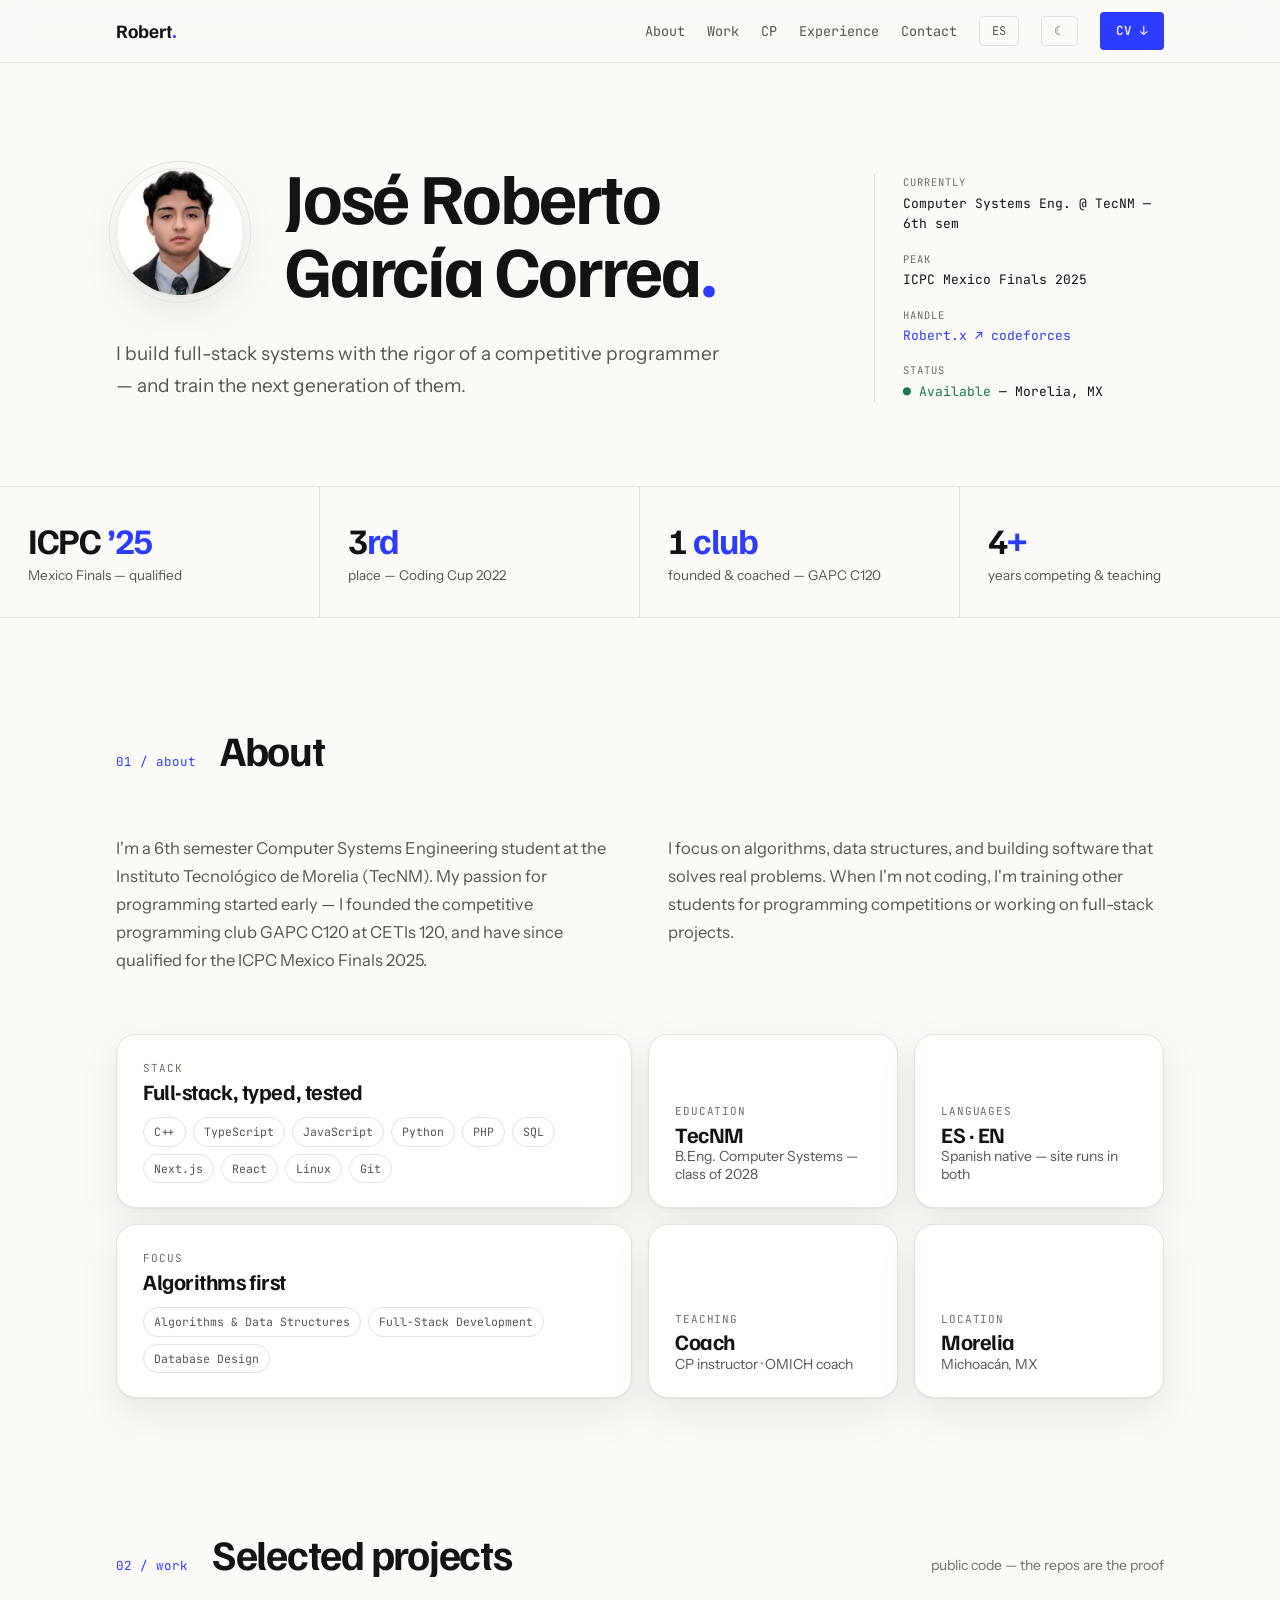
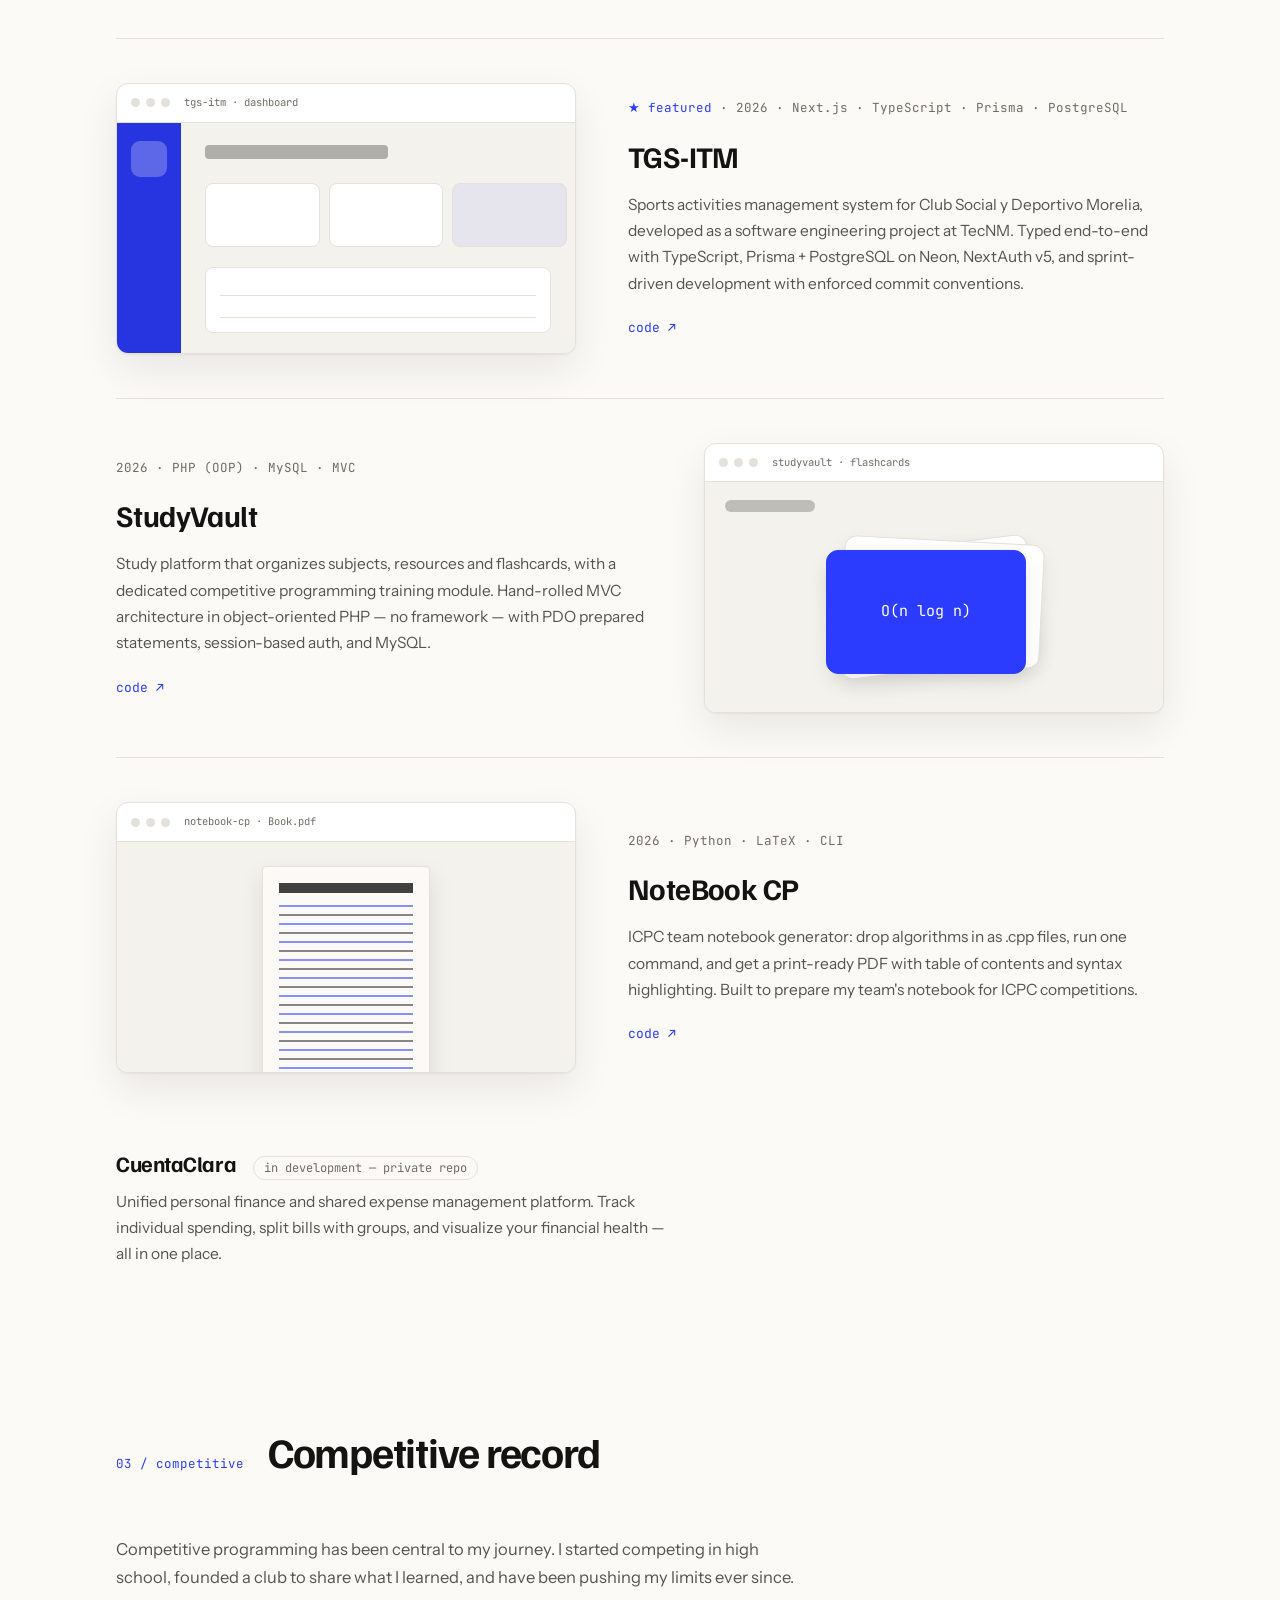
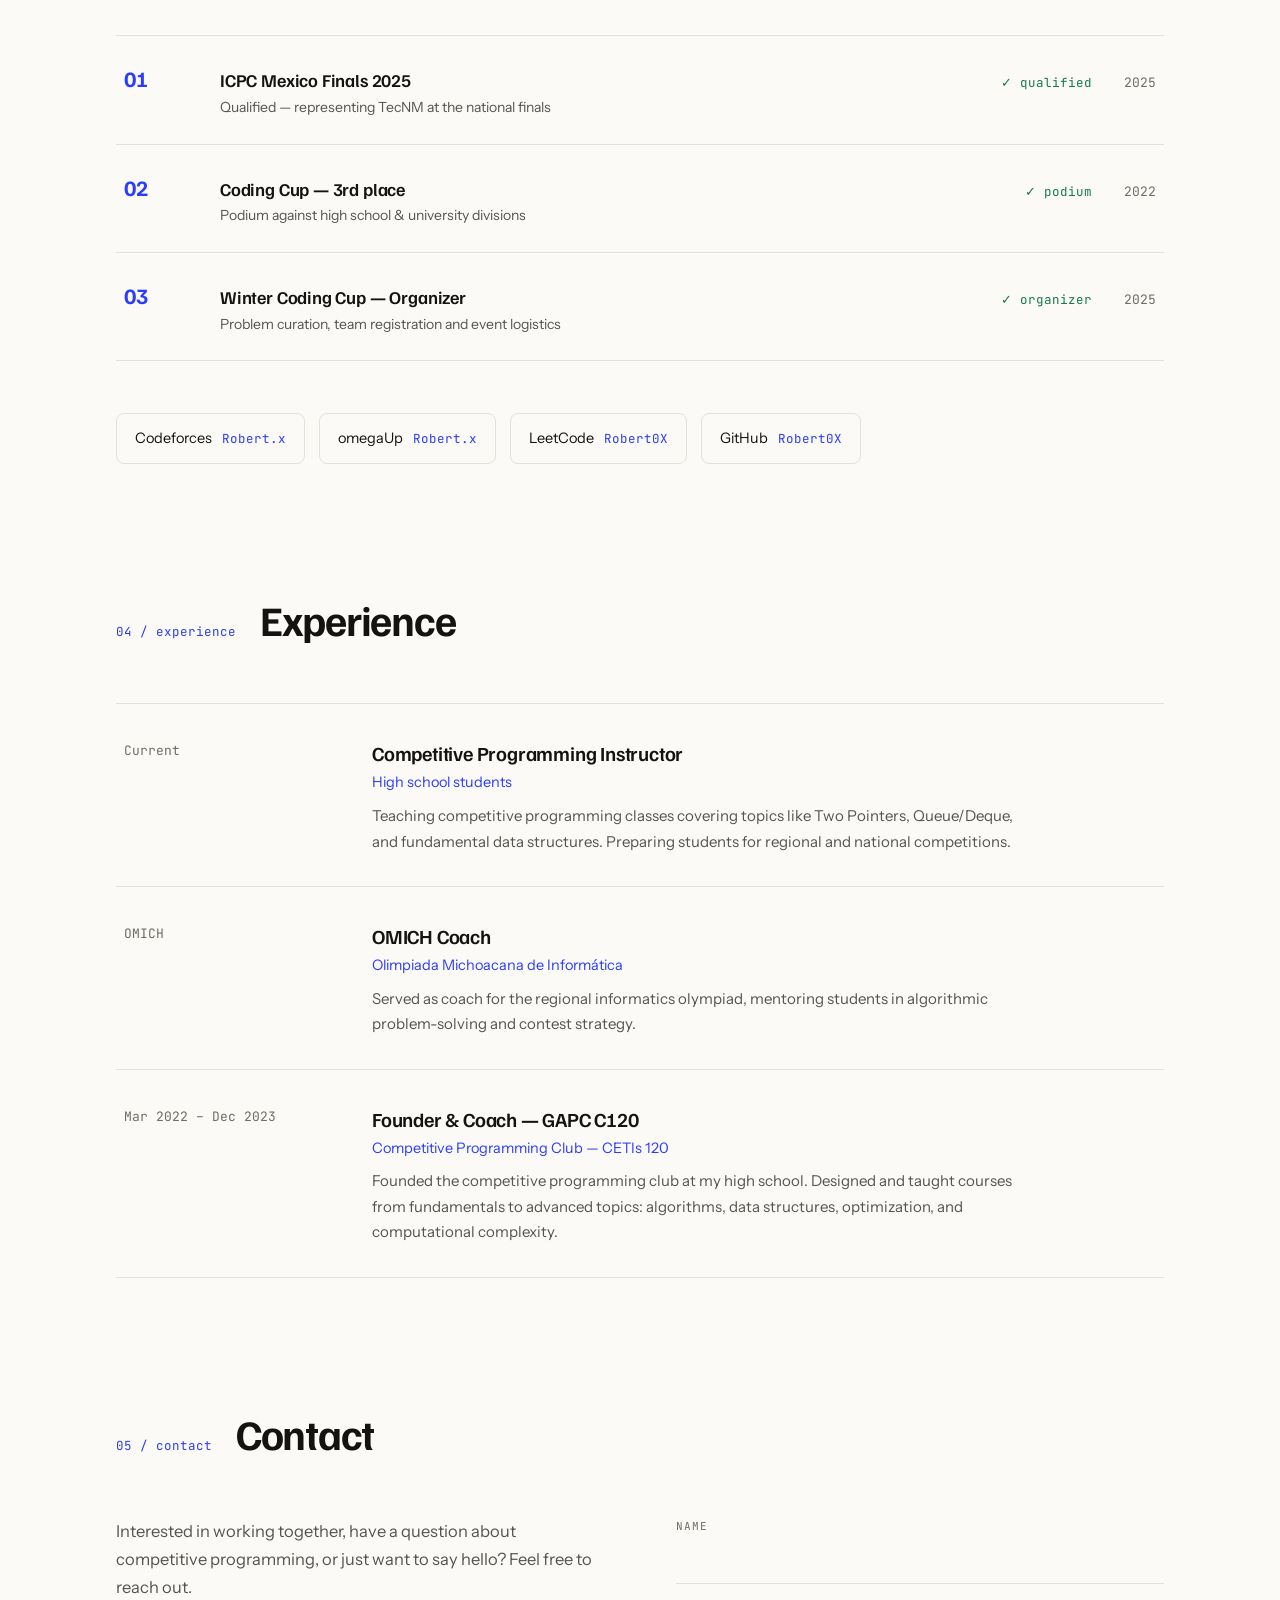
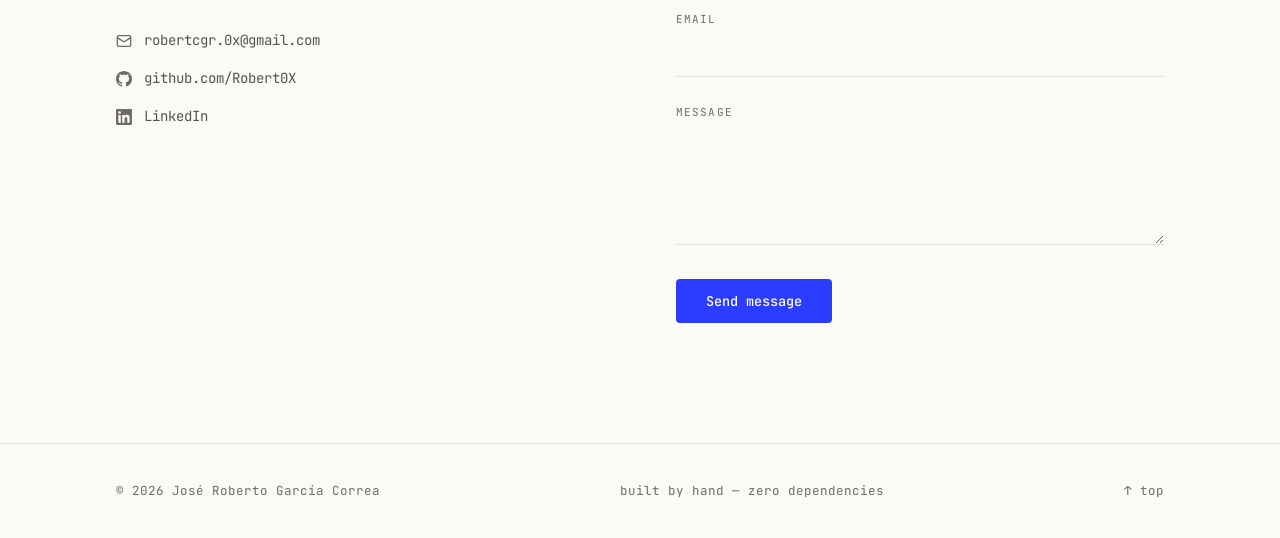
<file: index.html>
<!DOCTYPE html>
<html lang="en" data-lang="en" data-theme="light">
<head>
    <meta charset="UTF-8">
    <meta name="viewport" content="width=device-width, initial-scale=1.0">
    <title>José Roberto García Correa — Software Engineer</title>
    <meta name="description" content="Competitive programmer, software engineer, and Computer Systems Engineering student at TecNM. ICPC Mexico Finals 2025 qualifier, founder of GAPC C120.">
    <link rel="canonical" href="https://robert0x.github.io/portfolio/">
    <meta name="theme-color" content="#fbfaf7">

    <!-- Icons & Manifest -->
    <link rel="icon" href="favicon.ico" sizes="32x32">
    <link rel="icon" type="image/svg+xml" href="assets/img/favicon.svg">
    <link rel="icon" type="image/png" sizes="32x32" href="assets/img/favicon-32x32.png">
    <link rel="apple-touch-icon" sizes="180x180" href="assets/img/apple-touch-icon.png">
    <link rel="manifest" href="site.webmanifest">

    <!-- Open Graph -->
    <meta property="og:type" content="website">
    <meta property="og:url" content="https://robert0x.github.io/portfolio/">
    <meta property="og:site_name" content="Robert García — Portfolio">
    <meta property="og:title" content="José Roberto García Correa — Software Engineer">
    <meta property="og:description" content="Competitive programmer, software engineer, and Computer Systems Engineering student at TecNM. ICPC Mexico Finals 2025 qualifier, founder of GAPC C120.">
    <meta property="og:image" content="https://robert0x.github.io/portfolio/assets/img/og-image.png">
    <meta property="og:image:width" content="1200">
    <meta property="og:image:height" content="630">
    <meta property="og:image:alt" content="José Roberto García Correa — Software Engineer & Competitive Programmer">
    <meta property="og:locale" content="en_US">
    <meta property="og:locale:alternate" content="es_MX">

    <!-- Twitter Card -->
    <meta name="twitter:card" content="summary_large_image">
    <meta name="twitter:title" content="José Roberto García Correa — Software Engineer">
    <meta name="twitter:description" content="Competitive programmer, software engineer, and Computer Systems Engineering student at TecNM. ICPC Mexico Finals 2025 qualifier, founder of GAPC C120.">
    <meta name="twitter:image" content="https://robert0x.github.io/portfolio/assets/img/og-image.png">

    <!-- Structured Data -->
    <script type="application/ld+json">
    {
        "@context": "https://schema.org",
        "@type": "Person",
        "name": "José Roberto García Correa",
        "alternateName": "Robert0X",
        "url": "https://robert0x.github.io/portfolio/",
        "image": "https://robert0x.github.io/portfolio/assets/img/profile.jpg",
        "jobTitle": "Software Engineering Student",
        "affiliation": {
            "@type": "CollegeOrUniversity",
            "name": "Instituto Tecnológico de Morelia (TecNM)"
        },
        "email": "mailto:robertcgr.0x@gmail.com",
        "sameAs": [
            "https://github.com/Robert0X",
            "https://codeforces.com/profile/Robert.x",
            "https://www.linkedin.com/in/jos%C3%A9-roberto-garc%C3%ADa-correa-15b37b360/",
            "https://leetcode.com/Robert0X",
            "https://omegaup.com/profile/Robert.x"
        ]
    }
    </script>

    <!-- Theme anti-flash: set data-theme and browser-chrome color before first paint.
         The two hex values mirror the --paper tokens in css/style.css. -->
    <script>(function(){try{var t=localStorage.getItem('portfolio-theme');if(!t)t=matchMedia('(prefers-color-scheme: dark)').matches?'dark':'light';document.documentElement.dataset.theme=t;var m=document.querySelector('meta[name="theme-color"]');if(m)m.setAttribute('content',t==='dark'?'#101013':'#fbfaf7');}catch(e){}})();</script>

    <link rel="preconnect" href="https://fonts.googleapis.com">
    <link rel="preconnect" href="https://fonts.gstatic.com" crossorigin>
    <!-- Fonts load async (display=swap) so first paint is never blocked on them -->
    <link rel="preload" as="style" href="https://fonts.googleapis.com/css2?family=Familjen+Grotesk:wght@600;700&family=Instrument+Sans:wght@400;600&family=JetBrains+Mono:wght@400;500&display=swap">
    <link rel="stylesheet" href="https://fonts.googleapis.com/css2?family=Familjen+Grotesk:wght@600;700&family=Instrument+Sans:wght@400;600&family=JetBrains+Mono:wght@400;500&display=swap" media="print" onload="this.media='all'">
    <noscript><link rel="stylesheet" href="https://fonts.googleapis.com/css2?family=Familjen+Grotesk:wght@600;700&family=Instrument+Sans:wght@400;600&family=JetBrains+Mono:wght@400;500&display=swap"></noscript>
    <link rel="stylesheet" href="css/style.css">
</head>
<body>

    <!-- Navigation -->
    <nav class="nav" id="nav">
        <div class="nav__in">
            <a href="#hero" class="nav__logo">Robert<i>.</i></a>
            <div class="nav__links">
                <a class="lnk" href="#about" data-en="About" data-es="Sobre mí">About</a>
                <a class="lnk" href="#projects" data-en="Work" data-es="Proyectos">Work</a>
                <a class="lnk" href="#competitive" data-en="CP" data-es="CP">CP</a>
                <a class="lnk" href="#experience" data-en="Experience" data-es="Experiencia">Experience</a>
                <a class="lnk" href="#contact" data-en="Contact" data-es="Contacto">Contact</a>
            </div>
            <button class="nav__btn" id="langToggle" type="button">ES</button>
            <button class="nav__btn" id="themeToggle" type="button" aria-label="Toggle theme">☾</button>
            <a class="nav__cv" href="assets/CV_RobertGarcia.pdf" download>CV ↓</a>
            <button class="nav__mobile-toggle" id="mobileToggle" type="button" aria-label="Menu">
                <span></span>
                <span></span>
            </button>
        </div>
    </nav>

    <!-- Mobile Menu -->
    <div class="mobile-menu" id="mobileMenu">
        <a href="#about" data-en="About" data-es="Sobre mí">About</a>
        <a href="#projects" data-en="Work" data-es="Proyectos">Work</a>
        <a href="#competitive" data-en="Competitive" data-es="Competitiva">Competitive</a>
        <a href="#experience" data-en="Experience" data-es="Experiencia">Experience</a>
        <a href="#contact" data-en="Contact" data-es="Contacto">Contact</a>
    </div>

    <!-- Hero -->
    <header class="wrap" id="hero">
        <div class="hero">
            <div>
                <div class="hero__head">
                    <span class="hero__photo"><img src="assets/img/profile.jpg" alt="José Roberto García Correa" width="280" height="280" fetchpriority="high"></span>
                    <h1 class="hero__name">
                        <span class="line"><span>José Roberto</span></span>
                        <span class="line"><span>García Correa<em>.</em></span></span>
                    </h1>
                </div>
                <p class="hero__bio" data-en="I build full-stack systems with the rigor of a competitive programmer — and train the next generation of them." data-es="Construyo sistemas full-stack con el rigor de un programador competitivo — y entreno a la siguiente generación.">I build full-stack systems with the rigor of a competitive programmer — and train the next generation of them.</p>
            </div>
            <dl class="spec">
                <div>
                    <dt data-en="Currently" data-es="Actualmente">Currently</dt>
                    <dd data-en="Computer Systems Eng. @ TecNM — 6th sem" data-es="Ing. en Sistemas @ TecNM — 6to sem">Computer Systems Eng. @ TecNM — 6th sem</dd>
                </div>
                <div>
                    <dt data-en="Peak" data-es="Cima">Peak</dt>
                    <dd>ICPC Mexico Finals 2025</dd>
                </div>
                <div>
                    <dt>Handle</dt>
                    <dd><a href="https://codeforces.com/profile/Robert.x" target="_blank" rel="noopener">Robert.x ↗ codeforces</a></dd>
                </div>
                <div>
                    <dt data-en="Status" data-es="Estado">Status</dt>
                    <dd><span class="ok" data-en="● Available" data-es="● Disponible">● Available</span> — Morelia, MX</dd>
                </div>
            </dl>
        </div>
    </header>

    <main>
    <!-- Proof Strip -->
    <section class="proof">
        <div class="proof__item" data-reveal>
            <div class="proof__n">ICPC <i>’25</i></div>
            <div class="proof__l" data-en="Mexico Finals — qualified" data-es="Final Nacional — clasificado">Mexico Finals — qualified</div>
        </div>
        <div class="proof__item" data-reveal>
            <div class="proof__n"><span data-count="3">3</span><i data-en="rd" data-es="ro">rd</i></div>
            <div class="proof__l" data-en="place — Coding Cup 2022" data-es="lugar — Coding Cup 2022">place — Coding Cup 2022</div>
        </div>
        <div class="proof__item" data-reveal>
            <div class="proof__n"><span data-count="1">1</span> <i data-en="club" data-es="club">club</i></div>
            <div class="proof__l" data-en="founded &amp; coached — GAPC C120" data-es="fundado y entrenado — GAPC C120">founded &amp; coached — GAPC C120</div>
        </div>
        <div class="proof__item" data-reveal>
            <div class="proof__n"><span data-count="4">4</span><i>+</i></div>
            <div class="proof__l" data-en="years competing &amp; teaching" data-es="años compitiendo y enseñando">years competing &amp; teaching</div>
        </div>
    </section>

    <!-- About -->
    <section class="wrap sect" id="about">
        <div class="sect__head" data-reveal>
            <span class="sect__num" data-en="01 / about" data-es="01 / sobre mí">01 / about</span>
            <h2 class="sect__title" data-en="About" data-es="Sobre mí">About</h2>
        </div>
        <div class="about__text" data-reveal>
            <p data-en="I'm a 6th semester Computer Systems Engineering student at the Instituto Tecnológico de Morelia (TecNM). My passion for programming started early — I founded the competitive programming club GAPC C120 at CETIs 120, and have since qualified for the ICPC Mexico Finals 2025." data-es="Soy estudiante de 6to semestre de Ingeniería en Sistemas Computacionales en el Instituto Tecnológico de Morelia (TecNM). Mi pasión por la programación comenzó temprano — fundé el club de programación competitiva GAPC C120 en el CETIs 120, y desde entonces me he clasificado al ICPC Mexico Finals 2025.">I'm a 6th semester Computer Systems Engineering student at the Instituto Tecnológico de Morelia (TecNM). My passion for programming started early — I founded the competitive programming club GAPC C120 at CETIs 120, and have since qualified for the ICPC Mexico Finals 2025.</p>
            <p data-en="I focus on algorithms, data structures, and building software that solves real problems. When I'm not coding, I'm training other students for programming competitions or working on full-stack projects." data-es="Me enfoco en algoritmos, estructuras de datos y construir software que resuelva problemas reales. Cuando no estoy programando, entreno a otros estudiantes para competencias de programación o trabajo en proyectos full-stack.">I focus on algorithms, data structures, and building software that solves real problems. When I'm not coding, I'm training other students for programming competitions or working on full-stack projects.</p>
        </div>
        <div class="bento">
            <div class="cell cell--2w" data-reveal>
                <span class="cell__k">Stack</span>
                <span class="cell__v" data-en="Full-stack, typed, tested" data-es="Full-stack, tipado, probado">Full-stack, typed, tested</span>
                <div class="cell__chips">
                    <span class="chip">C++</span>
                    <span class="chip">TypeScript</span>
                    <span class="chip">JavaScript</span>
                    <span class="chip">Python</span>
                    <span class="chip">PHP</span>
                    <span class="chip">SQL</span>
                    <span class="chip">Next.js</span>
                    <span class="chip">React</span>
                    <span class="chip">Linux</span>
                    <span class="chip">Git</span>
                </div>
            </div>
            <div class="cell" data-reveal>
                <span class="cell__k" data-en="Education" data-es="Educación">Education</span>
                <span class="cell__v">TecNM<small data-en="B.Eng. Computer Systems — class of 2028" data-es="Ing. en Sistemas — generación 2028">B.Eng. Computer Systems — class of 2028</small></span>
            </div>
            <div class="cell" data-reveal>
                <span class="cell__k" data-en="Languages" data-es="Idiomas">Languages</span>
                <span class="cell__v">ES · EN<small data-en="Spanish native — site runs in both" data-es="Español nativo — el sitio corre en ambos">Spanish native — site runs in both</small></span>
            </div>
            <div class="cell cell--2w" data-reveal>
                <span class="cell__k" data-en="Focus" data-es="Enfoque">Focus</span>
                <span class="cell__v" data-en="Algorithms first" data-es="Algoritmos primero">Algorithms first</span>
                <div class="cell__chips">
                    <span class="chip" data-en="Algorithms &amp; Data Structures" data-es="Algoritmos y Estructuras de Datos">Algorithms &amp; Data Structures</span>
                    <span class="chip" data-en="Full-Stack Development" data-es="Desarrollo Full-Stack">Full-Stack Development</span>
                    <span class="chip" data-en="Database Design" data-es="Diseño de Bases de Datos">Database Design</span>
                </div>
            </div>
            <div class="cell" data-reveal>
                <span class="cell__k" data-en="Teaching" data-es="Enseñanza">Teaching</span>
                <span class="cell__v">Coach<small data-en="CP instructor · OMICH coach" data-es="Instructor de PC · coach OMICH">CP instructor · OMICH coach</small></span>
            </div>
            <div class="cell" data-reveal>
                <span class="cell__k" data-en="Location" data-es="Ubicación">Location</span>
                <span class="cell__v">Morelia<small>Michoacán, MX</small></span>
            </div>
        </div>
    </section>

    <!-- Projects -->
    <section class="wrap sect" id="projects">
        <div class="sect__head" data-reveal>
            <span class="sect__num" data-en="02 / work" data-es="02 / proyectos">02 / work</span>
            <h2 class="sect__title" data-en="Selected projects" data-es="Proyectos seleccionados">Selected projects</h2>
            <span class="sect__note" data-en="public code — the repos are the proof" data-es="código público — los repos son la prueba">public code — the repos are the proof</span>
        </div>

        <article class="proj" data-reveal>
            <div class="frame">
                <div class="frame__bar"><i></i><i></i><i></i><span>tgs-itm · dashboard</span></div>
                <div class="frame__body ui-tgs"><div class="s"></div><div class="h"></div><div class="c1"></div><div class="c2"></div><div class="c3"></div><div class="t"></div></div>
            </div>
            <div>
                <p class="proj__meta"><span class="star" data-en="★ featured" data-es="★ destacado">★ featured</span> · 2026 · Next.js · TypeScript · Prisma · PostgreSQL</p>
                <h3 class="proj__name">TGS-ITM</h3>
                <p class="proj__desc" data-en="Sports activities management system for Club Social y Deportivo Morelia, developed as a software engineering project at TecNM. Typed end-to-end with TypeScript, Prisma + PostgreSQL on Neon, NextAuth v5, and sprint-driven development with enforced commit conventions." data-es="Sistema de control de actividades deportivas para el Club Social y Deportivo Morelia, desarrollado como proyecto de Ingeniería de Software en el TecNM. Tipado de extremo a extremo con TypeScript, Prisma + PostgreSQL en Neon, NextAuth v5 y desarrollo por sprints con convenciones de commits aplicadas.">Sports activities management system for Club Social y Deportivo Morelia, developed as a software engineering project at TecNM. Typed end-to-end with TypeScript, Prisma + PostgreSQL on Neon, NextAuth v5, and sprint-driven development with enforced commit conventions.</p>
                <div class="proj__links">
                    <a href="https://github.com/Robert0X/TGS-ITM" target="_blank" rel="noopener" data-en="code ↗" data-es="código ↗">code ↗</a>
                </div>
            </div>
        </article>

        <article class="proj proj--alt" data-reveal>
            <div class="frame">
                <div class="frame__bar"><i></i><i></i><i></i><span>studyvault · flashcards</span></div>
                <div class="frame__body ui-sv"><span class="pill"></span><div class="deck"><div class="card-f"></div><div class="card-f"></div><div class="card-f"></div></div></div>
            </div>
            <div>
                <p class="proj__meta">2026 · PHP (OOP) · MySQL · MVC</p>
                <h3 class="proj__name">StudyVault</h3>
                <p class="proj__desc" data-en="Study platform that organizes subjects, resources and flashcards, with a dedicated competitive programming training module. Hand-rolled MVC architecture in object-oriented PHP — no framework — with PDO prepared statements, session-based auth, and MySQL." data-es="Plataforma de estudio que organiza materias, recursos y flashcards, con un módulo dedicado al entrenamiento de programación competitiva. Arquitectura MVC construida desde cero en PHP orientado a objetos — sin framework — con consultas preparadas PDO, autenticación por sesiones y MySQL.">Study platform that organizes subjects, resources and flashcards, with a dedicated competitive programming training module. Hand-rolled MVC architecture in object-oriented PHP — no framework — with PDO prepared statements, session-based auth, and MySQL.</p>
                <div class="proj__links">
                    <a href="https://github.com/Robert0X/studyvault" target="_blank" rel="noopener" data-en="code ↗" data-es="código ↗">code ↗</a>
                </div>
            </div>
        </article>

        <article class="proj" data-reveal>
            <div class="frame">
                <div class="frame__bar"><i></i><i></i><i></i><span>notebook-cp · Book.pdf</span></div>
                <div class="frame__body ui-nb"><div class="page"></div></div>
            </div>
            <div>
                <p class="proj__meta">2026 · Python · LaTeX · CLI</p>
                <h3 class="proj__name">NoteBook CP</h3>
                <p class="proj__desc" data-en="ICPC team notebook generator: drop algorithms in as .cpp files, run one command, and get a print-ready PDF with table of contents and syntax highlighting. Built to prepare my team's notebook for ICPC competitions." data-es="Generador del notebook de equipo para ICPC: agrega algoritmos como archivos .cpp, ejecuta un comando y obtén un PDF listo para imprimir con tabla de contenidos y resaltado de sintaxis. Creado para preparar el notebook de mi equipo rumbo a competencias ICPC.">ICPC team notebook generator: drop algorithms in as .cpp files, run one command, and get a print-ready PDF with table of contents and syntax highlighting. Built to prepare my team's notebook for ICPC competitions.</p>
                <div class="proj__links">
                    <a href="https://github.com/Robert0X/NoteBook-CP" target="_blank" rel="noopener" data-en="code ↗" data-es="código ↗">code ↗</a>
                </div>
            </div>
        </article>

        <article class="proj--min" data-reveal>
            <h3 class="proj__name">CuentaClara</h3>
            <span class="proj__status" data-en="in development — private repo" data-es="en desarrollo — repo privado">in development — private repo</span>
            <p class="proj__desc" data-en="Unified personal finance and shared expense management platform. Track individual spending, split bills with groups, and visualize your financial health — all in one place." data-es="Plataforma unificada de finanzas personales y gestión de gastos compartidos. Rastrea gastos individuales, divide cuentas con grupos y visualiza tu salud financiera — todo en un solo lugar.">Unified personal finance and shared expense management platform. Track individual spending, split bills with groups, and visualize your financial health — all in one place.</p>
        </article>
    </section>

    <!-- Competitive Programming -->
    <section class="wrap sect" id="competitive">
        <div class="sect__head" data-reveal>
            <span class="sect__num" data-en="03 / competitive" data-es="03 / competitiva">03 / competitive</span>
            <h2 class="sect__title" data-en="Competitive record" data-es="Historial competitivo">Competitive record</h2>
        </div>
        <p class="cp__intro" data-reveal data-en="Competitive programming has been central to my journey. I started competing in high school, founded a club to share what I learned, and have been pushing my limits ever since." data-es="La programación competitiva ha sido central en mi trayectoria. Comencé a competir en bachillerato, fundé un club para compartir lo que aprendí, y desde entonces no he dejado de superar mis límites.">Competitive programming has been central to my journey. I started competing in high school, founded a club to share what I learned, and have been pushing my limits ever since.</p>
        <div class="stand" data-reveal>
            <div class="stand__row">
                <span class="stand__rank">01</span>
                <div class="stand__what">
                    <b>ICPC Mexico Finals 2025</b>
                    <small data-en="Qualified — representing TecNM at the national finals" data-es="Clasificado — representando al TecNM en la final nacional">Qualified — representing TecNM at the national finals</small>
                </div>
                <span class="stand__verdict" data-en="✓ qualified" data-es="✓ clasificado">✓ qualified</span>
                <span class="stand__year">2025</span>
            </div>
            <div class="stand__row">
                <span class="stand__rank">02</span>
                <div class="stand__what">
                    <b data-en="Coding Cup — 3rd place" data-es="Coding Cup — 3er lugar">Coding Cup — 3rd place</b>
                    <small data-en="Podium against high school &amp; university divisions" data-es="Podio contra divisiones de bachillerato y licenciatura">Podium against high school &amp; university divisions</small>
                </div>
                <span class="stand__verdict" data-en="✓ podium" data-es="✓ podio">✓ podium</span>
                <span class="stand__year">2022</span>
            </div>
            <div class="stand__row">
                <span class="stand__rank">03</span>
                <div class="stand__what">
                    <b data-en="Winter Coding Cup — Organizer" data-es="Winter Coding Cup — Organizador">Winter Coding Cup — Organizer</b>
                    <small data-en="Problem curation, team registration and event logistics" data-es="Curación de problemas, registro de equipos y logística del evento">Problem curation, team registration and event logistics</small>
                </div>
                <span class="stand__verdict" data-en="✓ organizer" data-es="✓ organizador">✓ organizer</span>
                <span class="stand__year">2025</span>
            </div>
        </div>
        <div class="profiles" data-reveal>
            <a href="https://codeforces.com/profile/Robert.x" target="_blank" rel="noopener">Codeforces <span class="handle">Robert.x</span></a>
            <a href="https://omegaup.com/profile/Robert.x" target="_blank" rel="noopener">omegaUp <span class="handle">Robert.x</span></a>
            <a href="https://leetcode.com/Robert0X" target="_blank" rel="noopener">LeetCode <span class="handle">Robert0X</span></a>
            <a href="https://github.com/Robert0X" target="_blank" rel="noopener">GitHub <span class="handle">Robert0X</span></a>
        </div>
    </section>

    <!-- Experience -->
    <section class="wrap sect" id="experience">
        <div class="sect__head" data-reveal>
            <span class="sect__num" data-en="04 / experience" data-es="04 / experiencia">04 / experience</span>
            <h2 class="sect__title" data-en="Experience" data-es="Experiencia">Experience</h2>
        </div>
        <div class="exp">
            <div class="exp__row" data-reveal>
                <span class="exp__date" data-en="Current" data-es="Actual">Current</span>
                <div>
                    <h3 class="exp__role" data-en="Competitive Programming Instructor" data-es="Instructor de Programación Competitiva">Competitive Programming Instructor</h3>
                    <p class="exp__org" data-en="High school students" data-es="Estudiantes de bachillerato">High school students</p>
                    <p class="exp__desc" data-en="Teaching competitive programming classes covering topics like Two Pointers, Queue/Deque, and fundamental data structures. Preparing students for regional and national competitions." data-es="Impartición de clases de programación competitiva cubriendo temas como Two Pointers, Queue/Deque y estructuras de datos fundamentales. Preparando estudiantes para competencias regionales y nacionales.">Teaching competitive programming classes covering topics like Two Pointers, Queue/Deque, and fundamental data structures. Preparing students for regional and national competitions.</p>
                </div>
            </div>
            <div class="exp__row" data-reveal>
                <span class="exp__date">OMICH</span>
                <div>
                    <h3 class="exp__role" data-en="OMICH Coach" data-es="Entrenador OMICH">OMICH Coach</h3>
                    <p class="exp__org">Olimpiada Michoacana de Informática</p>
                    <p class="exp__desc" data-en="Served as coach for the regional informatics olympiad, mentoring students in algorithmic problem-solving and contest strategy." data-es="Fungí como entrenador para la olimpiada regional de informática, mentoreando estudiantes en resolución algorítmica de problemas y estrategia de concurso.">Served as coach for the regional informatics olympiad, mentoring students in algorithmic problem-solving and contest strategy.</p>
                </div>
            </div>
            <div class="exp__row" data-reveal>
                <span class="exp__date" data-en="Mar 2022 – Dec 2023" data-es="Mar 2022 – Dic 2023">Mar 2022 – Dec 2023</span>
                <div>
                    <h3 class="exp__role" data-en="Founder &amp; Coach — GAPC C120" data-es="Fundador y Entrenador — GAPC C120">Founder &amp; Coach — GAPC C120</h3>
                    <p class="exp__org" data-en="Competitive Programming Club — CETIs 120" data-es="Club de Programación Competitiva — CETIs 120">Competitive Programming Club — CETIs 120</p>
                    <p class="exp__desc" data-en="Founded the competitive programming club at my high school. Designed and taught courses from fundamentals to advanced topics: algorithms, data structures, optimization, and computational complexity." data-es="Fundé el club de programación competitiva en mi bachillerato. Diseñé e impartí cursos desde fundamentos hasta temas avanzados: algoritmos, estructuras de datos, optimización y complejidad computacional.">Founded the competitive programming club at my high school. Designed and taught courses from fundamentals to advanced topics: algorithms, data structures, optimization, and computational complexity.</p>
                </div>
            </div>
        </div>
    </section>

    <!-- Contact -->
    <section class="wrap sect" id="contact">
        <div class="sect__head" data-reveal>
            <span class="sect__num" data-en="05 / contact" data-es="05 / contacto">05 / contact</span>
            <h2 class="sect__title" data-en="Contact" data-es="Contacto">Contact</h2>
        </div>
        <div class="contact__grid">
            <div data-reveal>
                <p class="contact__text" data-en="Interested in working together, have a question about competitive programming, or just want to say hello? Feel free to reach out." data-es="¿Interesado en trabajar juntos, tienes una pregunta sobre programación competitiva, o simplemente quieres saludar? No dudes en contactarme.">Interested in working together, have a question about competitive programming, or just want to say hello? Feel free to reach out.</p>
                <div class="contact__links">
                    <a href="mailto:robertcgr.0x@gmail.com">
                        <svg width="16" height="16" viewBox="0 0 24 24" fill="none" stroke="currentColor" stroke-width="2" stroke-linecap="round" stroke-linejoin="round"><rect x="2" y="4" width="20" height="16" rx="2"/><path d="m22 7-8.97 5.7a1.94 1.94 0 0 1-2.06 0L2 7"/></svg>
                        <span>robertcgr.0x@gmail.com</span>
                    </a>
                    <a href="https://github.com/Robert0X" target="_blank" rel="noopener">
                        <svg width="16" height="16" viewBox="0 0 24 24" fill="currentColor"><path d="M12 0c-6.626 0-12 5.373-12 12 0 5.302 3.438 9.8 8.207 11.387.599.111.793-.261.793-.577v-2.234c-3.338.726-4.033-1.416-4.033-1.416-.546-1.387-1.333-1.756-1.333-1.756-1.089-.745.083-.729.083-.729 1.205.084 1.839 1.237 1.839 1.237 1.07 1.834 2.807 1.304 3.492.997.107-.775.418-1.305.762-1.604-2.665-.305-5.467-1.334-5.467-5.931 0-1.311.469-2.381 1.236-3.221-.124-.303-.535-1.524.117-3.176 0 0 1.008-.322 3.301 1.23.957-.266 1.983-.399 3.003-.404 1.02.005 2.047.138 3.006.404 2.291-1.552 3.297-1.23 3.297-1.23.653 1.653.242 2.874.118 3.176.77.84 1.235 1.911 1.235 3.221 0 4.609-2.807 5.624-5.479 5.921.43.372.823 1.102.823 2.222v3.293c0 .319.192.694.801.576 4.765-1.589 8.199-6.086 8.199-11.386 0-6.627-5.373-12-12-12z"/></svg>
                        <span>github.com/Robert0X</span>
                    </a>
                    <a href="https://www.linkedin.com/in/jos%C3%A9-roberto-garc%C3%ADa-correa-15b37b360/" target="_blank" rel="noopener">
                        <svg width="16" height="16" viewBox="0 0 24 24" fill="currentColor"><path d="M20.447 20.452h-3.554v-5.569c0-1.328-.027-3.037-1.852-3.037-1.853 0-2.136 1.445-2.136 2.939v5.667H9.351V9h3.414v1.561h.046c.477-.9 1.637-1.85 3.37-1.85 3.601 0 4.267 2.37 4.267 5.455v6.286zM5.337 7.433a2.062 2.062 0 0 1-2.063-2.065 2.064 2.064 0 1 1 2.063 2.065zm1.782 13.019H3.555V9h3.564v11.452zM22.225 0H1.771C.792 0 0 .774 0 1.729v20.542C0 23.227.792 24 1.771 24h20.451C23.2 24 24 23.227 24 22.271V1.729C24 .774 23.2 0 22.222 0h.003z"/></svg>
                        <span>LinkedIn</span>
                    </a>
                </div>
            </div>
            <form class="contact__form" id="contactForm" action="https://formsubmit.co/robertcgr.0x@gmail.com" method="POST" data-reveal>
                <input type="hidden" name="_captcha" value="false">
                <input type="hidden" name="_next" value="https://robert0x.github.io/portfolio/#contact">
                <div class="form-group">
                    <label for="name" class="form-label" data-en="Name" data-es="Nombre">Name</label>
                    <input type="text" id="name" name="name" class="form-input" required>
                </div>
                <div class="form-group">
                    <label for="email" class="form-label">Email</label>
                    <input type="email" id="email" name="email" class="form-input" required>
                </div>
                <div class="form-group">
                    <label for="message" class="form-label" data-en="Message" data-es="Mensaje">Message</label>
                    <textarea id="message" name="message" class="form-input form-input--textarea" rows="5" required></textarea>
                </div>
                <button type="submit" class="form-button" data-en="Send message" data-es="Enviar mensaje">Send message</button>
            </form>
        </div>
    </section>
    </main>

    <!-- Footer -->
    <footer class="footer">
        <div class="footer__in">
            <span>© 2026 José Roberto García Correa</span>
            <span data-en="built by hand — zero dependencies" data-es="hecho a mano — cero dependencias">built by hand — zero dependencies</span>
            <a href="#hero" data-en="↑ top" data-es="↑ arriba">↑ top</a>
        </div>
    </footer>

    <script src="js/main.js"></script>
</body>
</html>
</file>
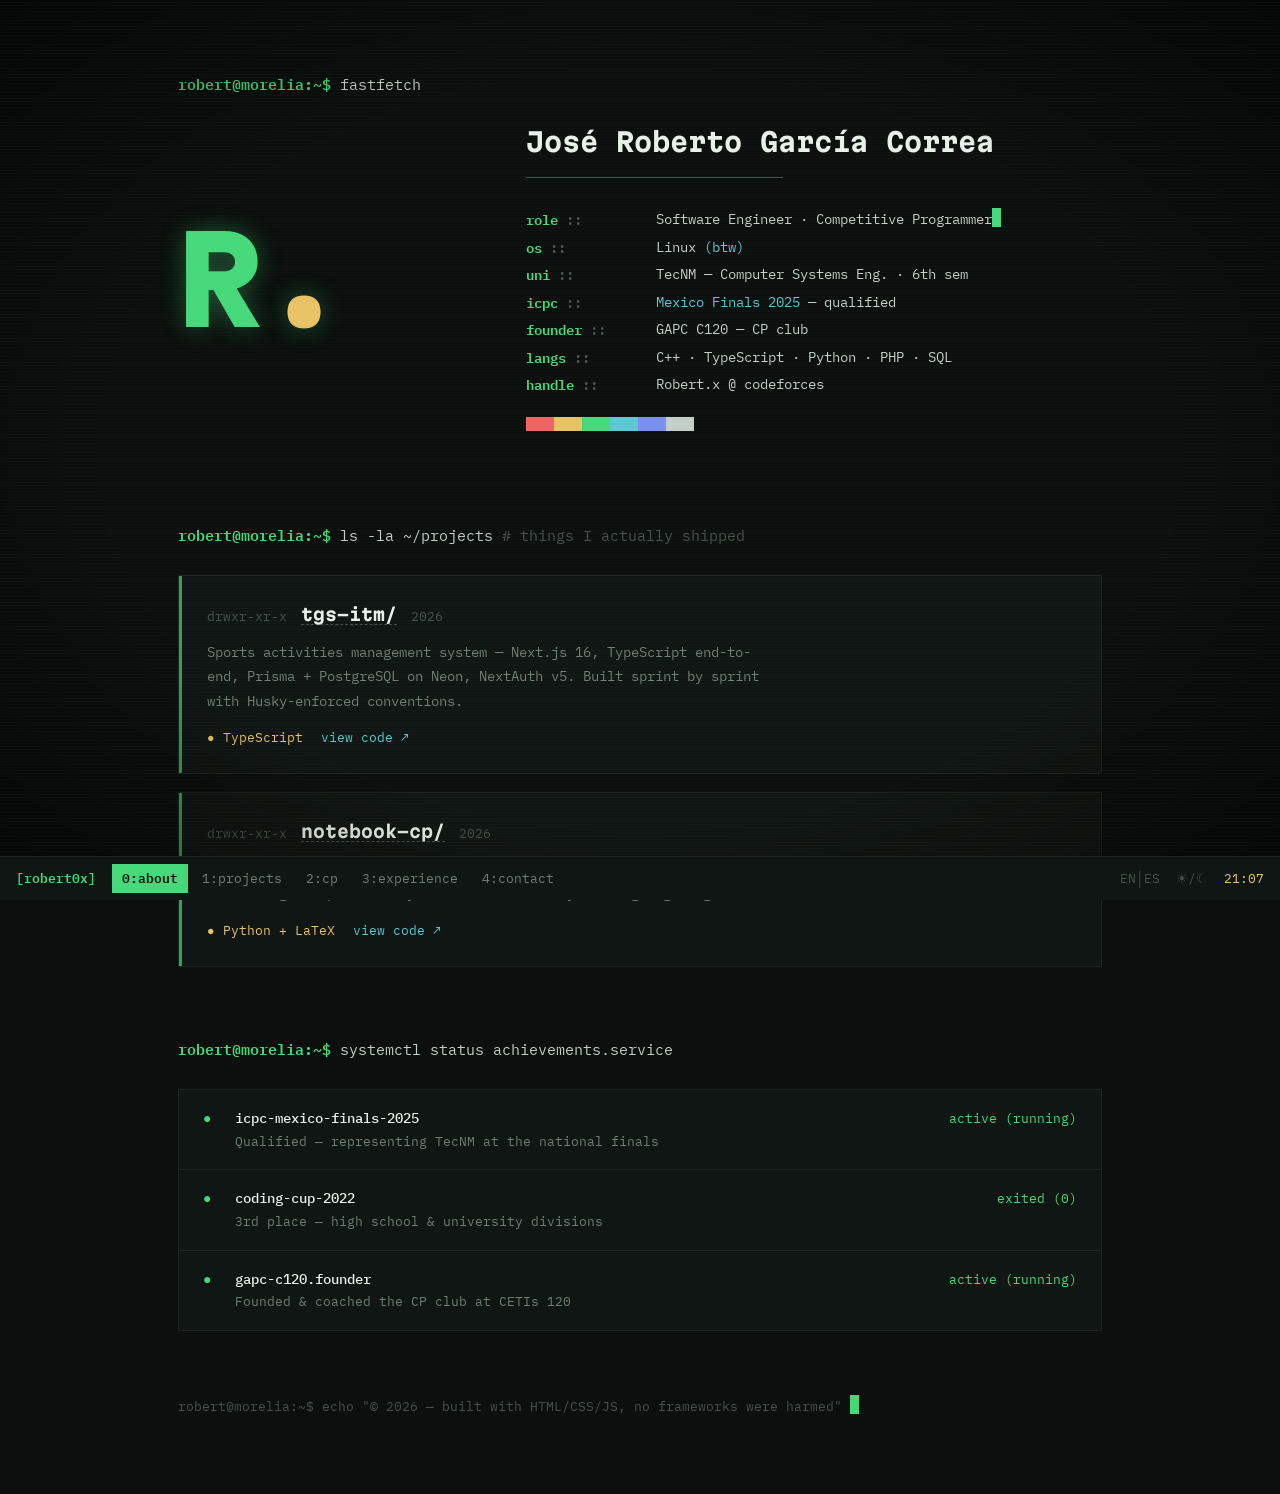
<file: design-mockups/a-terminal.html>
<!DOCTYPE html>
<html lang="en">
<head>
<meta charset="UTF-8">
<meta name="viewport" content="width=device-width, initial-scale=1.0">
<title>Propuesta A — TTY</title>
<link rel="preconnect" href="https://fonts.googleapis.com">
<link rel="preconnect" href="https://fonts.gstatic.com" crossorigin>
<link href="https://fonts.googleapis.com/css2?family=IBM+Plex+Mono:wght@400;500;600&family=Martian+Mono:wght@400;700;800&display=swap" rel="stylesheet">
<style>
:root {
    --bg: #0b0f0d;
    --bg-raised: #101613;
    --fg: #c2cfc6;
    --fg-dim: #6e7f74;
    --fg-faint: #45524a;
    --green: #46d97a;
    --amber: #e8c264;
    --cyan: #5cc8d4;
    --red: #ef6363;
    --border: #1d2620;
    --mono: 'IBM Plex Mono', monospace;
    --display: 'Martian Mono', monospace;
}
* { margin: 0; padding: 0; box-sizing: border-box; }
html { scroll-behavior: smooth; }
body {
    background: var(--bg);
    color: var(--fg);
    font-family: var(--mono);
    font-size: 15px;
    line-height: 1.75;
    padding-bottom: 44px;
}
/* CRT atmosphere: faint scanlines + vignette */
body::before {
    content: "";
    position: fixed; inset: 0;
    background:
        repeating-linear-gradient(0deg, rgba(255,255,255,0.018) 0 1px, transparent 1px 3px),
        radial-gradient(ellipse at center, transparent 60%, rgba(0,0,0,0.5));
    pointer-events: none;
    z-index: 50;
}
.wrap { max-width: 980px; margin: 0 auto; padding: 0 28px; }

/* tmux-style status bar (nav) */
.tmux {
    position: fixed; bottom: 0; left: 0; right: 0;
    background: var(--bg-raised);
    border-top: 1px solid var(--border);
    font-size: 12.5px;
    display: flex; align-items: center;
    height: 44px; z-index: 100;
    padding: 0 16px; gap: 4px;
}
.tmux__session { color: var(--green); font-weight: 600; margin-right: 12px; }
.tmux a { color: var(--fg-dim); text-decoration: none; padding: 4px 10px; }
.tmux a.active { background: var(--green); color: var(--bg); font-weight: 600; }
.tmux a:hover:not(.active) { color: var(--fg); }
.tmux__right { margin-left: auto; color: var(--fg-faint); display: flex; gap: 16px; }
.tmux__right .clock { color: var(--amber); }

/* fastfetch hero */
.hero { padding: 72px 0 48px; }
.hero__cmd { color: var(--fg-dim); margin-bottom: 28px; }
.hero__cmd .ps1 { color: var(--green); font-weight: 600; }
.hero__cmd .cmd { color: var(--fg); }
.fetch { display: grid; grid-template-columns: 300px 1fr; gap: 48px; align-items: center; }
.fetch__logo {
    font-family: var(--display);
    font-weight: 800;
    font-size: 120px;
    line-height: 0.9;
    color: var(--green);
    text-shadow: 0 0 24px rgba(70,217,122,0.35);
}
.fetch__logo span { color: var(--amber); }
.fetch__info { font-size: 14px; }
.fetch__name {
    font-family: var(--display);
    font-weight: 700;
    font-size: 26px;
    line-height: 1.25;
    color: #e8f0ea;
    margin-bottom: 6px;
}
.fetch__sep { color: var(--fg-faint); margin-bottom: 18px; }
.fetch dl { display: grid; grid-template-columns: 130px 1fr; row-gap: 3px; }
.fetch dt { color: var(--green); font-weight: 600; }
.fetch dt::after { content: " ::"; color: var(--fg-faint); }
.fetch dd { color: var(--fg); }
.fetch dd .hl { color: var(--cyan); }
.fetch__colors { display: flex; gap: 0; margin-top: 20px; }
.fetch__colors i { width: 28px; height: 14px; display: block; }
.cursor {
    display: inline-block; width: 9px; height: 19px;
    background: var(--green); vertical-align: -3px;
    animation: blink 1.1s steps(1) infinite;
}
@keyframes blink { 50% { opacity: 0; } }

/* prompt section headers */
.sect { padding: 44px 0 8px; }
.sect__prompt { margin-bottom: 26px; }
.sect__prompt .ps1 { color: var(--green); font-weight: 600; }
.sect__prompt .cmd { color: var(--fg); }
.sect__prompt .comment { color: var(--fg-faint); }

/* project = file listing entries */
.proj {
    border: 1px solid var(--border);
    background: var(--bg-raised);
    padding: 24px 28px;
    margin-bottom: 18px;
    position: relative;
}
.proj::before {
    content: ""; position: absolute; left: 0; top: 0; bottom: 0;
    width: 3px; background: var(--green); opacity: 0.7;
}
.proj__head { display: flex; align-items: baseline; gap: 14px; margin-bottom: 10px; flex-wrap: wrap; }
.proj__perm { color: var(--fg-faint); font-size: 12.5px; }
.proj__name { font-family: var(--display); font-weight: 700; font-size: 17px; color: #e8f0ea; }
.proj__name a { color: inherit; text-decoration: none; border-bottom: 1px dashed var(--fg-faint); }
.proj__name a:hover { color: var(--green); border-color: var(--green); }
.proj__desc { color: var(--fg-dim); font-size: 14px; max-width: 70ch; }
.proj__meta { display: flex; gap: 18px; margin-top: 14px; font-size: 12.5px; }
.proj__meta .lang { color: var(--amber); }
.proj__meta .link { color: var(--cyan); text-decoration: none; }
.proj__meta .link:hover { text-decoration: underline; }

/* achievements = systemctl services */
.svc { border: 1px solid var(--border); background: var(--bg-raised); }
.svc__row {
    display: grid; grid-template-columns: 18px 1fr auto;
    gap: 14px; align-items: baseline;
    padding: 16px 24px;
    border-bottom: 1px solid var(--border);
    font-size: 14px;
}
.svc__row:last-child { border-bottom: none; }
.svc__dot { color: var(--green); }
.svc__name { color: #e8f0ea; font-weight: 500; }
.svc__name small { display: block; color: var(--fg-dim); font-weight: 400; font-size: 13px; }
.svc__state { color: var(--green); font-size: 12.5px; }
footer { padding: 56px 0 32px; color: var(--fg-faint); font-size: 12.5px; }
@media (max-width: 760px) {
    .fetch { grid-template-columns: 1fr; gap: 24px; }
    .fetch__logo { font-size: 80px; }
}
</style>
</head>
<body>

<nav class="tmux">
    <span class="tmux__session">[robert0x]</span>
    <a href="#" class="active">0:about</a>
    <a href="#">1:projects</a>
    <a href="#">2:cp</a>
    <a href="#">3:experience</a>
    <a href="#">4:contact</a>
    <div class="tmux__right">
        <span>EN│ES</span><span>☀/☾</span><span class="clock">21:07</span>
    </div>
</nav>

<div class="wrap">
    <header class="hero">
        <p class="hero__cmd"><span class="ps1">robert@morelia:~$</span> <span class="cmd">fastfetch</span></p>
        <div class="fetch">
            <div class="fetch__logo">R<span>.</span></div>
            <div class="fetch__info">
                <p class="fetch__name">José Roberto García Correa</p>
                <p class="fetch__sep">────────────────────────────────</p>
                <dl>
                    <dt>role</dt><dd>Software Engineer · Competitive Programmer<span class="cursor"></span></dd>
                    <dt>os</dt><dd>Linux <span class="hl">(btw)</span></dd>
                    <dt>uni</dt><dd>TecNM — Computer Systems Eng. · 6th sem</dd>
                    <dt>icpc</dt><dd><span class="hl">Mexico Finals 2025</span> — qualified</dd>
                    <dt>founder</dt><dd>GAPC C120 — CP club</dd>
                    <dt>langs</dt><dd>C++ · TypeScript · Python · PHP · SQL</dd>
                    <dt>handle</dt><dd>Robert.x @ codeforces</dd>
                </dl>
                <div class="fetch__colors">
                    <i style="background:#ef6363"></i><i style="background:#e8c264"></i><i style="background:#46d97a"></i><i style="background:#5cc8d4"></i><i style="background:#7a8ff0"></i><i style="background:#c2cfc6"></i>
                </div>
            </div>
        </div>
    </header>

    <section class="sect">
        <p class="sect__prompt"><span class="ps1">robert@morelia:~$</span> <span class="cmd">ls -la ~/projects</span> <span class="comment"># things I actually shipped</span></p>

        <article class="proj">
            <div class="proj__head">
                <span class="proj__perm">drwxr-xr-x</span>
                <h3 class="proj__name"><a href="#">tgs-itm/</a></h3>
                <span class="proj__perm">2026</span>
            </div>
            <p class="proj__desc">Sports activities management system — Next.js 16, TypeScript end-to-end, Prisma + PostgreSQL on Neon, NextAuth v5. Built sprint by sprint with Husky-enforced conventions.</p>
            <div class="proj__meta">
                <span class="lang">● TypeScript</span>
                <a class="link" href="#">view code ↗</a>
            </div>
        </article>

        <article class="proj">
            <div class="proj__head">
                <span class="proj__perm">drwxr-xr-x</span>
                <h3 class="proj__name"><a href="#">notebook-cp/</a></h3>
                <span class="proj__perm">2026</span>
            </div>
            <p class="proj__desc">ICPC team notebook generator: drop in .cpp algorithms, run one command, get a print-ready PDF with ToC and syntax highlighting.</p>
            <div class="proj__meta">
                <span class="lang">● Python + LaTeX</span>
                <a class="link" href="#">view code ↗</a>
            </div>
        </article>
    </section>

    <section class="sect">
        <p class="sect__prompt"><span class="ps1">robert@morelia:~$</span> <span class="cmd">systemctl status achievements.service</span></p>
        <div class="svc">
            <div class="svc__row">
                <span class="svc__dot">●</span>
                <span class="svc__name">icpc-mexico-finals-2025 <small>Qualified — representing TecNM at the national finals</small></span>
                <span class="svc__state">active (running)</span>
            </div>
            <div class="svc__row">
                <span class="svc__dot">●</span>
                <span class="svc__name">coding-cup-2022 <small>3rd place — high school & university divisions</small></span>
                <span class="svc__state">exited (0)</span>
            </div>
            <div class="svc__row">
                <span class="svc__dot">●</span>
                <span class="svc__name">gapc-c120.founder <small>Founded & coached the CP club at CETIs 120</small></span>
                <span class="svc__state">active (running)</span>
            </div>
        </div>
    </section>

    <footer>
        <p>robert@morelia:~$ echo "© 2026 — built with HTML/CSS/JS, no frameworks were harmed" <span class="cursor"></span></p>
    </footer>
</div>
</body>
</html>
</file>
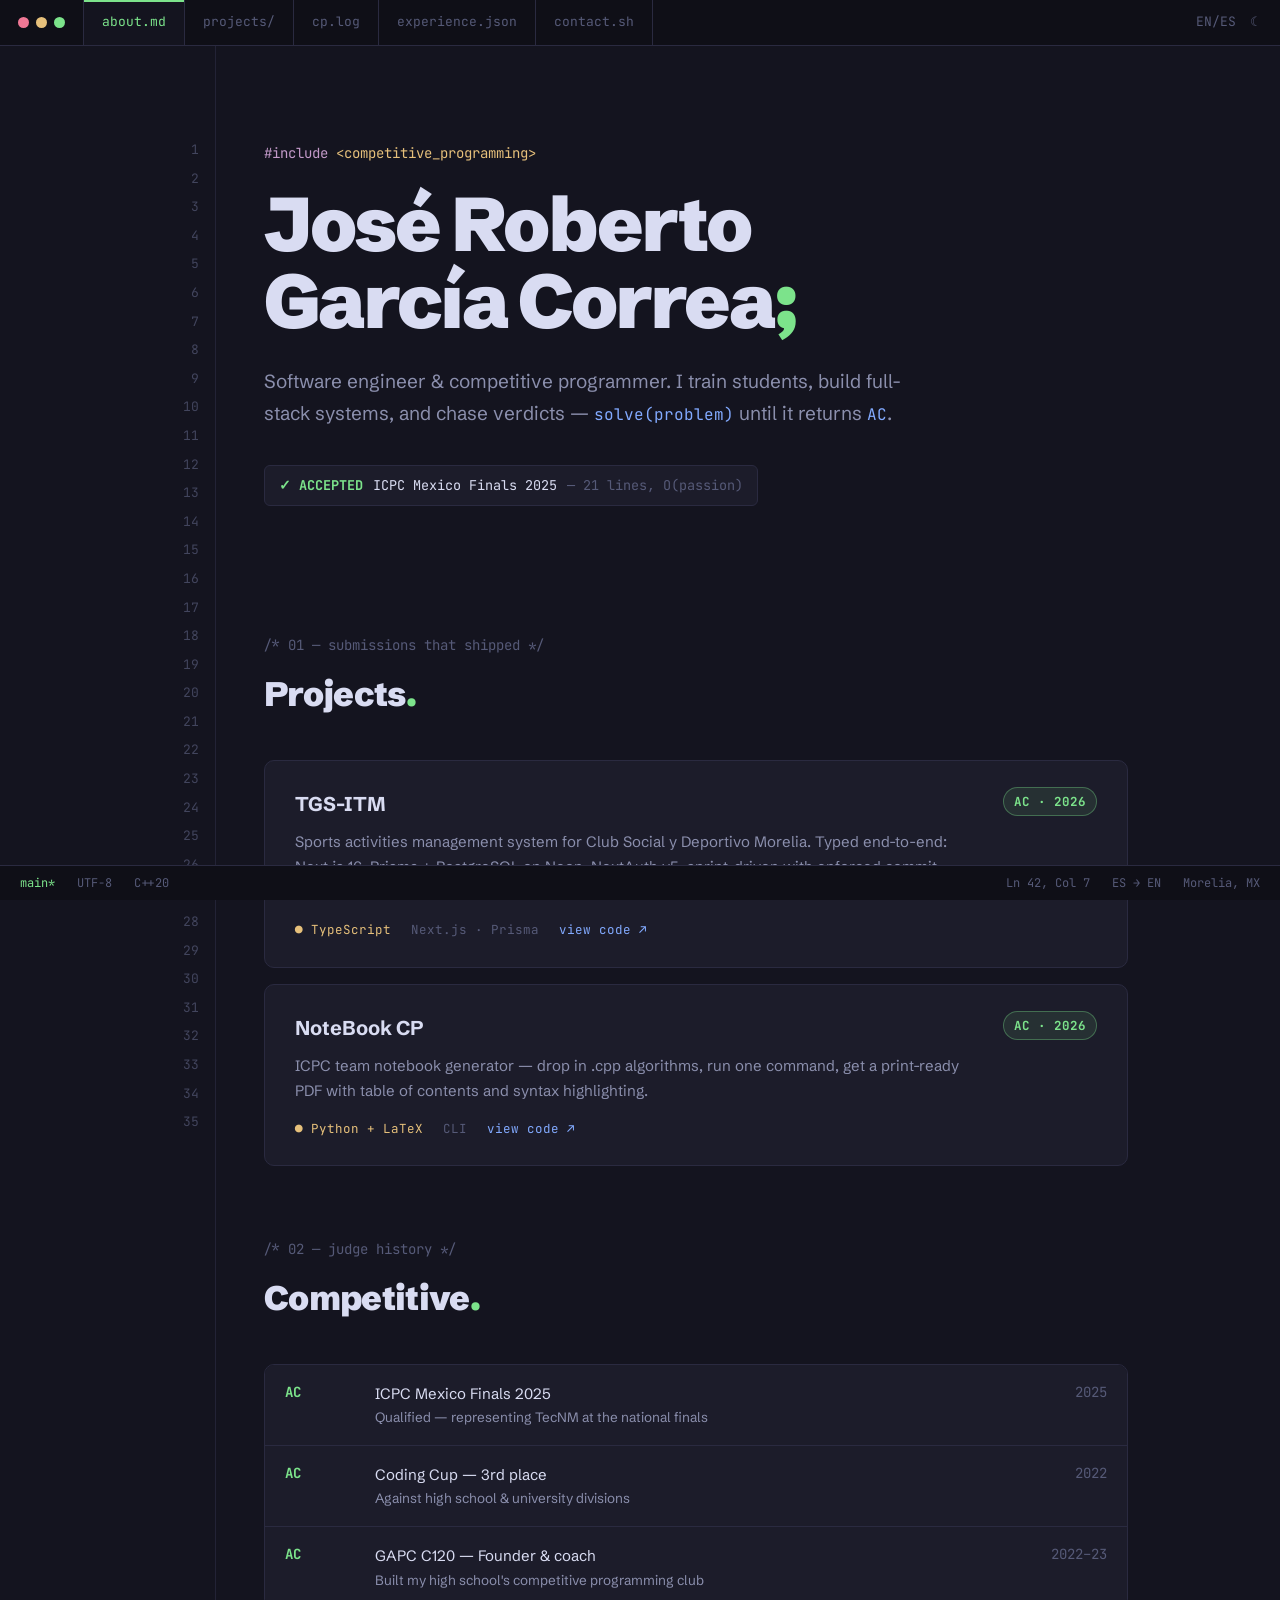
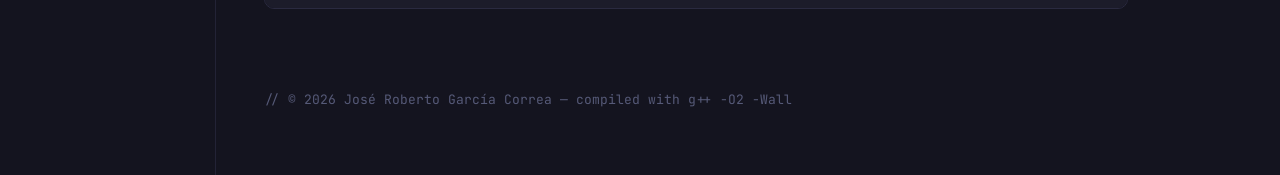
<file: design-mockups/b-editor.html>
<!DOCTYPE html>
<html lang="en">
<head>
<meta charset="UTF-8">
<meta name="viewport" content="width=device-width, initial-scale=1.0">
<title>Propuesta B — Editor + Judge</title>
<link rel="preconnect" href="https://fonts.googleapis.com">
<link rel="preconnect" href="https://fonts.gstatic.com" crossorigin>
<link href="https://fonts.googleapis.com/css2?family=Schibsted+Grotesk:ital,wght@0,400;0,500;0,700;0,900;1,400&family=JetBrains+Mono:ital,wght@0,400;0,500;0,700;1,400&display=swap" rel="stylesheet">
<style>
:root {
    --bg: #14141f;
    --bg-deep: #0f0f17;
    --surface: #1c1c2a;
    --surface-2: #232336;
    --text: #d9dcf2;
    --text-dim: #8b8fad;
    --text-faint: #565a78;
    --border: #2a2a40;
    --ac: #7ce38b;          /* verdict green — primary accent */
    --blue: #82aaff;
    --yellow: #e6c07b;
    --red: #f07896;
    --purple: #c39ac9;
    --sans: 'Schibsted Grotesk', sans-serif;
    --mono: 'JetBrains Mono', monospace;
}
* { margin: 0; padding: 0; box-sizing: border-box; }
body {
    background: var(--bg);
    color: var(--text);
    font-family: var(--sans);
    font-size: 16px;
    line-height: 1.7;
}
.wrap { max-width: 1040px; margin: 0 auto; padding: 0 32px; }

/* editor tab bar (nav) */
.tabs {
    position: sticky; top: 0; z-index: 100;
    background: var(--bg-deep);
    border-bottom: 1px solid var(--border);
    display: flex; align-items: stretch;
    font-family: var(--mono); font-size: 13px;
    height: 46px;
}
.tabs__dots { display: flex; gap: 7px; align-items: center; padding: 0 18px; border-right: 1px solid var(--border); }
.tabs__dots i { width: 11px; height: 11px; border-radius: 50%; }
.tabs a {
    display: flex; align-items: center; padding: 0 18px;
    color: var(--text-faint); text-decoration: none;
    border-right: 1px solid var(--border);
}
.tabs a.active { background: var(--bg); color: var(--ac); box-shadow: inset 0 2px 0 var(--ac); }
.tabs a:hover:not(.active) { color: var(--text-dim); }
.tabs__right { margin-left: auto; display: flex; align-items: center; gap: 14px; padding: 0 18px; color: var(--text-faint); }
.tabs__right .toggle { cursor: pointer; }
.tabs__right .toggle:hover { color: var(--text); }

/* hero with line-number gutter */
.editor { display: grid; grid-template-columns: 64px 1fr; }
.gutter {
    font-family: var(--mono); font-size: 13px; line-height: 2.2;
    color: var(--text-faint); text-align: right;
    padding: 90px 16px 0 0;
    border-right: 1px solid var(--border);
    user-select: none;
    opacity: 0.7;
}
.main { padding-left: 48px; }
.hero { padding: 96px 0 72px; }
.hero__kicker { font-family: var(--mono); font-size: 14px; color: var(--text-dim); margin-bottom: 20px; }
.hero__kicker .kw { color: var(--purple); }
.hero__kicker .str { color: var(--yellow); }
.hero__name {
    font-size: clamp(48px, 7vw, 76px);
    font-weight: 900;
    line-height: 1.02;
    letter-spacing: -0.03em;
    margin-bottom: 24px;
}
.hero__name .semi { color: var(--ac); }
.hero__sub { font-size: 19px; color: var(--text-dim); max-width: 56ch; margin-bottom: 18px; }
.hero__sub .fn { color: var(--blue); font-family: var(--mono); font-size: 16px; }
.hero__verdict {
    display: inline-flex; align-items: center; gap: 10px;
    font-family: var(--mono); font-size: 13.5px;
    background: var(--surface); border: 1px solid var(--border);
    padding: 8px 14px; border-radius: 6px; margin-top: 18px;
}
.hero__verdict .ok { color: var(--ac); font-weight: 700; }
.hero__verdict .t { color: var(--text-faint); }

/* section headings as code comments */
.sect { padding: 56px 0 16px; }
.sect__head { font-family: var(--mono); font-size: 14px; color: var(--text-faint); margin-bottom: 8px; }
.sect__title { font-size: 34px; font-weight: 900; letter-spacing: -0.02em; margin-bottom: 36px; }
.sect__title .h { color: var(--ac); }

/* submission-style project cards */
.subs { display: grid; gap: 16px; }
.sub {
    background: var(--surface); border: 1px solid var(--border); border-radius: 10px;
    padding: 26px 30px;
    display: grid; grid-template-columns: 1fr auto; gap: 8px 24px;
    transition: border-color 0.2s, transform 0.2s;
}
.sub:hover { border-color: var(--ac); transform: translateX(4px); }
.sub__title { font-size: 20px; font-weight: 700; }
.sub__title a { color: inherit; text-decoration: none; }
.sub__title a:hover { color: var(--ac); }
.sub__verdict {
    font-family: var(--mono); font-size: 12.5px; font-weight: 700;
    color: var(--ac); background: rgba(124,227,139,0.1);
    border: 1px solid rgba(124,227,139,0.35);
    align-self: start; padding: 3px 10px; border-radius: 99px;
}
.sub__desc { grid-column: 1 / -1; color: var(--text-dim); font-size: 15px; max-width: 75ch; }
.sub__meta { grid-column: 1 / -1; font-family: var(--mono); font-size: 12.5px; color: var(--text-faint); display: flex; gap: 20px; flex-wrap: wrap; margin-top: 6px; }
.sub__meta .lang { color: var(--yellow); }
.sub__meta a { color: var(--blue); text-decoration: none; }
.sub__meta a:hover { text-decoration: underline; }

/* judge table for achievements */
.judge { font-family: var(--mono); font-size: 14px; border: 1px solid var(--border); border-radius: 10px; overflow: hidden; }
.judge__row {
    display: grid; grid-template-columns: 90px 1fr 130px;
    border-bottom: 1px solid var(--border);
    background: var(--surface);
}
.judge__row:last-child { border-bottom: none; }
.judge__row > div { padding: 16px 20px; }
.judge__row .v { color: var(--ac); font-weight: 700; }
.judge__row .what { font-family: var(--sans); font-size: 15px; }
.judge__row .what small { display: block; color: var(--text-dim); font-size: 13.5px; }
.judge__row .when { color: var(--text-faint); text-align: right; }

/* status bar */
.statusbar {
    position: fixed; bottom: 0; left: 0; right: 0;
    background: var(--bg-deep); border-top: 1px solid var(--border);
    font-family: var(--mono); font-size: 12px; color: var(--text-faint);
    display: flex; gap: 22px; padding: 7px 20px; z-index: 100;
}
.statusbar .git { color: var(--ac); }
.statusbar .right { margin-left: auto; display: flex; gap: 22px; }
footer { padding: 64px 0 64px; color: var(--text-faint); font-family: var(--mono); font-size: 13px; }
@media (max-width: 760px) { .editor { grid-template-columns: 1fr; } .gutter { display: none; } .main { padding-left: 0; } }
</style>
</head>
<body>

<nav class="tabs">
    <span class="tabs__dots"><i style="background:#f07896"></i><i style="background:#e6c07b"></i><i style="background:#7ce38b"></i></span>
    <a href="#" class="active">about.md</a>
    <a href="#">projects/</a>
    <a href="#">cp.log</a>
    <a href="#">experience.json</a>
    <a href="#">contact.sh</a>
    <div class="tabs__right">
        <span class="toggle">EN/ES</span>
        <span class="toggle">☾</span>
    </div>
</nav>

<div class="wrap">
<div class="editor">
    <div class="gutter">1<br>2<br>3<br>4<br>5<br>6<br>7<br>8<br>9<br>10<br>11<br>12<br>13<br>14<br>15<br>16<br>17<br>18<br>19<br>20<br>21<br>22<br>23<br>24<br>25<br>26<br>27<br>28<br>29<br>30<br>31<br>32<br>33<br>34<br>35</div>
    <div class="main">

        <header class="hero">
            <p class="hero__kicker"><span class="kw">#include</span> <span class="str">&lt;competitive_programming&gt;</span></p>
            <h1 class="hero__name">José Roberto<br>García Correa<span class="semi">;</span></h1>
            <p class="hero__sub">Software engineer & competitive programmer. I train students, build full-stack systems, and chase verdicts — <span class="fn">solve(problem)</span> until it returns <span class="fn">AC</span>.</p>
            <div class="hero__verdict">
                <span class="ok">✓ ACCEPTED</span>
                <span>ICPC Mexico Finals 2025</span>
                <span class="t">— 21 lines, O(passion)</span>
            </div>
        </header>

        <section class="sect">
            <p class="sect__head">/* 01 — submissions that shipped */</p>
            <h2 class="sect__title">Projects<span class="h">.</span></h2>
            <div class="subs">
                <article class="sub">
                    <h3 class="sub__title"><a href="#">TGS-ITM</a></h3>
                    <span class="sub__verdict">AC · 2026</span>
                    <p class="sub__desc">Sports activities management system for Club Social y Deportivo Morelia. Typed end-to-end: Next.js 16, Prisma + PostgreSQL on Neon, NextAuth v5, sprint-driven with enforced commit conventions.</p>
                    <div class="sub__meta">
                        <span class="lang">● TypeScript</span><span>Next.js · Prisma</span><a href="#">view code ↗</a>
                    </div>
                </article>
                <article class="sub">
                    <h3 class="sub__title"><a href="#">NoteBook CP</a></h3>
                    <span class="sub__verdict">AC · 2026</span>
                    <p class="sub__desc">ICPC team notebook generator — drop in .cpp algorithms, run one command, get a print-ready PDF with table of contents and syntax highlighting.</p>
                    <div class="sub__meta">
                        <span class="lang">● Python + LaTeX</span><span>CLI</span><a href="#">view code ↗</a>
                    </div>
                </article>
            </div>
        </section>

        <section class="sect">
            <p class="sect__head">/* 02 — judge history */</p>
            <h2 class="sect__title">Competitive<span class="h">.</span></h2>
            <div class="judge">
                <div class="judge__row">
                    <div class="v">AC</div>
                    <div class="what">ICPC Mexico Finals 2025 <small>Qualified — representing TecNM at the national finals</small></div>
                    <div class="when">2025</div>
                </div>
                <div class="judge__row">
                    <div class="v">AC</div>
                    <div class="what">Coding Cup — 3rd place <small>Against high school & university divisions</small></div>
                    <div class="when">2022</div>
                </div>
                <div class="judge__row">
                    <div class="v">AC</div>
                    <div class="what">GAPC C120 — Founder & coach <small>Built my high school's competitive programming club</small></div>
                    <div class="when">2022–23</div>
                </div>
            </div>
        </section>

        <footer>// © 2026 José Roberto García Correa — compiled with g++ -O2 -Wall</footer>
    </div>
</div>
</div>

<div class="statusbar">
    <span class="git"> main*</span>
    <span>UTF-8</span>
    <span>C++20</span>
    <span class="right"><span>Ln 42, Col 7</span><span>ES → EN</span><span>Morelia, MX</span></span>
</div>
</body>
</html>
</file>
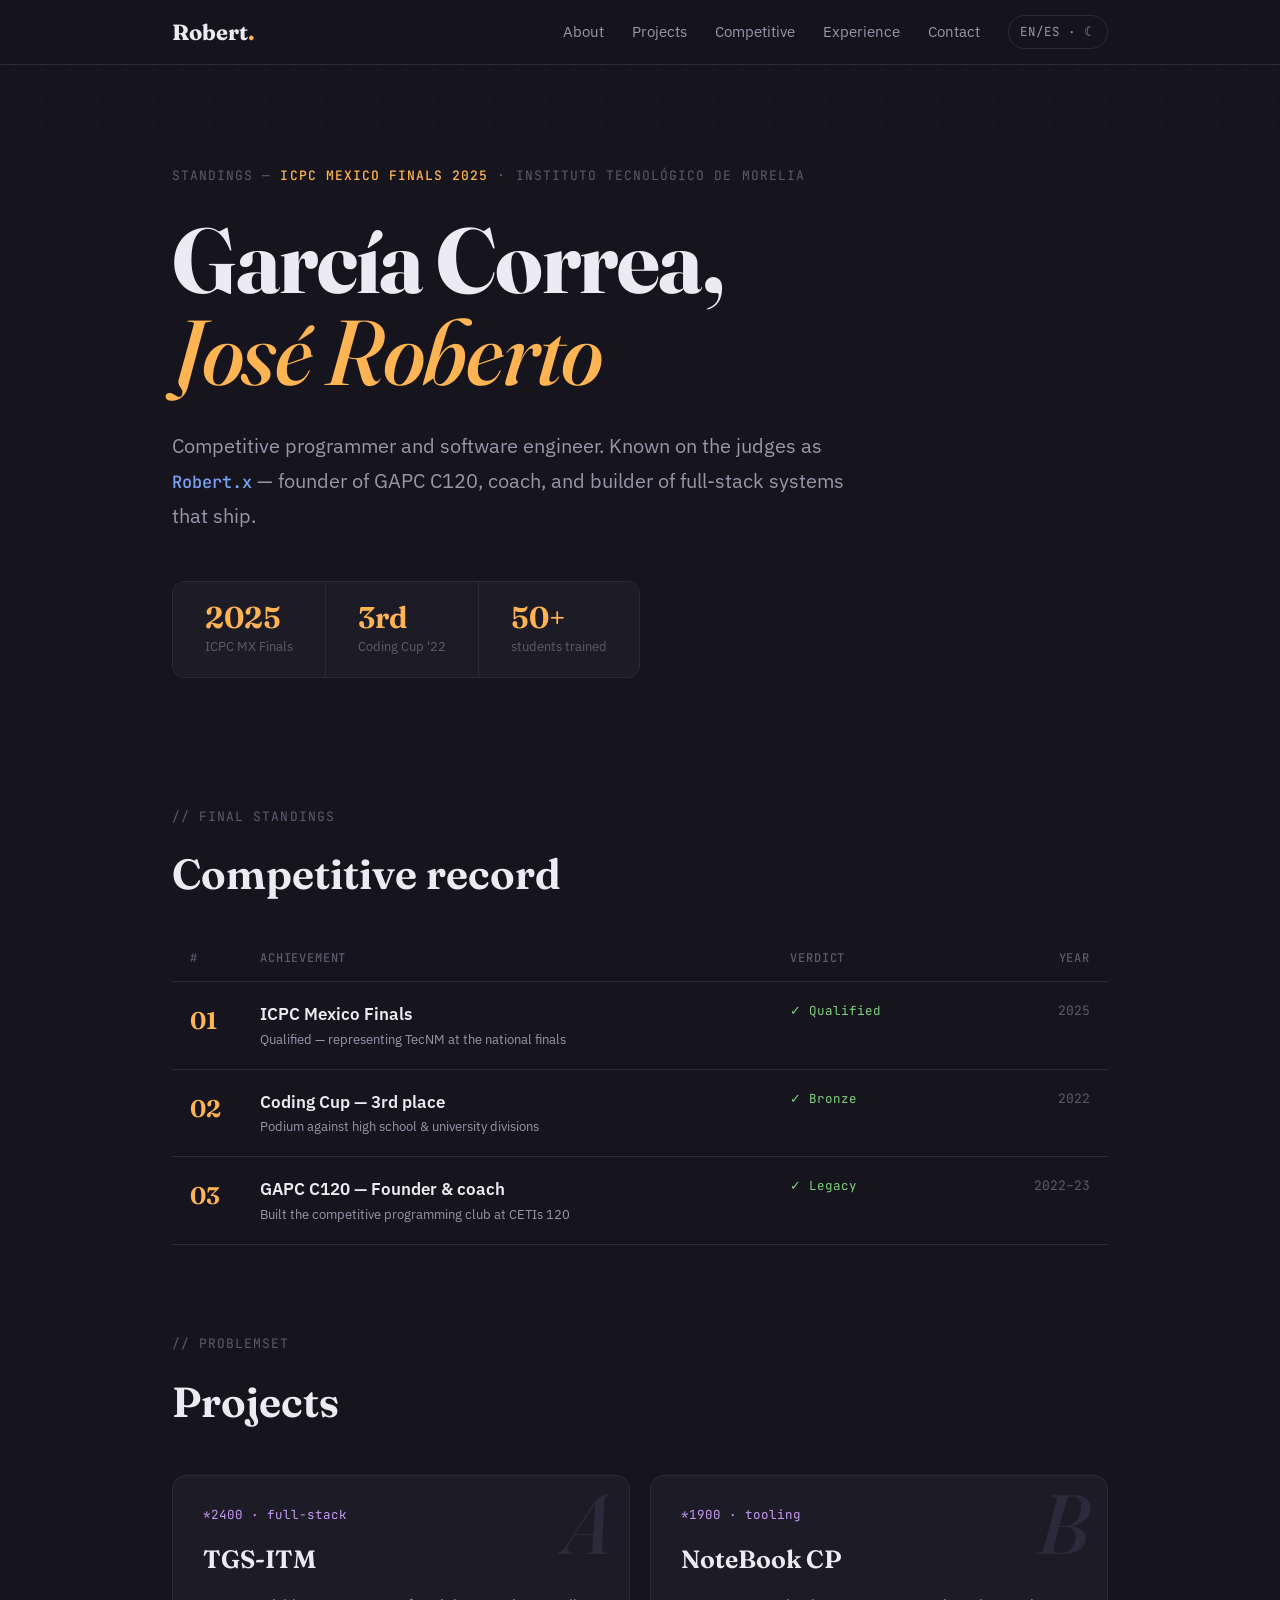
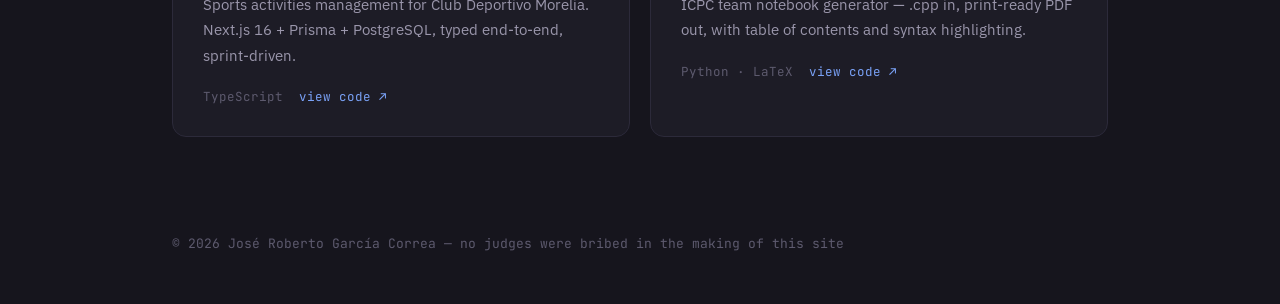
<file: design-mockups/c-scoreboard.html>
<!DOCTYPE html>
<html lang="en">
<head>
<meta charset="UTF-8">
<meta name="viewport" content="width=device-width, initial-scale=1.0">
<title>Propuesta C — Scoreboard Editorial</title>
<link rel="preconnect" href="https://fonts.googleapis.com">
<link rel="preconnect" href="https://fonts.gstatic.com" crossorigin>
<link href="https://fonts.googleapis.com/css2?family=Fraunces:ital,opsz,wght@0,9..144,500;0,9..144,640;0,9..144,720;1,9..144,500&family=IBM+Plex+Sans:ital,wght@0,400;0,500;0,600;1,400&family=JetBrains+Mono:wght@400;500;700&display=swap" rel="stylesheet">
<style>
:root {
    --paper: #16151d;
    --paper-raised: #1d1c26;
    --ink: #eceaf2;
    --ink-dim: #9a96ab;
    --ink-faint: #5d5a6e;
    --rule: #2c2a3a;
    --accent: #ffb454;          /* contest gold */
    --cf-newbie: #9a96ab; --cf-pupil: #7fd17f; --cf-special: #6cc8b8;
    --cf-expert: #7aa2f7; --cf-cm: #c79bf2; --cf-master: #ffb454; --cf-red: #ff6b6b;
    --serif: 'Fraunces', serif;
    --sans: 'IBM Plex Sans', sans-serif;
    --mono: 'JetBrains Mono', monospace;
}
* { margin: 0; padding: 0; box-sizing: border-box; }
body {
    background: var(--paper);
    color: var(--ink);
    font-family: var(--sans);
    font-size: 16.5px;
    line-height: 1.75;
}
/* dotted grid atmosphere */
body::before {
    content: ""; position: fixed; inset: 0; pointer-events: none;
    background-image: radial-gradient(circle, rgba(255,255,255,0.05) 1px, transparent 1px);
    background-size: 28px 28px;
    mask-image: linear-gradient(to bottom, black, transparent 55%);
}
.wrap { max-width: 1000px; margin: 0 auto; padding: 0 32px; }

/* masthead nav */
.mast {
    position: sticky; top: 0; z-index: 100;
    background: color-mix(in srgb, var(--paper) 88%, transparent);
    backdrop-filter: blur(10px);
    border-bottom: 1px solid var(--rule);
}
.mast__in { max-width: 1000px; margin: 0 auto; padding: 0 32px; height: 64px; display: flex; align-items: center; gap: 28px; }
.mast__logo { font-family: var(--serif); font-weight: 720; font-size: 22px; margin-right: auto; }
.mast__logo span { color: var(--accent); }
.mast a { color: var(--ink-dim); text-decoration: none; font-size: 14.5px; }
.mast a:hover { color: var(--ink); }
.mast__lang { font-family: var(--mono); font-size: 12.5px; border: 1px solid var(--rule); padding: 5px 11px; border-radius: 99px; color: var(--ink-dim); }

/* hero */
.hero { padding: 100px 0 64px; position: relative; }
.hero__contest { font-family: var(--mono); font-size: 13px; color: var(--ink-faint); letter-spacing: 0.08em; text-transform: uppercase; margin-bottom: 26px; }
.hero__contest b { color: var(--accent); font-weight: 500; }
.hero__name {
    font-family: var(--serif);
    font-weight: 720;
    font-size: clamp(54px, 8vw, 92px);
    line-height: 1.0;
    letter-spacing: -0.015em;
    margin-bottom: 30px;
}
.hero__name em { font-style: italic; font-weight: 500; color: var(--accent); }
.hero__lede { font-size: 20px; color: var(--ink-dim); max-width: 58ch; }
.hero__lede .handle { font-family: var(--mono); font-size: 17px; color: var(--cf-expert); font-weight: 500; }
.hero__stats { display: flex; gap: 0; margin-top: 48px; border: 1px solid var(--rule); border-radius: 12px; overflow: hidden; width: fit-content; }
.stat { padding: 18px 32px; border-right: 1px solid var(--rule); background: var(--paper-raised); }
.stat:last-child { border-right: none; }
.stat__n { font-family: var(--serif); font-size: 30px; font-weight: 640; color: var(--accent); line-height: 1.2; }
.stat__l { font-size: 13px; color: var(--ink-faint); }

/* standings table */
.sect { padding: 64px 0 24px; }
.sect__kicker { font-family: var(--mono); font-size: 13px; letter-spacing: 0.08em; text-transform: uppercase; color: var(--ink-faint); margin-bottom: 10px; }
.sect__title { font-family: var(--serif); font-size: 42px; font-weight: 640; margin-bottom: 36px; }
.standings { width: 100%; border-collapse: collapse; font-size: 15px; }
.standings th {
    font-family: var(--mono); font-size: 12px; text-transform: uppercase; letter-spacing: 0.07em;
    color: var(--ink-faint); font-weight: 500; text-align: left;
    padding: 0 18px 12px; border-bottom: 1px solid var(--rule);
}
.standings td { padding: 18px; border-bottom: 1px solid var(--rule); vertical-align: top; }
.standings .rank { font-family: var(--serif); font-size: 24px; font-weight: 640; color: var(--accent); width: 70px; }
.standings .what b { font-weight: 600; font-size: 16.5px; }
.standings .what small { display: block; color: var(--ink-dim); }
.standings .verdict { font-family: var(--mono); font-size: 12.5px; color: var(--cf-pupil); white-space: nowrap; }
.standings .year { font-family: var(--mono); font-size: 13px; color: var(--ink-faint); text-align: right; }

/* problemset cards for projects */
.probs { display: grid; grid-template-columns: 1fr 1fr; gap: 20px; }
.prob {
    border: 1px solid var(--rule); border-radius: 14px; background: var(--paper-raised);
    padding: 28px 30px; position: relative; overflow: hidden;
    transition: border-color .2s;
}
.prob:hover { border-color: var(--accent); }
.prob__letter {
    position: absolute; right: 18px; top: 6px;
    font-family: var(--serif); font-style: italic; font-weight: 500;
    font-size: 84px; color: var(--rule); line-height: 1;
}
.prob__rating { font-family: var(--mono); font-size: 12.5px; color: var(--cf-cm); margin-bottom: 12px; }
.prob__name { font-family: var(--serif); font-size: 25px; font-weight: 640; margin-bottom: 10px; }
.prob__desc { font-size: 14.5px; color: var(--ink-dim); margin-bottom: 18px; }
.prob__foot { display: flex; gap: 16px; font-family: var(--mono); font-size: 12.5px; }
.prob__foot .tag { color: var(--ink-faint); }
.prob__foot a { color: var(--cf-expert); text-decoration: none; }
.prob__foot a:hover { text-decoration: underline; }
footer { padding: 72px 0 48px; color: var(--ink-faint); font-family: var(--mono); font-size: 13px; }
@media (max-width: 760px) { .probs { grid-template-columns: 1fr; } .hero__stats { flex-direction: column; } .stat { border-right: none; border-bottom: 1px solid var(--rule); } }
</style>
</head>
<body>

<nav class="mast">
    <div class="mast__in">
        <span class="mast__logo">Robert<span>.</span></span>
        <a href="#">About</a>
        <a href="#">Projects</a>
        <a href="#">Competitive</a>
        <a href="#">Experience</a>
        <a href="#">Contact</a>
        <span class="mast__lang">EN/ES · ☾</span>
    </div>
</nav>

<div class="wrap">
    <header class="hero">
        <p class="hero__contest">Standings — <b>ICPC Mexico Finals 2025</b> · Instituto Tecnológico de Morelia</p>
        <h1 class="hero__name">García Correa,<br><em>José Roberto</em></h1>
        <p class="hero__lede">Competitive programmer and software engineer. Known on the judges as <span class="handle">Robert.x</span> — founder of GAPC C120, coach, and builder of full-stack systems that ship.</p>
        <div class="hero__stats">
            <div class="stat"><div class="stat__n">2025</div><div class="stat__l">ICPC MX Finals</div></div>
            <div class="stat"><div class="stat__n">3rd</div><div class="stat__l">Coding Cup '22</div></div>
            <div class="stat"><div class="stat__n">50+</div><div class="stat__l">students trained</div></div>
        </div>
    </header>

    <section class="sect">
        <p class="sect__kicker">// final standings</p>
        <h2 class="sect__title">Competitive record</h2>
        <table class="standings">
            <thead><tr><th>#</th><th>Achievement</th><th>Verdict</th><th style="text-align:right">Year</th></tr></thead>
            <tbody>
                <tr>
                    <td class="rank">01</td>
                    <td class="what"><b>ICPC Mexico Finals</b><small>Qualified — representing TecNM at the national finals</small></td>
                    <td class="verdict">✓ Qualified</td>
                    <td class="year">2025</td>
                </tr>
                <tr>
                    <td class="rank">02</td>
                    <td class="what"><b>Coding Cup — 3rd place</b><small>Podium against high school & university divisions</small></td>
                    <td class="verdict">✓ Bronze</td>
                    <td class="year">2022</td>
                </tr>
                <tr>
                    <td class="rank">03</td>
                    <td class="what"><b>GAPC C120 — Founder & coach</b><small>Built the competitive programming club at CETIs 120</small></td>
                    <td class="verdict">✓ Legacy</td>
                    <td class="year">2022–23</td>
                </tr>
            </tbody>
        </table>
    </section>

    <section class="sect">
        <p class="sect__kicker">// problemset</p>
        <h2 class="sect__title">Projects</h2>
        <div class="probs">
            <article class="prob">
                <span class="prob__letter">A</span>
                <p class="prob__rating">*2400 · full-stack</p>
                <h3 class="prob__name">TGS-ITM</h3>
                <p class="prob__desc">Sports activities management for Club Deportivo Morelia. Next.js 16 + Prisma + PostgreSQL, typed end-to-end, sprint-driven.</p>
                <div class="prob__foot"><span class="tag">TypeScript</span><a href="#">view code ↗</a></div>
            </article>
            <article class="prob">
                <span class="prob__letter">B</span>
                <p class="prob__rating">*1900 · tooling</p>
                <h3 class="prob__name">NoteBook CP</h3>
                <p class="prob__desc">ICPC team notebook generator — .cpp in, print-ready PDF out, with table of contents and syntax highlighting.</p>
                <div class="prob__foot"><span class="tag">Python · LaTeX</span><a href="#">view code ↗</a></div>
            </article>
        </div>
    </section>

    <footer>© 2026 José Roberto García Correa — no judges were bribed in the making of this site</footer>
</div>
</body>
</html>
</file>
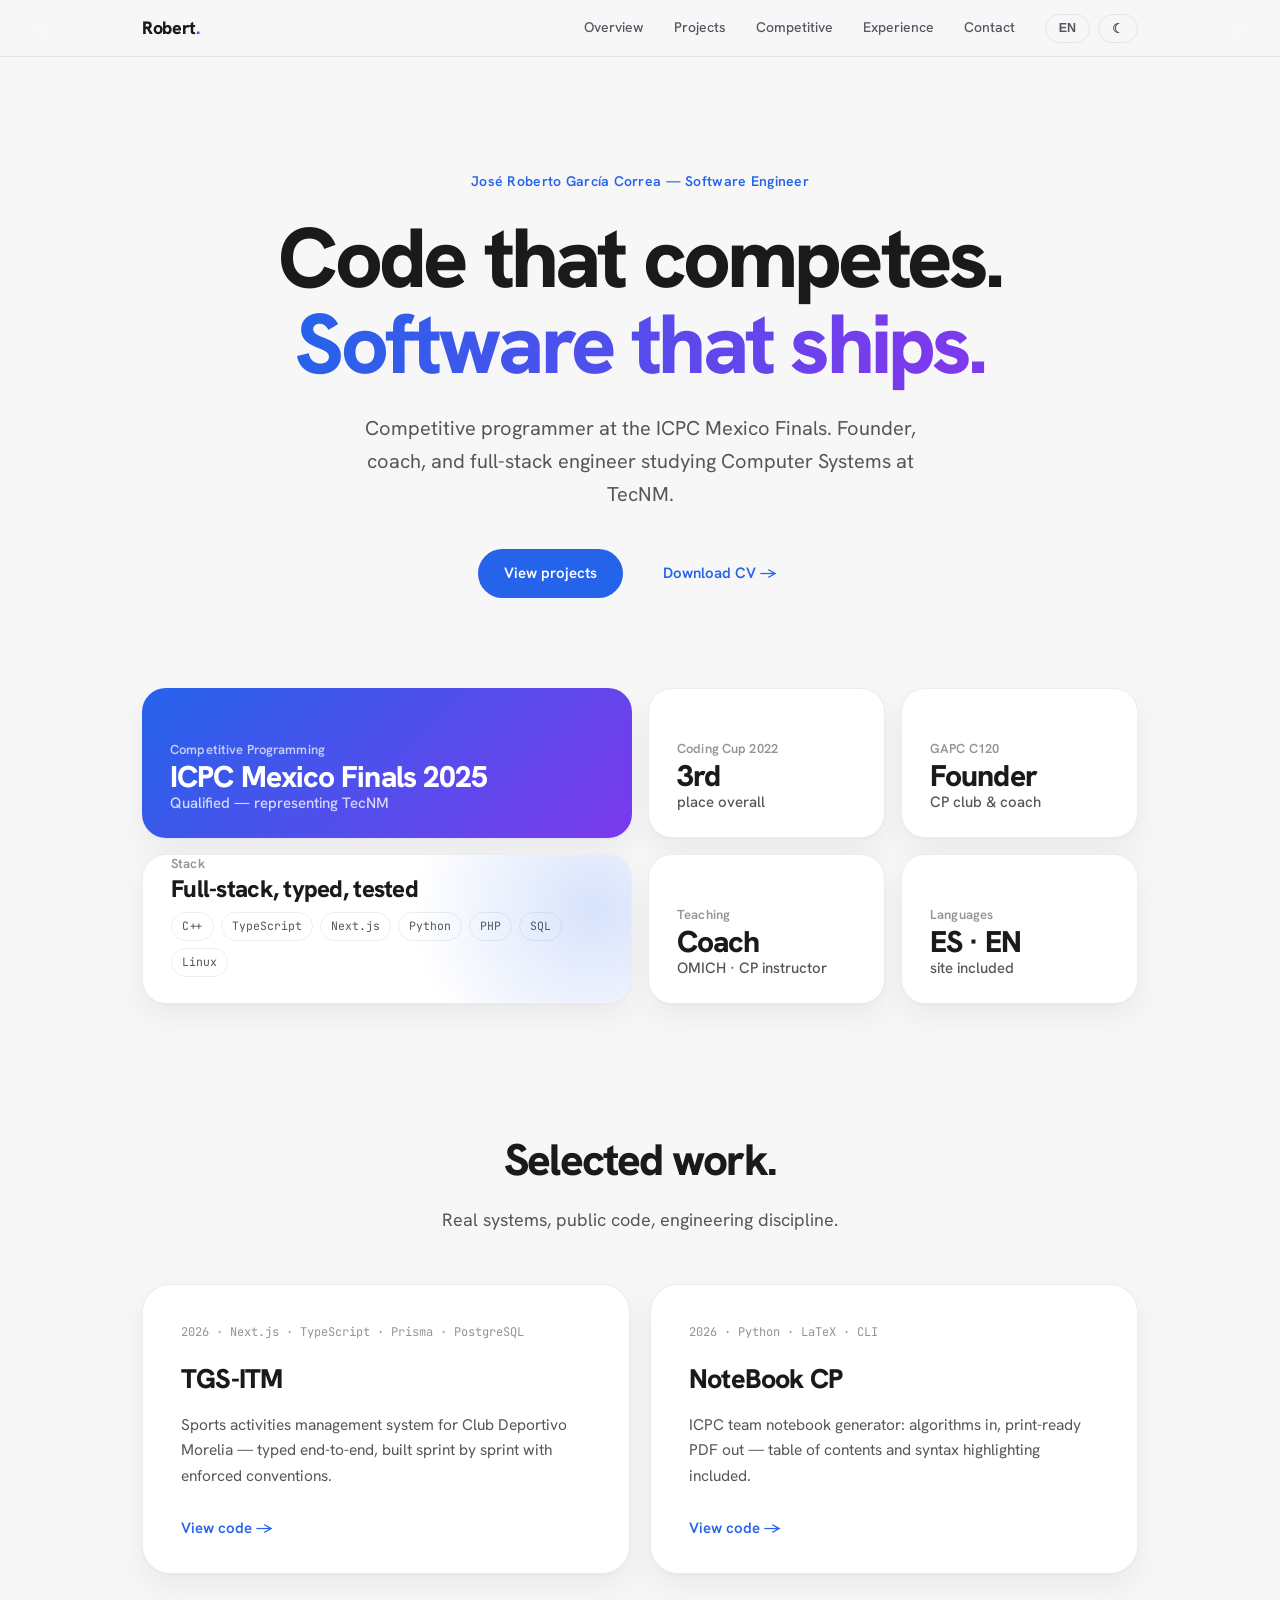
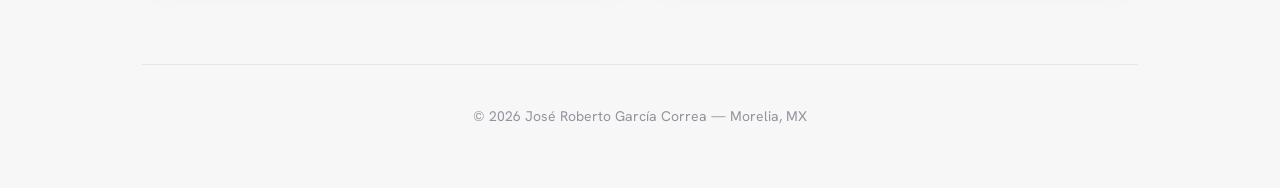
<file: design-mockups/d-macos.html>
<!DOCTYPE html>
<html lang="en" data-theme="light">
<head>
<meta charset="UTF-8">
<meta name="viewport" content="width=device-width, initial-scale=1.0">
<title>Propuesta D — macOS-inspired</title>
<link rel="preconnect" href="https://fonts.googleapis.com">
<link rel="preconnect" href="https://fonts.gstatic.com" crossorigin>
<link href="https://fonts.googleapis.com/css2?family=Hanken+Grotesk:ital,wght@0,400;0,500;0,600;0,700;0,800;1,400&family=JetBrains+Mono:wght@400;500&display=swap" rel="stylesheet">
<style>
:root {
    --bg: #f7f7f8;
    --bg-card: #ffffff;
    --ink: #1a1a1c;
    --ink-2: #55555c;
    --ink-3: #93939c;
    --line: rgba(0,0,0,0.07);
    --accent: #2563eb;
    --glass: rgba(247,247,248,0.72);
    --shadow: 0 1px 2px rgba(0,0,0,0.04), 0 12px 32px rgba(0,0,0,0.06);
    --shadow-hover: 0 2px 4px rgba(0,0,0,0.04), 0 24px 56px rgba(0,0,0,0.12);
}
[data-theme="dark"] {
    --bg: #0b0b0d;
    --bg-card: #1a1a1e;
    --ink: #f5f5f7;
    --ink-2: #a9a9b2;
    --ink-3: #66666e;
    --line: rgba(255,255,255,0.09);
    --accent: #4f83f7;
    --glass: rgba(11,11,13,0.72);
    --shadow: 0 1px 2px rgba(0,0,0,0.3), 0 12px 32px rgba(0,0,0,0.4);
    --shadow-hover: 0 2px 4px rgba(0,0,0,0.3), 0 24px 56px rgba(0,0,0,0.55);
}
* { margin: 0; padding: 0; box-sizing: border-box; }
html { scroll-behavior: smooth; }
body {
    background: var(--bg);
    color: var(--ink);
    font-family: 'Hanken Grotesk', -apple-system, sans-serif;
    font-size: 17px;
    line-height: 1.65;
    transition: background 0.45s ease, color 0.45s ease;
    -webkit-font-smoothing: antialiased;
}
.wrap { max-width: 1060px; margin: 0 auto; padding: 0 32px; }
.mono { font-family: 'JetBrains Mono', monospace; }

/* glass nav */
.nav {
    position: fixed; top: 0; left: 0; right: 0; z-index: 100;
    background: var(--glass);
    backdrop-filter: blur(22px) saturate(180%);
    -webkit-backdrop-filter: blur(22px) saturate(180%);
    border-bottom: 1px solid var(--line);
    transition: background 0.45s ease;
}
.nav__in { max-width: 1060px; margin: 0 auto; padding: 0 32px; height: 56px; display: flex; align-items: center; gap: 30px; }
.nav__logo { font-weight: 800; font-size: 18px; letter-spacing: -0.02em; margin-right: auto; }
.nav__logo span { color: var(--accent); }
.nav a { color: var(--ink-2); text-decoration: none; font-size: 14px; font-weight: 500; transition: color 0.2s; }
.nav a:hover { color: var(--ink); }
.nav__ctl { display: flex; gap: 8px; }
.nav__btn {
    font-size: 12.5px; font-weight: 600; color: var(--ink-2);
    border: 1px solid var(--line); background: transparent;
    padding: 6px 13px; border-radius: 99px; cursor: pointer;
    transition: all 0.25s;
}
.nav__btn:hover { color: var(--ink); border-color: var(--ink-3); }

/* hero — centered, Apple keynote rhythm */
.hero { padding: 170px 0 90px; text-align: center; }
.hero__eyebrow {
    font-size: 14px; font-weight: 600; letter-spacing: 0.02em;
    color: var(--accent); margin-bottom: 22px;
    opacity: 0; animation: rise 0.8s cubic-bezier(0.16,1,0.3,1) 0.05s forwards;
}
.hero__title {
    font-size: clamp(46px, 7.2vw, 84px);
    font-weight: 800;
    letter-spacing: -0.045em;
    line-height: 1.02;
    margin: 0 auto 26px;
    max-width: 16ch;
    opacity: 0; animation: rise 0.9s cubic-bezier(0.16,1,0.3,1) 0.18s forwards;
}
.hero__title em {
    font-style: normal;
    background: linear-gradient(100deg, var(--accent), #7c3aed 90%);
    -webkit-background-clip: text; background-clip: text;
    -webkit-text-fill-color: transparent;
}
.hero__sub {
    font-size: 20px; color: var(--ink-2); max-width: 52ch; margin: 0 auto 38px;
    opacity: 0; animation: rise 0.9s cubic-bezier(0.16,1,0.3,1) 0.32s forwards;
}
.hero__cta {
    display: inline-flex; gap: 14px;
    opacity: 0; animation: rise 0.9s cubic-bezier(0.16,1,0.3,1) 0.46s forwards;
}
.btn {
    font-size: 15px; font-weight: 600; text-decoration: none;
    padding: 12px 26px; border-radius: 99px;
    transition: transform 0.25s cubic-bezier(0.16,1,0.3,1), box-shadow 0.25s;
}
.btn--fill { background: var(--accent); color: #fff; }
.btn--fill:hover { transform: scale(1.04); box-shadow: 0 8px 24px color-mix(in srgb, var(--accent) 40%, transparent); }
.btn--ghost { color: var(--accent); }
.btn--ghost:hover { transform: scale(1.04); }
@keyframes rise { from { opacity: 0; transform: translateY(26px); } to { opacity: 1; transform: none; } }

/* bento overview — "everything at a glance" */
.bento {
    display: grid;
    grid-template-columns: repeat(4, 1fr);
    grid-auto-rows: 150px;
    gap: 16px;
    padding-bottom: 90px;
}
.cell {
    background: var(--bg-card);
    border: 1px solid var(--line);
    border-radius: 24px;
    box-shadow: var(--shadow);
    padding: 26px 28px;
    display: flex; flex-direction: column; justify-content: flex-end;
    transition: transform 0.35s cubic-bezier(0.16,1,0.3,1), box-shadow 0.35s, background 0.45s;
    position: relative; overflow: hidden;
}
.cell:hover { transform: translateY(-5px) scale(1.012); box-shadow: var(--shadow-hover); }
.cell--2w { grid-column: span 2; }
.cell--2h { grid-row: span 2; }
.cell__k { font-size: 13px; font-weight: 600; color: var(--ink-3); letter-spacing: 0.01em; }
.cell__v { font-size: 30px; font-weight: 800; letter-spacing: -0.03em; line-height: 1.15; }
.cell__v small { display: block; font-size: 15px; font-weight: 500; color: var(--ink-2); letter-spacing: 0; }
.cell--feature .cell__v { font-size: 24px; }
.cell--accent { background: linear-gradient(135deg, var(--accent), #7c3aed); border: none; }
.cell--accent .cell__k { color: rgba(255,255,255,0.7); }
.cell--accent .cell__v { color: #fff; }
.cell--accent .cell__v small { color: rgba(255,255,255,0.78); }
.cell__chips { display: flex; flex-wrap: wrap; gap: 7px; margin-top: 10px; }
.chip {
    font-family: 'JetBrains Mono', monospace; font-size: 11.5px;
    color: var(--ink-2); border: 1px solid var(--line);
    padding: 4px 10px; border-radius: 99px;
}
.cell__glow {
    position: absolute; inset: auto -30% -60% auto; width: 75%; aspect-ratio: 1;
    background: radial-gradient(circle, color-mix(in srgb, var(--accent) 18%, transparent), transparent 70%);
    pointer-events: none;
}

/* projects — product cards */
.sect { padding: 30px 0 90px; }
.sect__head { text-align: center; margin-bottom: 50px; }
.sect__title { font-size: 44px; font-weight: 800; letter-spacing: -0.04em; }
.sect__sub { font-size: 18px; color: var(--ink-2); margin-top: 8px; }
.cards { display: grid; grid-template-columns: 1fr 1fr; gap: 20px; }
.card {
    background: var(--bg-card); border: 1px solid var(--line);
    border-radius: 28px; box-shadow: var(--shadow);
    padding: 38px 38px 32px;
    transition: transform 0.35s cubic-bezier(0.16,1,0.3,1), box-shadow 0.35s, background 0.45s;
}
.card:hover { transform: translateY(-6px); box-shadow: var(--shadow-hover); }
.card__meta { font-family: 'JetBrains Mono', monospace; font-size: 12px; color: var(--ink-3); margin-bottom: 14px; }
.card__name { font-size: 27px; font-weight: 800; letter-spacing: -0.03em; margin-bottom: 10px; }
.card__desc { font-size: 15.5px; color: var(--ink-2); margin-bottom: 24px; }
.card__link { font-size: 15px; font-weight: 600; color: var(--accent); text-decoration: none; }
.card__link:hover { text-decoration: underline; text-underline-offset: 4px; }
footer { border-top: 1px solid var(--line); padding: 40px 0 60px; text-align: center; color: var(--ink-3); font-size: 14px; }
@media (max-width: 860px) { .bento { grid-template-columns: 1fr 1fr; } .cards { grid-template-columns: 1fr; } }
@media (prefers-reduced-motion: reduce) { * { animation: none !important; transition: none !important; } }
</style>
</head>
<body>

<nav class="nav">
    <div class="nav__in">
        <span class="nav__logo">Robert<span>.</span></span>
        <a href="#">Overview</a>
        <a href="#">Projects</a>
        <a href="#">Competitive</a>
        <a href="#">Experience</a>
        <a href="#">Contact</a>
        <div class="nav__ctl">
            <button class="nav__btn">EN</button>
            <button class="nav__btn" onclick="document.documentElement.dataset.theme = document.documentElement.dataset.theme === 'dark' ? 'light' : 'dark'">☾</button>
        </div>
    </div>
</nav>

<div class="wrap">
    <header class="hero">
        <p class="hero__eyebrow">José Roberto García Correa — Software Engineer</p>
        <h1 class="hero__title">Code that competes.<br><em>Software that ships.</em></h1>
        <p class="hero__sub">Competitive programmer at the ICPC Mexico Finals. Founder, coach, and full-stack engineer studying Computer Systems at TecNM.</p>
        <div class="hero__cta">
            <a href="#" class="btn btn--fill">View projects</a>
            <a href="#" class="btn btn--ghost">Download CV →</a>
        </div>
    </header>

    <section class="bento">
        <div class="cell cell--2w cell--accent">
            <span class="cell__k">Competitive Programming</span>
            <span class="cell__v">ICPC Mexico Finals 2025<small>Qualified — representing TecNM</small></span>
        </div>
        <div class="cell">
            <span class="cell__k">Coding Cup 2022</span>
            <span class="cell__v">3rd<small>place overall</small></span>
        </div>
        <div class="cell">
            <span class="cell__k">GAPC C120</span>
            <span class="cell__v">Founder<small>CP club & coach</small></span>
        </div>
        <div class="cell cell--2w cell--feature">
            <div class="cell__glow"></div>
            <span class="cell__k">Stack</span>
            <span class="cell__v">Full-stack, typed, tested</span>
            <div class="cell__chips">
                <span class="chip">C++</span><span class="chip">TypeScript</span><span class="chip">Next.js</span><span class="chip">Python</span><span class="chip">PHP</span><span class="chip">SQL</span><span class="chip">Linux</span>
            </div>
        </div>
        <div class="cell">
            <span class="cell__k">Teaching</span>
            <span class="cell__v">Coach<small>OMICH · CP instructor</small></span>
        </div>
        <div class="cell">
            <span class="cell__k">Languages</span>
            <span class="cell__v">ES · EN<small>site included</small></span>
        </div>
    </section>

    <section class="sect">
        <div class="sect__head">
            <h2 class="sect__title">Selected work.</h2>
            <p class="sect__sub">Real systems, public code, engineering discipline.</p>
        </div>
        <div class="cards">
            <article class="card">
                <p class="card__meta">2026 · Next.js · TypeScript · Prisma · PostgreSQL</p>
                <h3 class="card__name">TGS-ITM</h3>
                <p class="card__desc">Sports activities management system for Club Deportivo Morelia — typed end-to-end, built sprint by sprint with enforced conventions.</p>
                <a href="#" class="card__link">View code →</a>
            </article>
            <article class="card">
                <p class="card__meta">2026 · Python · LaTeX · CLI</p>
                <h3 class="card__name">NoteBook CP</h3>
                <p class="card__desc">ICPC team notebook generator: algorithms in, print-ready PDF out — table of contents and syntax highlighting included.</p>
                <a href="#" class="card__link">View code →</a>
            </article>
        </div>
    </section>

    <footer>© 2026 José Roberto García Correa — Morelia, MX</footer>
</div>
</body>
</html>
</file>
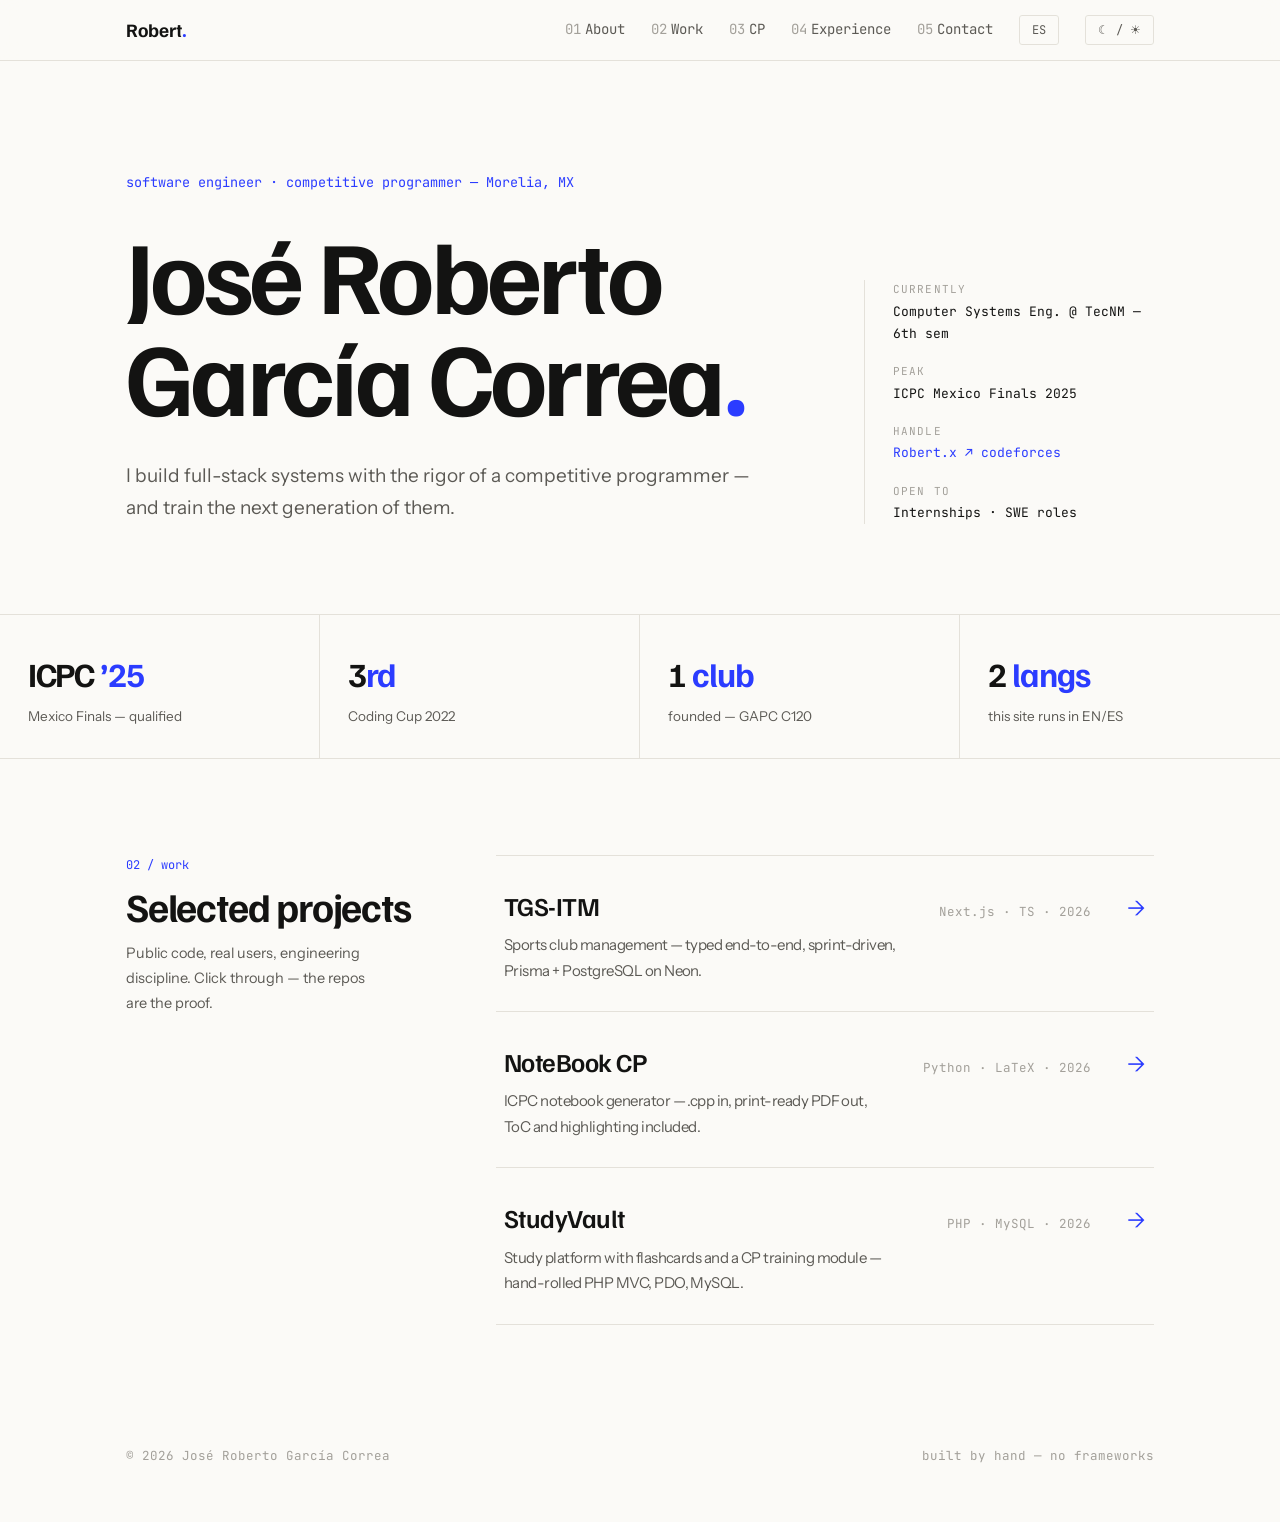
<file: design-mockups/e-claude.html>
<!DOCTYPE html>
<html lang="en" data-theme="light">
<head>
<meta charset="UTF-8">
<meta name="viewport" content="width=device-width, initial-scale=1.0">
<title>Propuesta E — Diseño libre de Claude</title>
<link rel="preconnect" href="https://fonts.googleapis.com">
<link rel="preconnect" href="https://fonts.gstatic.com" crossorigin>
<link href="https://fonts.googleapis.com/css2?family=Familjen+Grotesk:ital,wght@0,400;0,500;0,600;0,700;1,400&family=Instrument+Sans:ital,wght@0,400;0,500;0,600;1,400&family=JetBrains+Mono:wght@400;500&display=swap" rel="stylesheet">
<style>
:root {
    --paper: #fbfaf7;
    --paper-2: #f3f1ec;
    --ink: #131312;
    --ink-2: #5c5a55;
    --ink-3: #a3a09a;
    --rule: #e4e1da;
    --blue: #2b3cff;
    --blue-soft: rgba(43,60,255,0.08);
}
[data-theme="dark"] {
    --paper: #101013;
    --paper-2: #17171b;
    --ink: #f0efeb;
    --ink-2: #a5a3a0;
    --ink-3: #5e5c5a;
    --rule: #26262b;
    --blue: #6573ff;
    --blue-soft: rgba(101,115,255,0.1);
}
* { margin: 0; padding: 0; box-sizing: border-box; }
html { scroll-behavior: smooth; }
body {
    background: var(--paper);
    color: var(--ink);
    font-family: 'Instrument Sans', sans-serif;
    font-size: 16.5px;
    line-height: 1.7;
    transition: background 0.4s ease, color 0.4s ease;
    -webkit-font-smoothing: antialiased;
}
.display { font-family: 'Familjen Grotesk', sans-serif; }
.mono { font-family: 'JetBrains Mono', monospace; }
.wrap { max-width: 1100px; margin: 0 auto; padding: 0 36px; }

/* hairline nav with index numbers */
.nav {
    position: sticky; top: 0; z-index: 100;
    background: color-mix(in srgb, var(--paper) 90%, transparent);
    backdrop-filter: blur(12px);
    border-bottom: 1px solid var(--rule);
    transition: background 0.4s ease;
}
.nav__in { max-width: 1100px; margin: 0 auto; padding: 0 36px; height: 60px; display: flex; align-items: center; gap: 26px; }
.nav__logo { font-family: 'Familjen Grotesk', sans-serif; font-weight: 700; font-size: 19px; margin-right: auto; }
.nav__logo i { font-style: normal; color: var(--blue); }
.nav a {
    color: var(--ink-2); text-decoration: none; font-size: 14px;
    font-family: 'JetBrains Mono', monospace;
    transition: color 0.2s;
}
.nav a b { color: var(--ink-3); font-weight: 400; margin-right: 4px; }
.nav a:hover { color: var(--blue); }
.nav__btn {
    font-family: 'JetBrains Mono', monospace; font-size: 12px;
    border: 1px solid var(--rule); background: transparent; color: var(--ink-2);
    padding: 6px 12px; border-radius: 3px; cursor: pointer; transition: all 0.2s;
}
.nav__btn:hover { border-color: var(--blue); color: var(--blue); }

/* asymmetric hero: name + spec rail */
.hero {
    display: grid; grid-template-columns: 1fr 290px; gap: 80px;
    padding: 110px 0 90px; align-items: end;
}
.hero__role {
    font-family: 'JetBrains Mono', monospace; font-size: 13.5px;
    color: var(--blue); margin-bottom: 28px;
    opacity: 0; animation: fadeup 0.7s cubic-bezier(0.16,1,0.3,1) 0.05s forwards;
}
.hero__name {
    font-family: 'Familjen Grotesk', sans-serif;
    font-size: clamp(52px, 8.5vw, 104px);
    font-weight: 700;
    line-height: 0.98;
    letter-spacing: -0.035em;
}
.hero__name .line { display: block; overflow: hidden; }
.hero__name .line span { display: inline-block; transform: translateY(110%); animation: lift 0.85s cubic-bezier(0.16,1,0.3,1) forwards; }
.hero__name .line:nth-child(1) span { animation-delay: 0.12s; }
.hero__name .line:nth-child(2) span { animation-delay: 0.22s; }
.hero__name .line em { font-style: normal; color: var(--blue); }
.hero__bio {
    margin-top: 34px; font-size: 19px; color: var(--ink-2); max-width: 48ch;
    opacity: 0; animation: fadeup 0.8s cubic-bezier(0.16,1,0.3,1) 0.45s forwards;
}
.spec {
    border-left: 1px solid var(--rule);
    padding-left: 28px;
    font-family: 'JetBrains Mono', monospace; font-size: 13px;
    display: grid; gap: 17px;
    opacity: 0; animation: fadeup 0.8s cubic-bezier(0.16,1,0.3,1) 0.55s forwards;
}
.spec dt { color: var(--ink-3); font-size: 11px; text-transform: uppercase; letter-spacing: 0.1em; }
.spec dd { color: var(--ink); margin-top: 2px; }
.spec dd a { color: var(--blue); text-decoration: none; }
.spec dd a:hover { text-decoration: underline; text-underline-offset: 3px; }
@keyframes lift { to { transform: none; } }
@keyframes fadeup { from { opacity: 0; transform: translateY(18px); } to { opacity: 1; transform: none; } }

/* proof strip */
.proof {
    border-top: 1px solid var(--rule); border-bottom: 1px solid var(--rule);
    display: grid; grid-template-columns: repeat(4, 1fr);
}
.proof__item { padding: 30px 28px; border-right: 1px solid var(--rule); transition: background 0.3s; }
.proof__item:last-child { border-right: none; }
.proof__item:hover { background: var(--blue-soft); }
.proof__n { font-family: 'Familjen Grotesk', sans-serif; font-size: 34px; font-weight: 700; letter-spacing: -0.03em; }
.proof__n i { font-style: normal; color: var(--blue); }
.proof__l { font-size: 13.5px; color: var(--ink-2); margin-top: 2px; }

/* projects as ruled index */
.sect { padding: 96px 0 40px; }
.sect__row { display: grid; grid-template-columns: 290px 1fr; gap: 80px; align-items: start; }
.sect__label { position: sticky; top: 100px; }
.sect__num {
    font-family: 'JetBrains Mono', monospace; font-size: 12px; color: var(--blue);
    display: block; margin-bottom: 10px;
}
.sect__title { font-family: 'Familjen Grotesk', sans-serif; font-size: 40px; font-weight: 700; letter-spacing: -0.03em; line-height: 1.05; }
.sect__note { font-size: 14.5px; color: var(--ink-2); margin-top: 14px; max-width: 26ch; }
.index { border-top: 1px solid var(--rule); }
.row {
    display: grid; grid-template-columns: 1fr auto auto;
    gap: 8px 36px; align-items: baseline;
    padding: 28px 8px;
    border-bottom: 1px solid var(--rule);
    text-decoration: none; color: inherit;
    transition: padding 0.3s cubic-bezier(0.16,1,0.3,1), background 0.3s;
    position: relative;
}
.row:hover { padding-left: 24px; background: var(--blue-soft); }
.row::before {
    content: ""; position: absolute; left: 0; top: 0; bottom: -1px; width: 2px;
    background: var(--blue); transform: scaleY(0); transition: transform 0.3s;
}
.row:hover::before { transform: scaleY(1); }
.row__name { font-family: 'Familjen Grotesk', sans-serif; font-size: 26px; font-weight: 600; letter-spacing: -0.02em; }
.row__name small { font-family: 'Instrument Sans', sans-serif; display: block; font-size: 15px; font-weight: 400; color: var(--ink-2); margin-top: 4px; max-width: 52ch; }
.row__stack { font-family: 'JetBrains Mono', monospace; font-size: 12.5px; color: var(--ink-3); }
.row__go { font-size: 22px; color: var(--blue); transition: transform 0.3s; }
.row:hover .row__go { transform: translateX(6px); }
footer { padding: 80px 0 56px; color: var(--ink-3); font-family: 'JetBrains Mono', monospace; font-size: 12.5px; display: flex; justify-content: space-between; }
@media (max-width: 860px) {
    .hero, .sect__row { grid-template-columns: 1fr; gap: 40px; }
    .spec { border-left: none; padding-left: 0; border-top: 1px solid var(--rule); padding-top: 24px; }
    .proof { grid-template-columns: 1fr 1fr; }
    .proof__item:nth-child(2) { border-right: none; }
}
@media (prefers-reduced-motion: reduce) { * { animation: none !important; transition: none !important; } .hero__name .line span { transform: none; } .hero__role, .hero__bio, .spec { opacity: 1; } }
</style>
</head>
<body>

<nav class="nav">
    <div class="nav__in">
        <span class="nav__logo">Robert<i>.</i></span>
        <a href="#"><b>01</b>About</a>
        <a href="#"><b>02</b>Work</a>
        <a href="#"><b>03</b>CP</a>
        <a href="#"><b>04</b>Experience</a>
        <a href="#"><b>05</b>Contact</a>
        <button class="nav__btn">ES</button>
        <button class="nav__btn" onclick="document.documentElement.dataset.theme = document.documentElement.dataset.theme === 'dark' ? 'light' : 'dark'">☾ / ☀</button>
    </div>
</nav>

<div class="wrap">
    <header class="hero">
        <div>
            <p class="hero__role">software engineer · competitive programmer — Morelia, MX</p>
            <h1 class="hero__name">
                <span class="line"><span>José Roberto</span></span>
                <span class="line"><span>García Correa<em>.</em></span></span>
            </h1>
            <p class="hero__bio">I build full-stack systems with the rigor of a competitive programmer — and train the next generation of them.</p>
        </div>
        <dl class="spec">
            <div><dt>Currently</dt><dd>Computer Systems Eng. @ TecNM — 6th sem</dd></div>
            <div><dt>Peak</dt><dd>ICPC Mexico Finals 2025</dd></div>
            <div><dt>Handle</dt><dd><a href="#">Robert.x ↗ codeforces</a></dd></div>
            <div><dt>Open to</dt><dd>Internships · SWE roles</dd></div>
        </dl>
    </header>
</div>

<section class="proof">
    <div class="proof__item"><div class="proof__n">ICPC <i>’25</i></div><div class="proof__l">Mexico Finals — qualified</div></div>
    <div class="proof__item"><div class="proof__n">3<i>rd</i></div><div class="proof__l">Coding Cup 2022</div></div>
    <div class="proof__item"><div class="proof__n">1 <i>club</i></div><div class="proof__l">founded — GAPC C120</div></div>
    <div class="proof__item"><div class="proof__n">2 <i>langs</i></div><div class="proof__l">this site runs in EN/ES</div></div>
</section>

<div class="wrap">
    <section class="sect">
        <div class="sect__row">
            <div class="sect__label">
                <span class="sect__num">02 / work</span>
                <h2 class="sect__title">Selected projects</h2>
                <p class="sect__note">Public code, real users, engineering discipline. Click through — the repos are the proof.</p>
            </div>
            <div class="index">
                <a class="row" href="#">
                    <div class="row__name">TGS-ITM<small>Sports club management — typed end-to-end, sprint-driven, Prisma + PostgreSQL on Neon.</small></div>
                    <span class="row__stack">Next.js · TS · 2026</span>
                    <span class="row__go">→</span>
                </a>
                <a class="row" href="#">
                    <div class="row__name">NoteBook CP<small>ICPC notebook generator — .cpp in, print-ready PDF out, ToC and highlighting included.</small></div>
                    <span class="row__stack">Python · LaTeX · 2026</span>
                    <span class="row__go">→</span>
                </a>
                <a class="row" href="#">
                    <div class="row__name">StudyVault<small>Study platform with flashcards and a CP training module — hand-rolled PHP MVC, PDO, MySQL.</small></div>
                    <span class="row__stack">PHP · MySQL · 2026</span>
                    <span class="row__go">→</span>
                </a>
            </div>
        </div>
    </section>

    <footer>
        <span>© 2026 José Roberto García Correa</span>
        <span>built by hand — no frameworks</span>
    </footer>
</div>
</body>
</html>
</file>
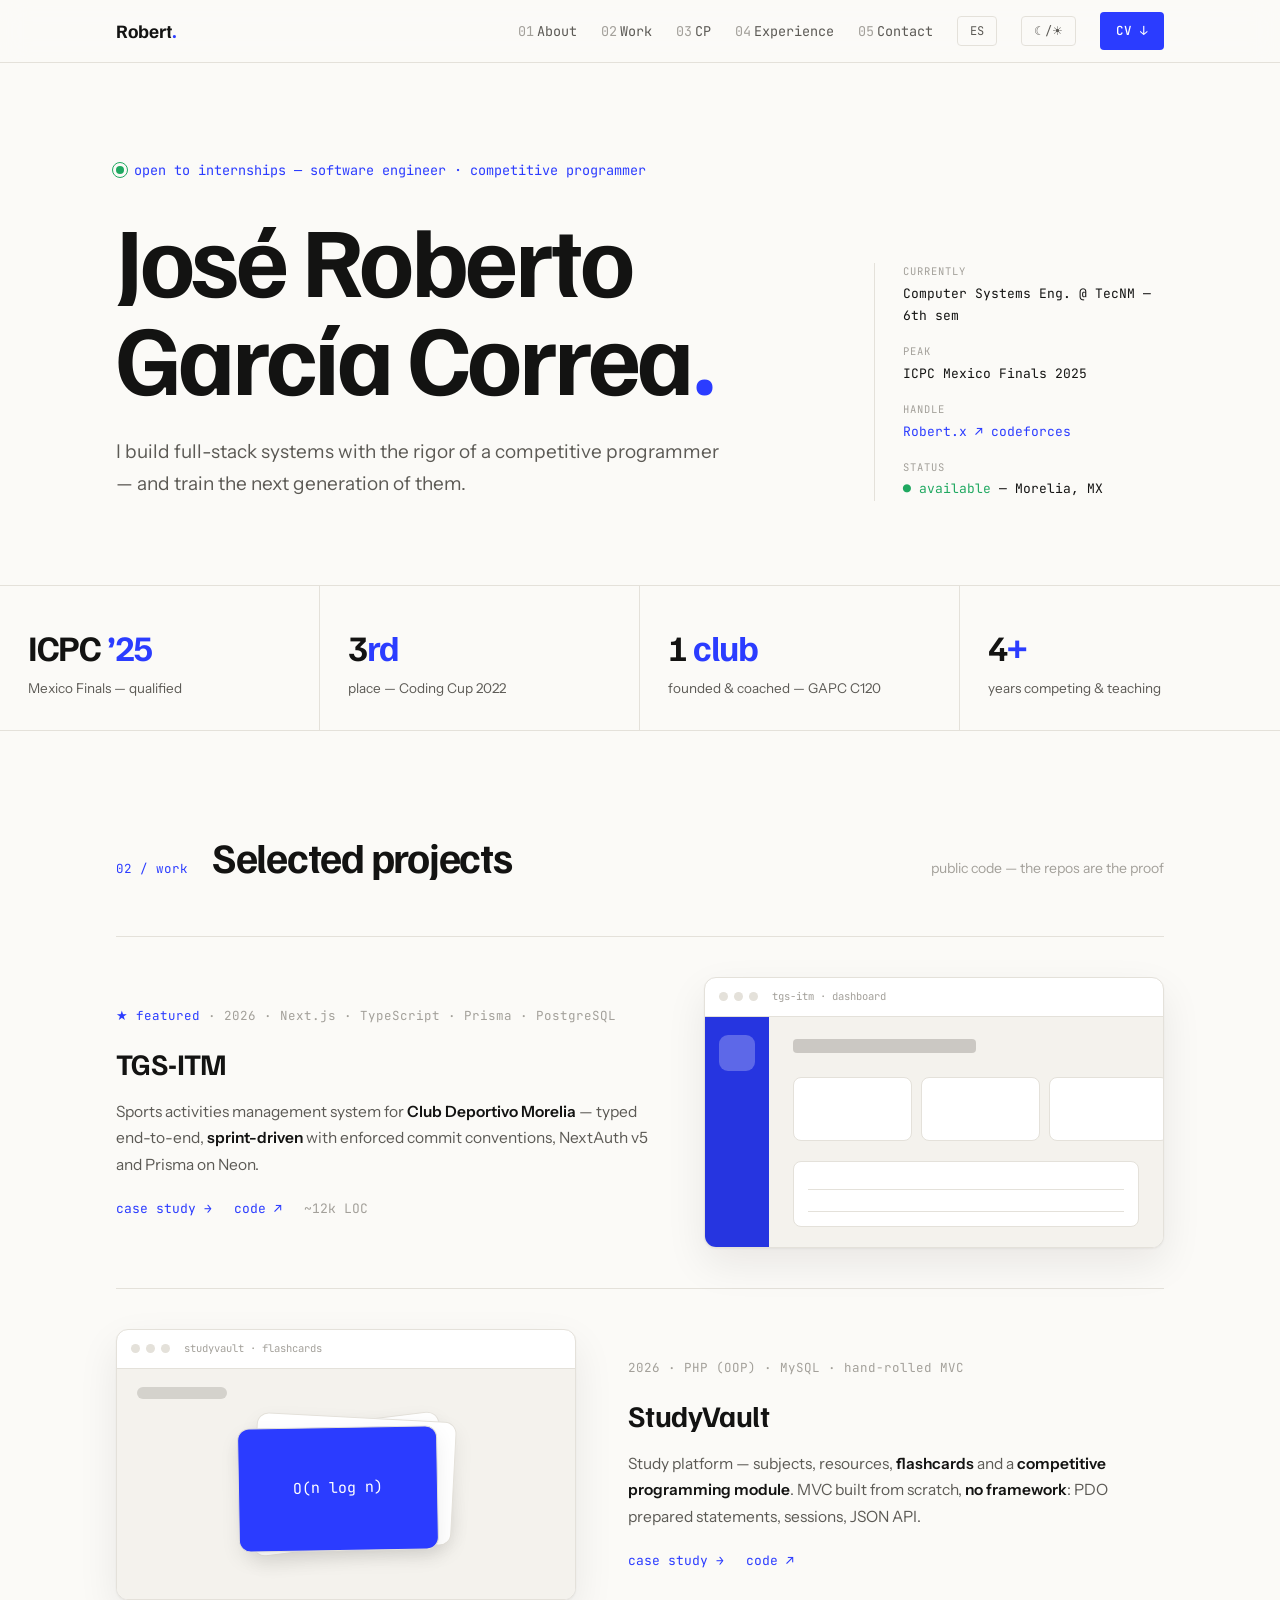
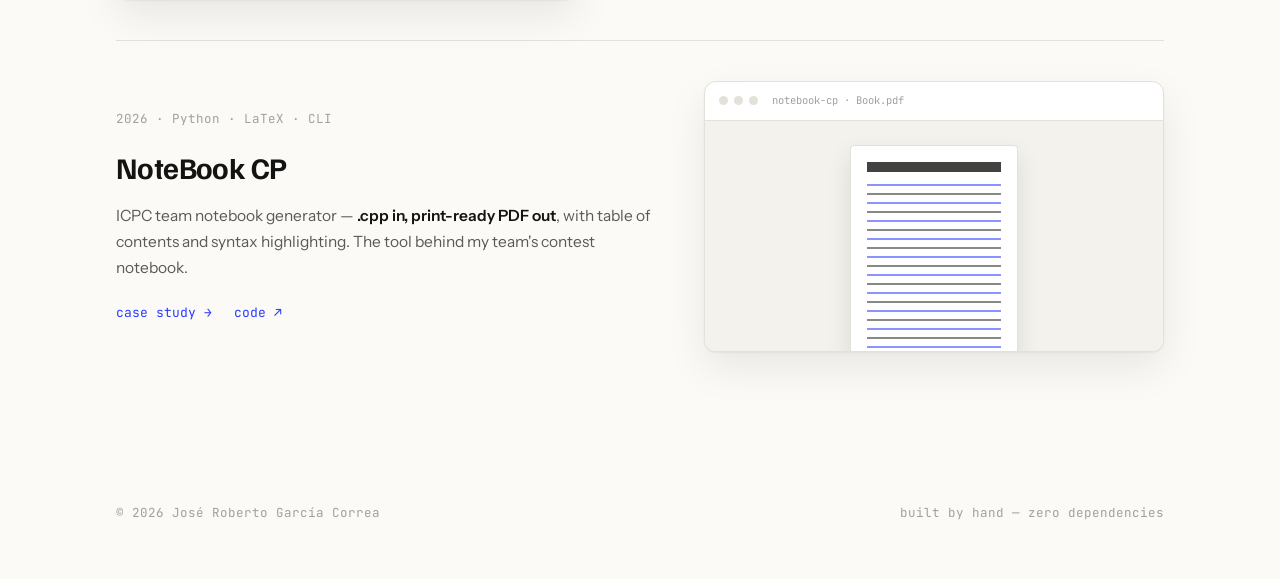
<file: design-mockups/f-definitivo.html>
<!DOCTYPE html>
<html lang="en" data-theme="light">
<head>
<meta charset="UTF-8">
<meta name="viewport" content="width=device-width, initial-scale=1.0">
<title>Propuesta F — Definitivo (E + bento + mejoras)</title>
<link rel="preconnect" href="https://fonts.googleapis.com">
<link rel="preconnect" href="https://fonts.gstatic.com" crossorigin>
<link href="https://fonts.googleapis.com/css2?family=Familjen+Grotesk:ital,wght@0,400;0,500;0,600;0,700;1,400&family=Instrument+Sans:ital,wght@0,400;0,500;0,600;1,400&family=JetBrains+Mono:wght@400;500&display=swap" rel="stylesheet">
<style>
:root {
    --paper: #fbfaf7;
    --paper-2: #f4f2ed;
    --card: #ffffff;
    --ink: #131312;
    --ink-2: #5c5a55;
    --ink-3: #a3a09a;
    --rule: #e4e1da;
    --blue: #2b3cff;
    --blue-soft: rgba(43,60,255,0.07);
    --green: #1fa860;
    --shadow: 0 1px 2px rgba(20,18,12,0.05), 0 16px 40px rgba(20,18,12,0.08);
}
[data-theme="dark"] {
    --paper: #101013;
    --paper-2: #16161a;
    --card: #1a1a1f;
    --ink: #f0efeb;
    --ink-2: #a5a3a0;
    --ink-3: #5e5c5a;
    --rule: #26262b;
    --blue: #6573ff;
    --blue-soft: rgba(101,115,255,0.09);
    --green: #3ecf80;
    --shadow: 0 1px 2px rgba(0,0,0,0.4), 0 16px 40px rgba(0,0,0,0.5);
}
* { margin: 0; padding: 0; box-sizing: border-box; }
html { scroll-behavior: smooth; }
body {
    background: var(--paper); color: var(--ink);
    font-family: 'Instrument Sans', sans-serif;
    font-size: 16.5px; line-height: 1.7;
    transition: background 0.4s, color 0.4s;
    -webkit-font-smoothing: antialiased;
}
.wrap { max-width: 1120px; margin: 0 auto; padding: 0 36px; }

/* nav: index links + CV button (Eduardo lesson) */
.nav {
    position: sticky; top: 0; z-index: 100;
    background: color-mix(in srgb, var(--paper) 88%, transparent);
    backdrop-filter: blur(14px);
    border-bottom: 1px solid var(--rule);
    transition: background 0.4s;
}
.nav__in { max-width: 1120px; margin: 0 auto; padding: 0 36px; height: 62px; display: flex; align-items: center; gap: 24px; }
.nav__logo { font-family: 'Familjen Grotesk'; font-weight: 700; font-size: 19px; margin-right: auto; }
.nav__logo i { font-style: normal; color: var(--blue); }
.nav a.lnk { color: var(--ink-2); text-decoration: none; font-size: 13.5px; font-family: 'JetBrains Mono', monospace; transition: color 0.2s; }
.nav a.lnk b { color: var(--ink-3); font-weight: 400; margin-right: 3px; }
.nav a.lnk:hover { color: var(--blue); }
.nav__btn {
    font-family: 'JetBrains Mono', monospace; font-size: 12px;
    border: 1px solid var(--rule); background: transparent; color: var(--ink-2);
    padding: 6px 12px; border-radius: 4px; cursor: pointer; transition: all 0.2s;
}
.nav__btn:hover { border-color: var(--blue); color: var(--blue); }
.nav__cv {
    font-family: 'JetBrains Mono', monospace; font-size: 12.5px; font-weight: 500;
    background: var(--blue); color: #fff; text-decoration: none;
    padding: 8px 16px; border-radius: 4px;
    transition: transform 0.2s, box-shadow 0.2s;
}
.nav__cv:hover { transform: translateY(-1px); box-shadow: 0 6px 18px color-mix(in srgb, var(--blue) 35%, transparent); }

/* hero: asymmetric + availability pulse */
.hero { display: grid; grid-template-columns: 1fr 290px; gap: 80px; padding: 96px 0 84px; align-items: end; }
.hero__role {
    font-family: 'JetBrains Mono', monospace; font-size: 13.5px; color: var(--blue);
    display: flex; align-items: center; gap: 10px; margin-bottom: 26px;
    opacity: 0; animation: fadeup 0.7s cubic-bezier(0.16,1,0.3,1) 0.05s forwards;
}
.pulse { width: 8px; height: 8px; border-radius: 50%; background: var(--green); position: relative; }
.pulse::after { content: ""; position: absolute; inset: -4px; border-radius: 50%; border: 1px solid var(--green); animation: pulse 2s ease-out infinite; }
@keyframes pulse { from { transform: scale(0.6); opacity: 1; } to { transform: scale(1.6); opacity: 0; } }
.hero__name { font-family: 'Familjen Grotesk'; font-size: clamp(52px, 8vw, 100px); font-weight: 700; line-height: 0.98; letter-spacing: -0.035em; }
.hero__name .line { display: block; overflow: hidden; }
.hero__name .line span { display: inline-block; transform: translateY(110%); animation: lift 0.85s cubic-bezier(0.16,1,0.3,1) forwards; }
.hero__name .line:nth-child(1) span { animation-delay: 0.12s; }
.hero__name .line:nth-child(2) span { animation-delay: 0.22s; }
.hero__name em { font-style: normal; color: var(--blue); }
.hero__bio { margin-top: 32px; font-size: 19px; color: var(--ink-2); max-width: 47ch; opacity: 0; animation: fadeup 0.8s cubic-bezier(0.16,1,0.3,1) 0.45s forwards; }
.spec { border-left: 1px solid var(--rule); padding-left: 28px; font-family: 'JetBrains Mono', monospace; font-size: 13px; display: grid; gap: 16px; opacity: 0; animation: fadeup 0.8s cubic-bezier(0.16,1,0.3,1) 0.55s forwards; }
.spec dt { color: var(--ink-3); font-size: 10.5px; text-transform: uppercase; letter-spacing: 0.1em; }
.spec dd { margin-top: 2px; }
.spec dd a { color: var(--blue); text-decoration: none; }
.spec dd .ok { color: var(--green); }
@keyframes lift { to { transform: none; } }
@keyframes fadeup { from { opacity: 0; transform: translateY(18px); } to { opacity: 1; transform: none; } }

/* proof strip: counters (final values in HTML — robust) */
.proof { border-top: 1px solid var(--rule); border-bottom: 1px solid var(--rule); display: grid; grid-template-columns: repeat(4, 1fr); }
.proof__item { padding: 30px 28px; border-right: 1px solid var(--rule); transition: background 0.3s; }
.proof__item:last-child { border-right: none; }
.proof__item:hover { background: var(--blue-soft); }
.proof__n { font-family: 'Familjen Grotesk'; font-size: 36px; font-weight: 700; letter-spacing: -0.03em; }
.proof__n i { font-style: normal; color: var(--blue); }
.proof__l { font-size: 13.5px; color: var(--ink-2); }

/* projects with VISUAL PREVIEWS (browser frames) */
.sect { padding: 90px 0 30px; }
.sect__head { display: flex; align-items: baseline; gap: 24px; margin-bottom: 44px; }
.sect__num { font-family: 'JetBrains Mono', monospace; font-size: 12.5px; color: var(--blue); }
.sect__title { font-family: 'Familjen Grotesk'; font-size: 42px; font-weight: 700; letter-spacing: -0.03em; }
.sect__note { margin-left: auto; font-size: 14px; color: var(--ink-3); }
.proj {
    display: grid; grid-template-columns: 460px 1fr; gap: 52px;
    padding: 40px 0; border-top: 1px solid var(--rule); align-items: center;
}
.proj:nth-child(even) { grid-template-columns: 1fr 460px; }
.proj:nth-child(even) .frame { order: 2; }
.frame {
    border-radius: 12px; overflow: hidden;
    border: 1px solid var(--rule); box-shadow: var(--shadow);
    background: var(--card);
    transition: transform 0.4s cubic-bezier(0.16,1,0.3,1), box-shadow 0.4s;
}
.proj:hover .frame { transform: translateY(-6px) rotate(-0.4deg); }
.frame__bar { display: flex; align-items: center; gap: 6px; padding: 10px 14px; border-bottom: 1px solid var(--rule); }
.frame__bar i { width: 9px; height: 9px; border-radius: 50%; background: var(--rule); }
.frame__bar span { font-family: 'JetBrains Mono', monospace; font-size: 10.5px; color: var(--ink-3); margin-left: 8px; }
.frame__body { height: 230px; position: relative; background: var(--paper-2); }
/* abstract UI: TGS dashboard */
.ui-tgs .s { position: absolute; left: 0; top: 0; bottom: 0; width: 64px; background: color-mix(in srgb, var(--blue) 88%, #000); }
.ui-tgs .s::before { content: ""; position: absolute; left: 14px; top: 18px; width: 36px; height: 36px; border-radius: 9px; background: rgba(255,255,255,0.25); }
.ui-tgs .h { position: absolute; left: 88px; top: 22px; width: 40%; height: 14px; border-radius: 4px; background: var(--ink-3); opacity: 0.5; }
.ui-tgs .c1, .ui-tgs .c2, .ui-tgs .c3 { position: absolute; top: 60px; width: 26%; height: 64px; border-radius: 8px; background: var(--card); border: 1px solid var(--rule); }
.ui-tgs .c1 { left: 88px; } .ui-tgs .c2 { left: calc(88px + 28%); } .ui-tgs .c3 { left: calc(88px + 56%); }
.ui-tgs .t { position: absolute; left: 88px; right: 24px; top: 144px; bottom: 20px; border-radius: 8px; background: var(--card); border: 1px solid var(--rule); }
.ui-tgs .t::before { content: ""; position: absolute; inset: 14px; background: repeating-linear-gradient(0deg, var(--rule) 0 1px, transparent 1px 22px); }
/* abstract UI: StudyVault flashcards */
.ui-sv .deck { position: absolute; left: 50%; top: 50%; width: 200px; height: 124px; }
.ui-sv .card-f { position: absolute; inset: 0; border-radius: 12px; background: var(--card); border: 1px solid var(--rule); box-shadow: 0 8px 20px rgba(0,0,0,0.07); }
.ui-sv .card-f:nth-child(1) { transform: translate(-50%,-50%) rotate(-7deg); }
.ui-sv .card-f:nth-child(2) { transform: translate(-46%,-54%) rotate(3deg); }
.ui-sv .card-f:nth-child(3) { transform: translate(-54%,-46%) rotate(-1deg); background: var(--blue); }
.ui-sv .card-f:nth-child(3)::before { content: "O(n log n)"; position: absolute; inset: 0; display: grid; place-items: center; color: #fff; font-family: 'JetBrains Mono', monospace; font-size: 15px; }
.ui-sv .pill { position: absolute; left: 20px; top: 18px; width: 90px; height: 12px; border-radius: 99px; background: var(--ink-3); opacity: 0.4; }
/* abstract UI: NoteBook PDF */
.ui-nb .page { position: absolute; left: 50%; top: 24px; transform: translateX(-50%); width: 168px; bottom: -30px; background: #fff; border: 1px solid var(--rule); border-radius: 4px 4px 0 0; box-shadow: 0 10px 24px rgba(0,0,0,0.1); }
[data-theme="dark"] .ui-nb .page { background: #ebe9e4; }
.ui-nb .page::before { content: ""; position: absolute; left: 16px; right: 16px; top: 16px; height: 10px; background: #131312; opacity: 0.8; }
.ui-nb .page::after { content: ""; position: absolute; left: 16px; right: 16px; top: 38px; bottom: 14px; background: repeating-linear-gradient(0deg, rgba(43,60,255,0.55) 0 2px, transparent 2px 9px, rgba(19,19,18,0.5) 9px 11px, transparent 11px 18px); }
.proj__meta { font-family: 'JetBrains Mono', monospace; font-size: 12.5px; color: var(--ink-3); margin-bottom: 12px; }
.proj__meta .star { color: var(--blue); }
.proj__name { font-family: 'Familjen Grotesk'; font-size: 30px; font-weight: 700; letter-spacing: -0.02em; margin-bottom: 10px; }
.proj__desc { color: var(--ink-2); font-size: 15.5px; max-width: 56ch; margin-bottom: 20px; }
.proj__desc b { color: var(--ink); font-weight: 600; }
.proj__links { display: flex; gap: 22px; font-family: 'JetBrains Mono', monospace; font-size: 13px; }
.proj__links a { color: var(--blue); text-decoration: none; }
.proj__links a:hover { text-decoration: underline; text-underline-offset: 4px; }
.proj__links .dim { color: var(--ink-3); }
footer { padding: 80px 0 56px; color: var(--ink-3); font-family: 'JetBrains Mono', monospace; font-size: 12.5px; display: flex; justify-content: space-between; }
@media (max-width: 900px) { .hero, .proj, .proj:nth-child(even) { grid-template-columns: 1fr; } .proj:nth-child(even) .frame { order: 0; } .proof { grid-template-columns: 1fr 1fr; } }
@media (prefers-reduced-motion: reduce) { * { animation: none !important; transition: none !important; } .hero__name .line span { transform: none; } .hero__role, .hero__bio, .spec { opacity: 1; } }
</style>
</head>
<body>

<nav class="nav">
    <div class="nav__in">
        <span class="nav__logo">Robert<i>.</i></span>
        <a class="lnk" href="#"><b>01</b>About</a>
        <a class="lnk" href="#"><b>02</b>Work</a>
        <a class="lnk" href="#"><b>03</b>CP</a>
        <a class="lnk" href="#"><b>04</b>Experience</a>
        <a class="lnk" href="#"><b>05</b>Contact</a>
        <button class="nav__btn">ES</button>
        <button class="nav__btn" onclick="document.documentElement.dataset.theme = document.documentElement.dataset.theme === 'dark' ? 'light' : 'dark'">☾/☀</button>
        <a class="nav__cv" href="#">CV ↓</a>
    </div>
</nav>

<div class="wrap">
    <header class="hero">
        <div>
            <p class="hero__role"><span class="pulse"></span> open to internships — software engineer · competitive programmer</p>
            <h1 class="hero__name">
                <span class="line"><span>José Roberto</span></span>
                <span class="line"><span>García Correa<em>.</em></span></span>
            </h1>
            <p class="hero__bio">I build full-stack systems with the rigor of a competitive programmer — and train the next generation of them.</p>
        </div>
        <dl class="spec">
            <div><dt>Currently</dt><dd>Computer Systems Eng. @ TecNM — 6th sem</dd></div>
            <div><dt>Peak</dt><dd>ICPC Mexico Finals 2025</dd></div>
            <div><dt>Handle</dt><dd><a href="#">Robert.x ↗ codeforces</a></dd></div>
            <div><dt>Status</dt><dd><span class="ok">● available</span> — Morelia, MX</dd></div>
        </dl>
    </header>
</div>

<section class="proof">
    <div class="proof__item"><div class="proof__n">ICPC <i>’25</i></div><div class="proof__l">Mexico Finals — qualified</div></div>
    <div class="proof__item"><div class="proof__n">3<i>rd</i></div><div class="proof__l">place — Coding Cup 2022</div></div>
    <div class="proof__item"><div class="proof__n">1 <i>club</i></div><div class="proof__l">founded & coached — GAPC C120</div></div>
    <div class="proof__item"><div class="proof__n">4<i>+</i></div><div class="proof__l">years competing & teaching</div></div>
</section>

<div class="wrap">
    <section class="sect">
        <div class="sect__head">
            <span class="sect__num">02 / work</span>
            <h2 class="sect__title">Selected projects</h2>
            <span class="sect__note">public code — the repos are the proof</span>
        </div>

        <article class="proj">
            <div class="frame">
                <div class="frame__bar"><i></i><i></i><i></i><span>tgs-itm · dashboard</span></div>
                <div class="frame__body ui-tgs"><div class="s"></div><div class="h"></div><div class="c1"></div><div class="c2"></div><div class="c3"></div><div class="t"></div></div>
            </div>
            <div>
                <p class="proj__meta"><span class="star">★ featured</span> · 2026 · Next.js · TypeScript · Prisma · PostgreSQL</p>
                <h3 class="proj__name">TGS-ITM</h3>
                <p class="proj__desc">Sports activities management system for <b>Club Deportivo Morelia</b> — typed end-to-end, <b>sprint-driven</b> with enforced commit conventions, NextAuth v5 and Prisma on Neon.</p>
                <div class="proj__links"><a href="#">case study →</a><a href="#">code ↗</a><span class="dim">~12k LOC</span></div>
            </div>
        </article>

        <article class="proj">
            <div class="frame">
                <div class="frame__bar"><i></i><i></i><i></i><span>studyvault · flashcards</span></div>
                <div class="frame__body ui-sv"><span class="pill"></span><div class="deck"><div class="card-f"></div><div class="card-f"></div><div class="card-f"></div></div></div>
            </div>
            <div>
                <p class="proj__meta">2026 · PHP (OOP) · MySQL · hand-rolled MVC</p>
                <h3 class="proj__name">StudyVault</h3>
                <p class="proj__desc">Study platform — subjects, resources, <b>flashcards</b> and a <b>competitive programming module</b>. MVC built from scratch, <b>no framework</b>: PDO prepared statements, sessions, JSON API.</p>
                <div class="proj__links"><a href="#">case study →</a><a href="#">code ↗</a></div>
            </div>
        </article>

        <article class="proj">
            <div class="frame">
                <div class="frame__bar"><i></i><i></i><i></i><span>notebook-cp · Book.pdf</span></div>
                <div class="frame__body ui-nb"><div class="page"></div></div>
            </div>
            <div>
                <p class="proj__meta">2026 · Python · LaTeX · CLI</p>
                <h3 class="proj__name">NoteBook CP</h3>
                <p class="proj__desc">ICPC team notebook generator — <b>.cpp in, print-ready PDF out</b>, with table of contents and syntax highlighting. The tool behind my team's contest notebook.</p>
                <div class="proj__links"><a href="#">case study →</a><a href="#">code ↗</a></div>
            </div>
        </article>
    </section>

    <footer>
        <span>© 2026 José Roberto García Correa</span>
        <span>built by hand — zero dependencies</span>
    </footer>
</div>
</body>
</html>
</file>
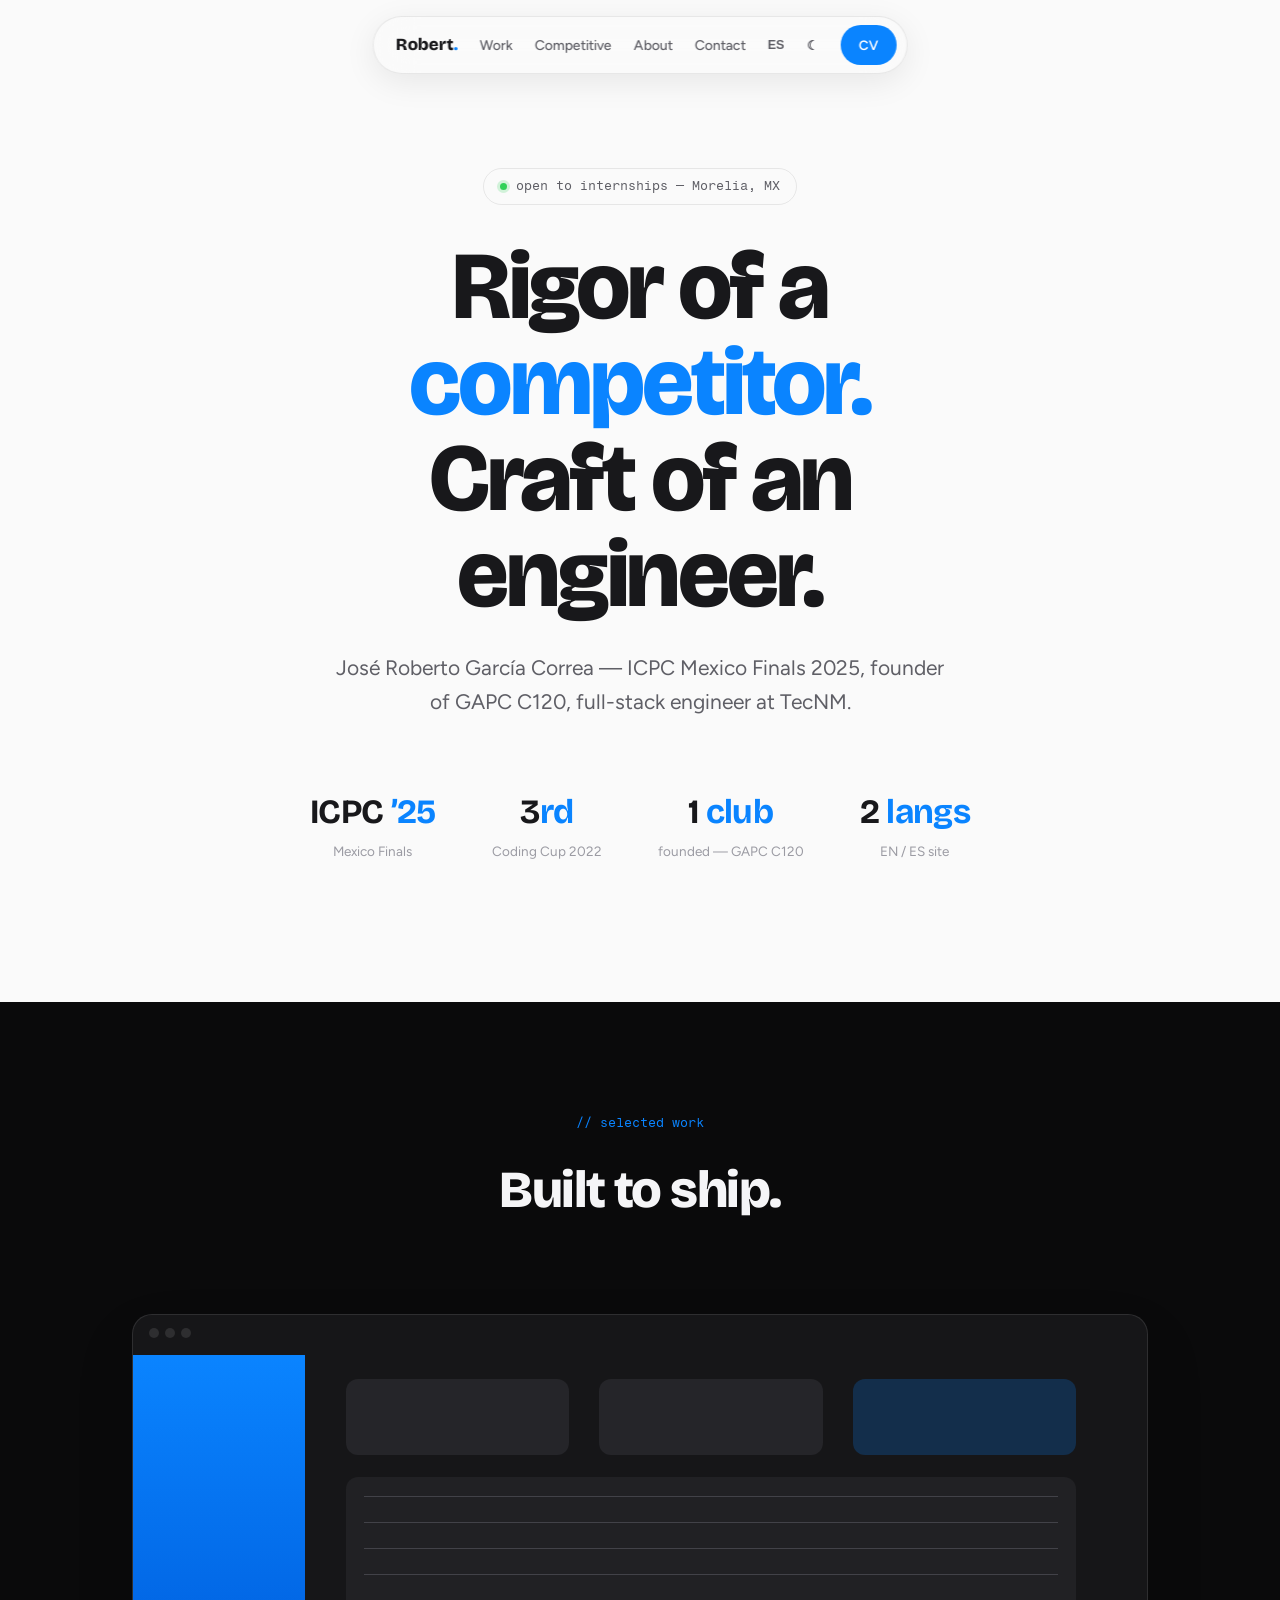
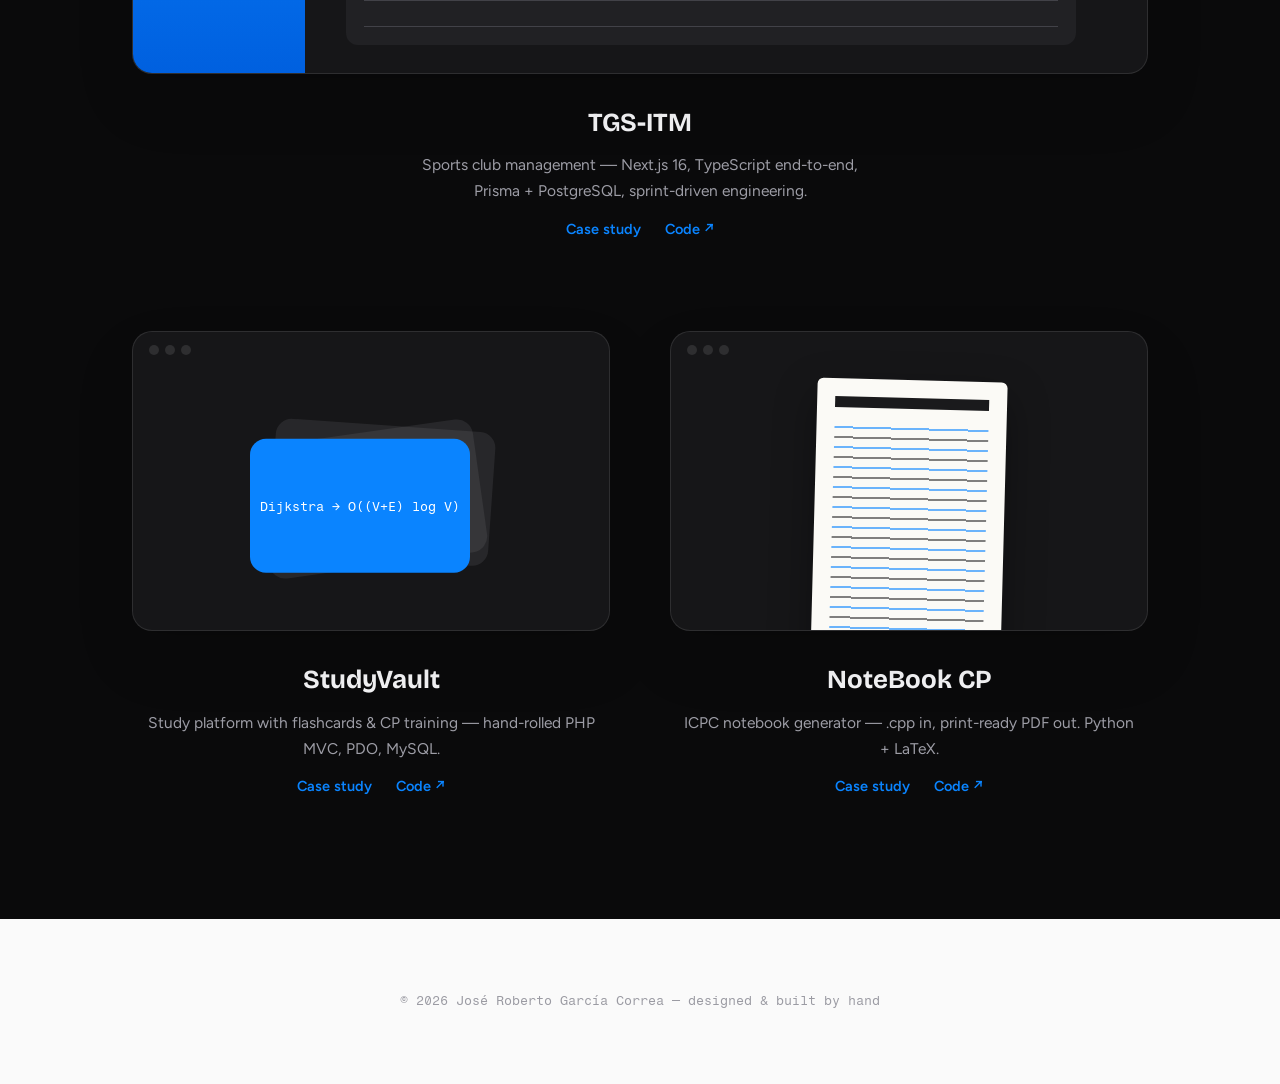
<file: design-mockups/g-apple-elegance.html>
<!DOCTYPE html>
<html lang="en" data-theme="light">
<head>
<meta charset="UTF-8">
<meta name="viewport" content="width=device-width, initial-scale=1.0">
<title>Propuesta G — Apple Elegance</title>
<link rel="preconnect" href="https://fonts.googleapis.com">
<link rel="preconnect" href="https://fonts.gstatic.com" crossorigin>
<link href="https://fonts.googleapis.com/css2?family=Bricolage+Grotesque:opsz,wght@12..96,400;12..96,600;12..96,700;12..96,800&family=Figtree:ital,wght@0,400;0,500;0,600;1,400&family=Fragment+Mono:ital@0;1&display=swap" rel="stylesheet">
<style>
:root {
    --bg: #fafafa;
    --bg-band: #0a0a0b;        /* alternating dark band, Apple Pro style */
    --card: #ffffff;
    --card-band: #161618;
    --ink: #18181b;
    --ink-2: #5f5f66;
    --ink-3: #9b9ba3;
    --ink-band: #f5f5f7;
    --ink-band-2: #9d9da6;
    --line: rgba(0,0,0,0.08);
    --line-band: rgba(255,255,255,0.1);
    --accent: #0a84ff;
    --shadow: 0 2px 6px rgba(0,0,0,0.05), 0 28px 60px rgba(0,0,0,0.12);
}
[data-theme="dark"] {
    --bg: #0a0a0b;
    --bg-band: #f5f5f7;
    --card: #161618;
    --card-band: #ffffff;
    --ink: #f5f5f7;
    --ink-2: #a4a4ad;
    --ink-3: #6a6a72;
    --ink-band: #18181b;
    --ink-band-2: #5f5f66;
    --line: rgba(255,255,255,0.1);
    --line-band: rgba(0,0,0,0.09);
    --accent: #409cff;
    --shadow: 0 2px 6px rgba(0,0,0,0.5), 0 28px 60px rgba(0,0,0,0.6);
}
* { margin: 0; padding: 0; box-sizing: border-box; }
html { scroll-behavior: smooth; }
body {
    background: var(--bg); color: var(--ink);
    font-family: 'Figtree', sans-serif;
    font-size: 17px; line-height: 1.65;
    transition: background 0.5s, color 0.5s;
    -webkit-font-smoothing: antialiased;
}
.wrap { max-width: 1080px; margin: 0 auto; padding: 0 32px; }
.display { font-family: 'Bricolage Grotesque', sans-serif; }

/* floating pill nav (glass) */
.nav {
    position: fixed; top: 16px; left: 50%; transform: translateX(-50%);
    z-index: 100;
    background: color-mix(in srgb, var(--bg) 65%, transparent);
    backdrop-filter: blur(20px) saturate(180%);
    border: 1px solid var(--line);
    border-radius: 99px;
    padding: 8px 10px 8px 22px;
    display: flex; align-items: center; gap: 22px;
    box-shadow: 0 8px 32px rgba(0,0,0,0.08);
    transition: background 0.5s;
}
.nav__logo { font-family: 'Bricolage Grotesque'; font-weight: 800; font-size: 17px; }
.nav__logo i { font-style: normal; color: var(--accent); }
.nav a.lnk { color: var(--ink-2); text-decoration: none; font-size: 14px; font-weight: 500; transition: color 0.2s; }
.nav a.lnk:hover { color: var(--ink); }
.nav__btn { font-size: 12.5px; font-weight: 600; border: none; background: transparent; color: var(--ink-2); cursor: pointer; }
.nav__btn:hover { color: var(--ink); }
.nav__cv {
    font-size: 13.5px; font-weight: 600; color: #fff; background: var(--accent);
    text-decoration: none; padding: 9px 18px; border-radius: 99px;
    transition: transform 0.25s cubic-bezier(0.16,1,0.3,1), box-shadow 0.25s;
}
.nav__cv:hover { transform: scale(1.05); box-shadow: 0 8px 24px color-mix(in srgb, var(--accent) 45%, transparent); }

/* hero: centered, serene */
.hero { padding: 168px 0 100px; text-align: center; }
.hero__badge {
    display: inline-flex; align-items: center; gap: 9px;
    font-family: 'Fragment Mono', monospace; font-size: 12.5px;
    color: var(--ink-2); border: 1px solid var(--line);
    padding: 7px 16px; border-radius: 99px; margin-bottom: 34px;
    opacity: 0; animation: rise 0.8s cubic-bezier(0.16,1,0.3,1) 0.05s forwards;
}
.hero__badge .dot { width: 7px; height: 7px; border-radius: 50%; background: #30d158; box-shadow: 0 0 0 3px rgba(48,209,88,0.2); }
.hero__title {
    font-family: 'Bricolage Grotesque';
    font-size: clamp(50px, 7.6vw, 96px);
    font-weight: 800; line-height: 1.0; letter-spacing: -0.03em;
    max-width: 14ch; margin: 0 auto 28px;
    opacity: 0; animation: rise 0.9s cubic-bezier(0.16,1,0.3,1) 0.18s forwards;
}
.hero__title em { font-style: normal; color: var(--accent); }
.hero__sub { font-size: 21px; color: var(--ink-2); max-width: 48ch; margin: 0 auto; opacity: 0; animation: rise 0.9s cubic-bezier(0.16,1,0.3,1) 0.32s forwards; }
.hero__stats {
    display: flex; justify-content: center; gap: 56px; margin-top: 64px;
    opacity: 0; animation: rise 0.9s cubic-bezier(0.16,1,0.3,1) 0.46s forwards;
}
.hstat { text-align: center; }
.hstat__n { font-family: 'Bricolage Grotesque'; font-size: 34px; font-weight: 700; letter-spacing: -0.02em; }
.hstat__n i { font-style: normal; color: var(--accent); }
.hstat__l { font-size: 13.5px; color: var(--ink-3); }
@keyframes rise { from { opacity: 0; transform: translateY(28px); } to { opacity: 1; transform: none; } }

/* dark band: projects with floating frames (Apple Pro) */
.band {
    background: var(--bg-band); color: var(--ink-band);
    padding: 110px 0 120px; margin-top: 40px;
    transition: background 0.5s, color 0.5s;
}
.band__kicker { font-family: 'Fragment Mono', monospace; font-size: 13px; color: var(--accent); text-align: center; margin-bottom: 14px; }
.band__title { font-family: 'Bricolage Grotesque'; font-size: 52px; font-weight: 800; letter-spacing: -0.03em; text-align: center; margin-bottom: 80px; }
.show { display: grid; grid-template-columns: 1fr 1fr; gap: 90px 60px; }
.piece { text-align: center; }
.piece--wide { grid-column: 1 / -1; }
.piece__frame {
    background: var(--card-band); border-radius: 20px;
    border: 1px solid var(--line-band);
    box-shadow: var(--shadow);
    height: 300px; position: relative; overflow: hidden;
    transition: transform 0.45s cubic-bezier(0.16,1,0.3,1);
}
.piece--wide .piece__frame { height: 360px; }
.piece:hover .piece__frame { transform: translateY(-10px) scale(1.015); }
.piece__bar { display: flex; gap: 6px; padding: 13px 16px; }
.piece__bar i { width: 10px; height: 10px; border-radius: 50%; background: var(--line-band); }
/* abstract previews */
.pv-tgs .side { position: absolute; left: 0; top: 40px; bottom: 0; width: 17%; background: linear-gradient(180deg, #0a84ff, #0060df); }
.pv-tgs .k1 { position: absolute; left: 21%; top: 64px; width: 22%; height: 76px; border-radius: 12px; background: rgba(128,128,140,0.14); }
.pv-tgs .k2 { position: absolute; left: 46%; top: 64px; width: 22%; height: 76px; border-radius: 12px; background: rgba(128,128,140,0.14); }
.pv-tgs .k3 { position: absolute; left: 71%; top: 64px; width: 22%; height: 76px; border-radius: 12px; background: rgba(10,132,255,0.22); }
.pv-tgs .tbl { position: absolute; left: 21%; right: 7%; top: 162px; bottom: 28px; border-radius: 12px; background: rgba(128,128,140,0.1); }
.pv-tgs .tbl::before { content: ""; position: absolute; inset: 18px; background: repeating-linear-gradient(0deg, rgba(128,128,140,0.35) 0 1px, transparent 1px 26px); }
.pv-sv .stack { position: absolute; left: 50%; top: 56%; width: 220px; height: 134px; }
.pv-sv .fc { position: absolute; inset: 0; border-radius: 16px; background: rgba(128,128,140,0.16); }
.pv-sv .fc:nth-child(1) { transform: translate(-50%,-50%) rotate(-8deg); }
.pv-sv .fc:nth-child(2) { transform: translate(-45%,-55%) rotate(4deg); }
.pv-sv .fc:nth-child(3) { transform: translate(-55%,-45%); background: var(--accent); }
.pv-sv .fc:nth-child(3)::before { content: "Dijkstra → O((V+E) log V)"; position: absolute; inset: 0; display: grid; place-items: center; color: #fff; font-family: 'Fragment Mono', monospace; font-size: 13px; }
.pv-nb .sheet { position: absolute; left: 50%; top: 48px; transform: translateX(-50%) rotate(1.5deg); width: 190px; bottom: -36px; background: #fbfaf6; border-radius: 6px 6px 0 0; box-shadow: 0 16px 40px rgba(0,0,0,0.35); }
.pv-nb .sheet::before { content: ""; position: absolute; left: 18px; right: 18px; top: 18px; height: 11px; background: #1a1a1c; }
.pv-nb .sheet::after { content: ""; position: absolute; left: 18px; right: 18px; top: 44px; bottom: 16px; background: repeating-linear-gradient(0deg, rgba(10,132,255,0.6) 0 2px, transparent 2px 10px, rgba(26,26,28,0.55) 10px 12px, transparent 12px 20px); }
.piece__name { font-family: 'Bricolage Grotesque'; font-size: 26px; font-weight: 700; margin-top: 28px; }
.piece__desc { color: var(--ink-band-2); font-size: 15.5px; max-width: 46ch; margin: 8px auto 14px; }
.piece__links { font-size: 14.5px; font-weight: 600; }
.piece__links a { color: var(--accent); text-decoration: none; margin: 0 12px; }
.piece__links a:hover { text-decoration: underline; text-underline-offset: 4px; }
footer { padding: 72px 0; text-align: center; color: var(--ink-3); font-family: 'Fragment Mono', monospace; font-size: 12.5px; }
@media (max-width: 860px) { .show { grid-template-columns: 1fr; } .hero__stats { flex-wrap: wrap; gap: 28px; } .nav a.lnk { display: none; } }
@media (prefers-reduced-motion: reduce) { * { animation: none !important; transition: none !important; } .hero__badge, .hero__title, .hero__sub, .hero__stats { opacity: 1; } }
</style>
</head>
<body>

<nav class="nav">
    <span class="nav__logo">Robert<i>.</i></span>
    <a class="lnk" href="#">Work</a>
    <a class="lnk" href="#">Competitive</a>
    <a class="lnk" href="#">About</a>
    <a class="lnk" href="#">Contact</a>
    <button class="nav__btn">ES</button>
    <button class="nav__btn" onclick="document.documentElement.dataset.theme = document.documentElement.dataset.theme === 'dark' ? 'light' : 'dark'">☾</button>
    <a class="nav__cv" href="#">CV</a>
</nav>

<header class="hero wrap">
    <span class="hero__badge"><span class="dot"></span> open to internships — Morelia, MX</span>
    <h1 class="hero__title">Rigor of a <em>competitor.</em><br>Craft of an engineer.</h1>
    <p class="hero__sub">José Roberto García Correa — ICPC Mexico Finals 2025, founder of GAPC C120, full-stack engineer at TecNM.</p>
    <div class="hero__stats">
        <div class="hstat"><div class="hstat__n">ICPC <i>’25</i></div><div class="hstat__l">Mexico Finals</div></div>
        <div class="hstat"><div class="hstat__n">3<i>rd</i></div><div class="hstat__l">Coding Cup 2022</div></div>
        <div class="hstat"><div class="hstat__n">1 <i>club</i></div><div class="hstat__l">founded — GAPC C120</div></div>
        <div class="hstat"><div class="hstat__n">2 <i>langs</i></div><div class="hstat__l">EN / ES site</div></div>
    </div>
</header>

<section class="band">
    <div class="wrap">
        <p class="band__kicker">// selected work</p>
        <h2 class="band__title">Built to ship.</h2>
        <div class="show">
            <article class="piece piece--wide">
                <div class="piece__frame">
                    <div class="piece__bar"><i></i><i></i><i></i></div>
                    <div class="pv-tgs"><div class="side"></div><div class="k1"></div><div class="k2"></div><div class="k3"></div><div class="tbl"></div></div>
                </div>
                <h3 class="piece__name">TGS-ITM</h3>
                <p class="piece__desc">Sports club management — Next.js 16, TypeScript end-to-end, Prisma + PostgreSQL, sprint-driven engineering.</p>
                <p class="piece__links"><a href="#">Case study</a><a href="#">Code ↗</a></p>
            </article>
            <article class="piece">
                <div class="piece__frame">
                    <div class="piece__bar"><i></i><i></i><i></i></div>
                    <div class="pv-sv"><div class="stack"><div class="fc"></div><div class="fc"></div><div class="fc"></div></div></div>
                </div>
                <h3 class="piece__name">StudyVault</h3>
                <p class="piece__desc">Study platform with flashcards & CP training — hand-rolled PHP MVC, PDO, MySQL.</p>
                <p class="piece__links"><a href="#">Case study</a><a href="#">Code ↗</a></p>
            </article>
            <article class="piece">
                <div class="piece__frame">
                    <div class="piece__bar"><i></i><i></i><i></i></div>
                    <div class="pv-nb"><div class="sheet"></div></div>
                </div>
                <h3 class="piece__name">NoteBook CP</h3>
                <p class="piece__desc">ICPC notebook generator — .cpp in, print-ready PDF out. Python + LaTeX.</p>
                <p class="piece__links"><a href="#">Case study</a><a href="#">Code ↗</a></p>
            </article>
        </div>
    </div>
</section>

<footer>© 2026 José Roberto García Correa — designed & built by hand</footer>
</body>
</html>
</file>
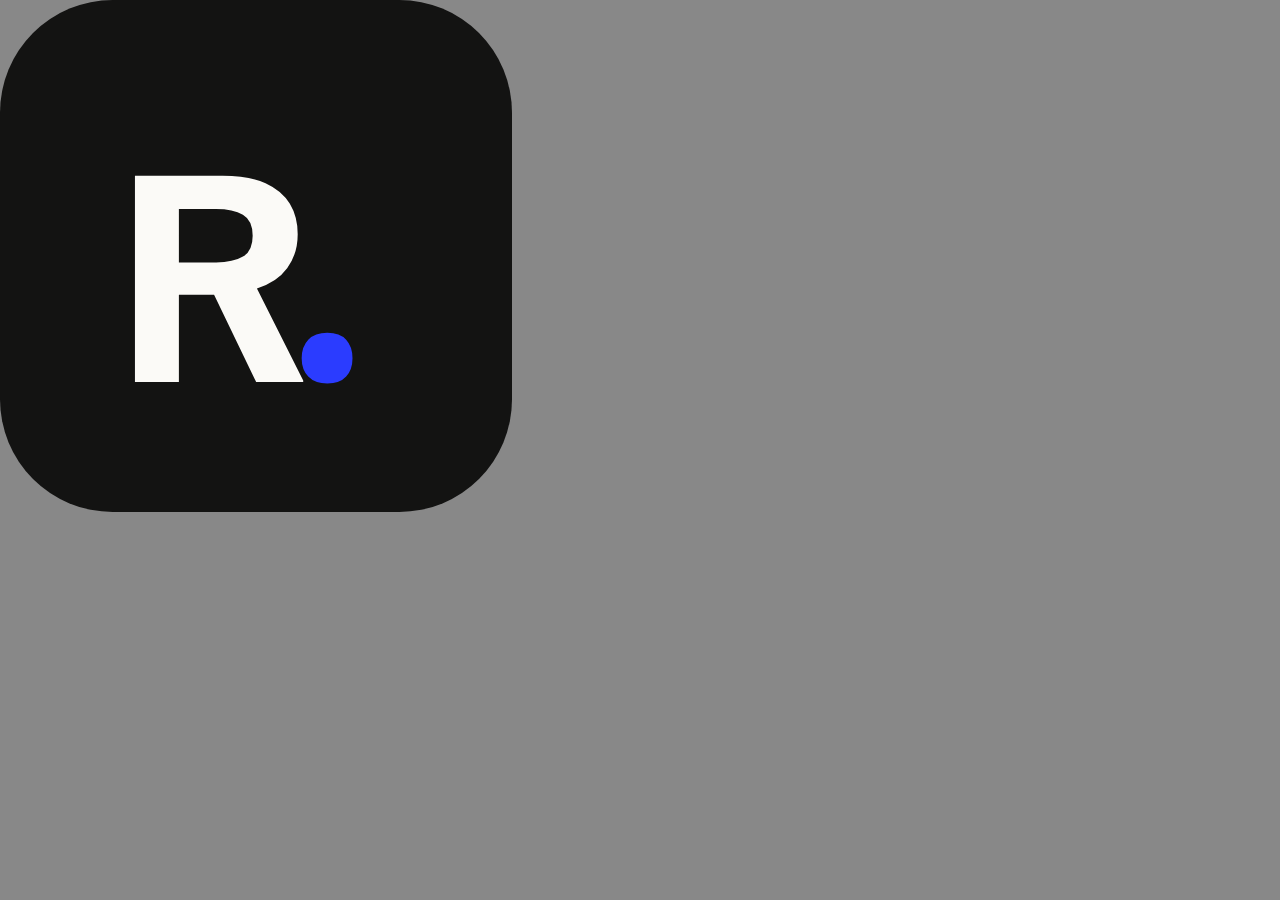
<file: assets/brand/favicon.html>
<!DOCTYPE html>
<!-- Source template for the favicon set. Rendered with Playwright at
     512/192/180/32/16 px (element screenshot of #icon). -->
<html lang="en">
<head>
    <meta charset="UTF-8">
    <link rel="preconnect" href="https://fonts.googleapis.com">
    <link rel="preconnect" href="https://fonts.gstatic.com" crossorigin>
    <link href="https://fonts.googleapis.com/css2?family=Familjen+Grotesk:wght@700&display=swap" rel="stylesheet">
    <style>
        * { margin: 0; padding: 0; box-sizing: border-box; }
        body { background: #888; display: grid; place-items: start; }
        #icon {
            --size: 512px;
            width: var(--size);
            height: var(--size);
            background: #131312;
            border-radius: calc(var(--size) * 0.22);
            display: flex;
            align-items: center;
            justify-content: center;
            font-family: 'Familjen Grotesk', sans-serif;
            font-weight: 700;
        }
        #icon .r {
            color: #fbfaf7;
            font-size: calc(var(--size) * 0.62);
            line-height: 1;
            margin-left: calc(var(--size) * -0.06);
        }
        #icon .dot {
            color: #2b3cff;
            font-size: calc(var(--size) * 0.62);
            line-height: 1;
            margin-left: calc(var(--size) * -0.04);
        }
    </style>
</head>
<body>
    <div id="icon"><span class="r">R</span><span class="dot">.</span></div>
</body>
</html>
</file>
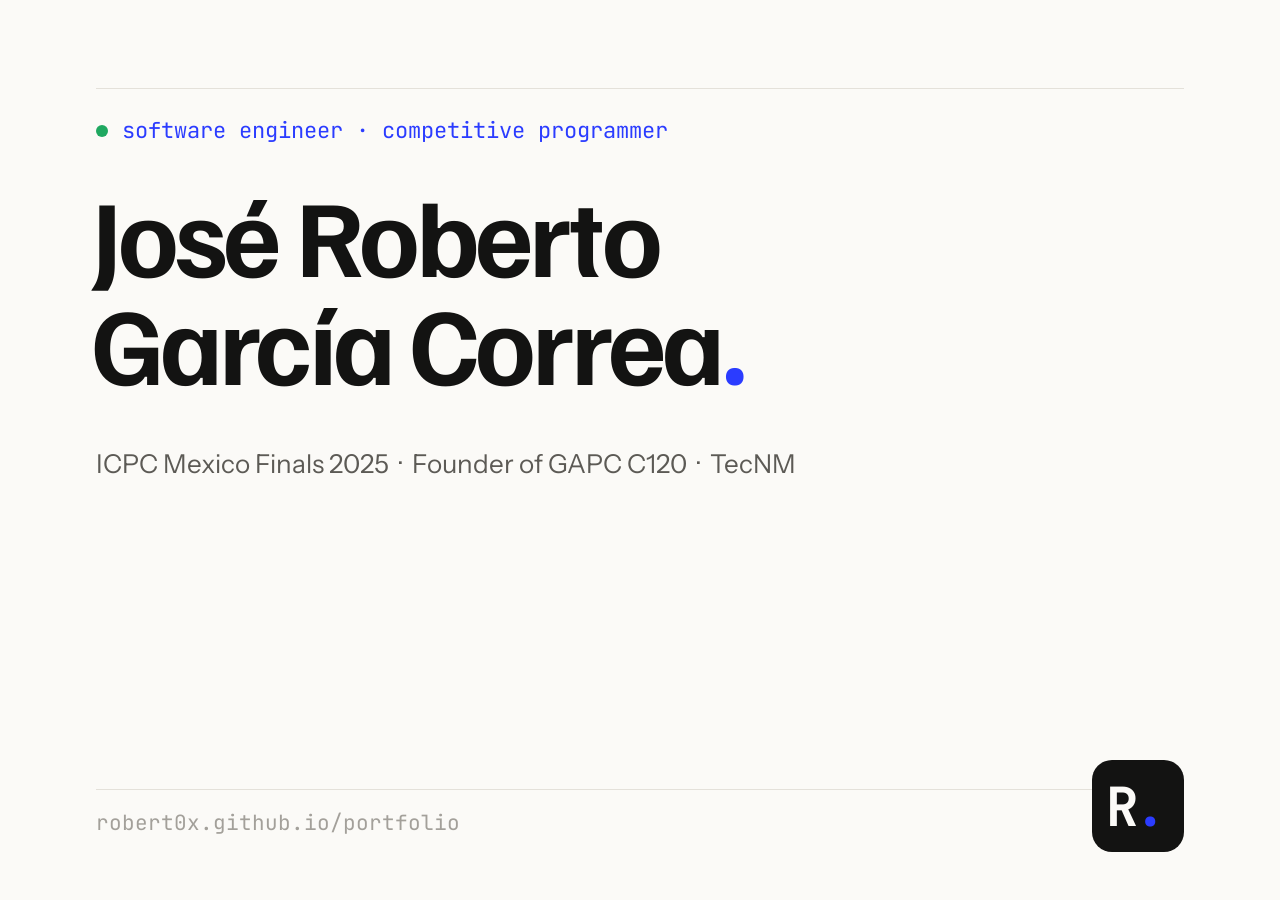
<file: assets/brand/og-image.html>
<!DOCTYPE html>
<!-- Source template for assets/img/og-image.png (1200x630).
     Rendered with Playwright at a 1200x630 viewport.
     F-Definitivo identity: Familjen Grotesk / JetBrains Mono, IKB blue. -->
<html lang="en">
<head>
    <meta charset="UTF-8">
    <link rel="preconnect" href="https://fonts.googleapis.com">
    <link rel="preconnect" href="https://fonts.gstatic.com" crossorigin>
    <link href="https://fonts.googleapis.com/css2?family=Familjen+Grotesk:wght@400;500;600;700&family=Instrument+Sans:wght@400;500&family=JetBrains+Mono:wght@400;500&display=swap" rel="stylesheet">
    <style>
        * { margin: 0; padding: 0; box-sizing: border-box; }
        body {
            width: 1200px;
            height: 630px;
            background: #fbfaf7;
            font-family: 'Familjen Grotesk', sans-serif;
            color: #131312;
            overflow: hidden;
        }
        .rule-top { position: absolute; left: 96px; right: 96px; top: 88px; height: 1px; background: #e4e1da; }
        .rule-bottom { position: absolute; left: 96px; right: 96px; bottom: 110px; height: 1px; background: #e4e1da; }
        .role {
            position: absolute; left: 96px; top: 116px;
            font-family: 'JetBrains Mono', monospace;
            font-size: 22px; color: #2b3cff;
            display: flex; align-items: center; gap: 14px;
        }
        .dot { width: 12px; height: 12px; border-radius: 50%; background: #1fa860; }
        h1 {
            position: absolute; left: 92px; top: 180px;
            font-size: 110px; font-weight: 700;
            letter-spacing: -0.035em; line-height: 0.98;
        }
        h1 em { font-style: normal; color: #2b3cff; }
        .creds {
            position: absolute; left: 96px; top: 448px;
            font-family: 'Instrument Sans', sans-serif;
            font-size: 26px; color: #5c5a55;
        }
        .url {
            position: absolute; left: 96px; bottom: 64px;
            font-family: 'JetBrains Mono', monospace;
            font-size: 21px; color: #a3a09a;
        }
        .mark {
            position: absolute; right: 96px; bottom: 48px;
            width: 92px; height: 92px;
            background: #131312; border-radius: 20px;
            display: flex; align-items: center; justify-content: center;
            font-family: 'JetBrains Mono', monospace;
            font-weight: 700; font-size: 54px;
        }
        .mark .r { color: #fbfaf7; margin-left: -5px; }
        .mark .dot2 { color: #2b3cff; margin-left: -4px; }
    </style>
</head>
<body>
    <div class="rule-top"></div>
    <p class="role"><span class="dot"></span>software engineer · competitive programmer</p>
    <h1>José Roberto<br>García Correa<em>.</em></h1>
    <p class="creds">ICPC Mexico Finals 2025 &nbsp;·&nbsp; Founder of GAPC C120 &nbsp;·&nbsp; TecNM</p>
    <div class="rule-bottom"></div>
    <p class="url">robert0x.github.io/portfolio</p>
    <div class="mark"><span class="r">R</span><span class="dot2">.</span></div>
</body>
</html>
</file>
<file: css/style.css>
/* ============================================================
   Robert García Correa — Portfolio Stylesheet
   "F-Definitivo": editorial-engineering precision.
   Spec: docs/superpowers/specs/2026-06-10-redesign-f-definitivo-design.md
   ============================================================ */

/* --- Design Tokens --- */
:root {
    --paper: #fbfaf7;
    --paper-2: #f4f2ed;
    --card: #ffffff;
    --ink: #131312;
    --ink-2: #56544f;
    --ink-3: #6f6c64;
    --rule: #e4e1da;
    --blue: #2b3cff;
    --blue-soft: rgba(43, 60, 255, 0.07);
    --on-accent: #ffffff; /* text on --blue surfaces */
    --green: #157a47;
    --shadow: 0 1px 2px rgba(20, 18, 12, 0.05), 0 16px 40px rgba(20, 18, 12, 0.08);

    --font-display: 'Familjen Grotesk', sans-serif;
    --font-sans: 'Instrument Sans', sans-serif;
    --font-mono: 'JetBrains Mono', monospace;

    --ease: cubic-bezier(0.16, 1, 0.3, 1);
    color-scheme: light;
}

[data-theme="dark"] {
    --paper: #101013;
    --paper-2: #16161a;
    --card: #1a1a1f;
    --ink: #f0efeb;
    --ink-2: #aaa8a4;
    --ink-3: #8b8985;
    --rule: #26262b;
    --blue: #6573ff;
    --blue-soft: rgba(101, 115, 255, 0.09);
    --on-accent: #0e0e12; /* dark blue is light enough to need dark text for AA */
    --green: #3ecf80;
    --shadow: 0 1px 2px rgba(0, 0, 0, 0.4), 0 16px 40px rgba(0, 0, 0, 0.5);
    color-scheme: dark;
}

/* --- Reset & Base --- */
*,
*::before,
*::after {
    margin: 0;
    padding: 0;
    box-sizing: border-box;
}

html {
    scroll-behavior: smooth;
    scroll-padding-top: 84px;
    -webkit-font-smoothing: antialiased;
    -moz-osx-font-smoothing: grayscale;
}

body {
    font-family: var(--font-sans);
    font-size: 16.5px;
    line-height: 1.7;
    color: var(--ink);
    background-color: var(--paper);
    transition: background-color 0.4s ease, color 0.4s ease;
}

a {
    color: inherit;
    text-decoration: none;
}

img {
    display: block;
    max-width: 100%;
    height: auto;
}

button {
    font-family: inherit;
    cursor: pointer;
    border: none;
    background: none;
    color: inherit;
}

:focus-visible {
    outline: 2px solid var(--blue);
    outline-offset: 2px;
    border-radius: 2px;
}

::selection {
    background: var(--blue);
    color: var(--on-accent);
}

/* --- Utilities --- */
.wrap {
    max-width: 1120px;
    margin: 0 auto;
    padding: 0 36px;
}

.mono {
    font-family: var(--font-mono);
}

/* --- Scroll Reveal ---
   Hiding is gated on html.reveal-ready (added by JS) so content stays
   visible when JavaScript is disabled or fails to load. */
html.reveal-ready [data-reveal] {
    opacity: 0;
    transform: translateY(18px);
    transition: opacity 0.7s var(--ease), transform 0.7s var(--ease);
}

html.reveal-ready [data-reveal].is-visible {
    opacity: 1;
    transform: none;
}

/* --- Navigation --- */
.nav {
    position: sticky;
    top: 0;
    z-index: 100;
    background: var(--paper); /* fallback for browsers without color-mix */
    background: color-mix(in srgb, var(--paper) 88%, transparent);
    backdrop-filter: blur(14px);
    -webkit-backdrop-filter: blur(14px);
    border-bottom: 1px solid var(--rule);
    transition: background 0.4s ease;
}

.nav__in {
    max-width: 1120px;
    margin: 0 auto;
    padding: 0 36px;
    height: 62px;
    display: flex;
    align-items: center;
    gap: 22px;
}

.nav__logo {
    font-family: var(--font-display);
    font-weight: 700;
    font-size: 19px;
    margin-right: auto;
}

.nav__logo i {
    font-style: normal;
    color: var(--blue);
}

.nav__links {
    display: flex;
    align-items: center;
    gap: 22px;
}

.nav__links .lnk {
    color: var(--ink-2);
    font-size: 13.5px;
    font-family: var(--font-mono);
    transition: color 0.2s;
}

.nav__links .lnk:hover,
.nav__links .lnk.active {
    color: var(--blue);
}

.nav__btn {
    font-family: var(--font-mono);
    font-size: 12px;
    border: 1px solid var(--rule);
    color: var(--ink-2);
    padding: 6px 12px;
    border-radius: 4px;
    transition: border-color 0.2s, color 0.2s;
}

.nav__btn:hover {
    border-color: var(--blue);
    color: var(--blue);
}

.nav__cv {
    font-family: var(--font-mono);
    font-size: 12.5px;
    font-weight: 500;
    background: var(--blue);
    color: var(--on-accent);
    padding: 8px 16px;
    border-radius: 4px;
    transition: transform 0.2s var(--ease), box-shadow 0.2s;
}

.nav__cv:hover {
    transform: translateY(-1px);
    box-shadow: 0 6px 18px color-mix(in srgb, var(--blue) 35%, transparent);
}

.nav__mobile-toggle {
    display: none;
    flex-direction: column;
    justify-content: center;
    gap: 5px;
    width: 36px;
    height: 36px;
}

.nav__mobile-toggle span {
    display: block;
    height: 2px;
    width: 20px;
    margin: 0 auto;
    background: var(--ink);
    transition: transform 0.3s var(--ease), opacity 0.3s;
}

.nav__mobile-toggle.active span:nth-child(1) {
    transform: translateY(3.5px) rotate(45deg);
}

.nav__mobile-toggle.active span:nth-child(2) {
    transform: translateY(-3.5px) rotate(-45deg);
}

.mobile-menu {
    position: fixed;
    inset: 62px 0 auto 0;
    z-index: 99;
    background: var(--paper);
    border-bottom: 1px solid var(--rule);
    display: none;
    flex-direction: column;
    padding: 12px 36px 24px;
}

.mobile-menu a {
    font-family: var(--font-mono);
    font-size: 15px;
    color: var(--ink-2);
    padding: 12px 0;
    border-bottom: 1px solid var(--rule);
}

.mobile-menu a:last-child {
    border-bottom: none;
}

/* --- Hero --- */
.hero {
    display: grid;
    grid-template-columns: 1fr 290px;
    gap: 80px;
    padding: 96px 0 84px;
    align-items: end;
}

.hero__head {
    display: flex;
    align-items: center;
    gap: clamp(24px, 3.2vw, 44px);
}

.hero__photo {
    flex-shrink: 0;
    position: relative;
    width: clamp(92px, 10vw, 140px);
    aspect-ratio: 1;
    border-radius: 50%;
    border: 1px solid var(--rule);
    outline: 1px solid var(--rule);
    outline-offset: 6px;
    box-shadow: var(--shadow);
    opacity: 0;
    animation: photoIn 0.9s var(--ease) 0.05s forwards;
}

.hero__photo img {
    width: 100%;
    height: 100%;
    object-fit: cover;
    border-radius: 50%;
}

@keyframes photoIn {
    from { opacity: 0; transform: scale(0.92); }
    to { opacity: 1; transform: none; }
}

.hero__name {
    font-family: var(--font-display);
    font-size: clamp(40px, 6vw, 72px);
    font-weight: 700;
    line-height: 1.02;
    letter-spacing: -0.03em;
}

.hero__name .line {
    display: block;
    overflow: hidden;
    white-space: nowrap;
}

.hero__name .line span {
    display: inline-block;
    transform: translateY(110%);
    animation: lift 0.85s var(--ease) forwards;
}

.hero__name .line:nth-child(1) span { animation-delay: 0.12s; }
.hero__name .line:nth-child(2) span { animation-delay: 0.22s; }

.hero__name em {
    font-style: normal;
    color: var(--blue);
}

.hero__bio {
    margin-top: 32px;
    font-size: 19px;
    color: var(--ink-2);
    max-width: 47ch;
    opacity: 0;
    animation: fadeup 0.8s var(--ease) 0.45s forwards;
}

.spec {
    border-left: 1px solid var(--rule);
    padding-left: 28px;
    font-family: var(--font-mono);
    font-size: 13px;
    display: grid;
    gap: 16px;
    opacity: 0;
    animation: fadeup 0.8s var(--ease) 0.55s forwards;
}

.spec dt {
    color: var(--ink-3);
    font-size: 10.5px;
    text-transform: uppercase;
    letter-spacing: 0.1em;
}

.spec dd {
    margin-top: 2px;
    line-height: 1.55;
}

.spec dd a {
    color: var(--blue);
}

.spec dd a:hover {
    text-decoration: underline;
    text-underline-offset: 3px;
}

.spec dd .ok {
    color: var(--green);
}

@keyframes lift {
    to { transform: none; }
}

@keyframes fadeup {
    from { opacity: 0; transform: translateY(18px); }
    to { opacity: 1; transform: none; }
}

/* --- Proof Strip --- */
.proof {
    border-top: 1px solid var(--rule);
    border-bottom: 1px solid var(--rule);
    display: grid;
    grid-template-columns: repeat(4, 1fr);
}

.proof__item {
    padding: 30px 28px;
    border-right: 1px solid var(--rule);
    transition: background 0.3s;
}

.proof__item:last-child {
    border-right: none;
}

.proof__item:hover {
    background: var(--blue-soft);
}

.proof__n {
    font-family: var(--font-display);
    font-size: 36px;
    font-weight: 700;
    letter-spacing: -0.03em;
    line-height: 1.3;
}

.proof__n i {
    font-style: normal;
    color: var(--blue);
}

.proof__l {
    font-size: 13.5px;
    color: var(--ink-2);
}

/* --- Sections ---
   Longhand padding only: sections also carry .wrap, whose lateral
   padding must survive (shorthand here would zero it out). */
.sect {
    padding-top: 96px;
    padding-bottom: 24px;
}

.sect__head {
    display: flex;
    align-items: baseline;
    gap: 24px;
    margin-bottom: 48px;
    flex-wrap: wrap;
}

.sect__num {
    font-family: var(--font-mono);
    font-size: 12.5px;
    color: var(--blue);
}

.sect__title {
    font-family: var(--font-display);
    font-size: clamp(32px, 4.5vw, 42px);
    font-weight: 700;
    letter-spacing: -0.03em;
}

.sect__note {
    margin-left: auto;
    font-size: 14px;
    color: var(--ink-3);
}

/* --- About --- */
.about__text {
    columns: 2;
    column-gap: 56px;
    margin-bottom: 56px;
}

.about__text p {
    color: var(--ink-2);
    break-inside: avoid;
    margin-bottom: 18px;
}

.bento {
    display: grid;
    grid-template-columns: repeat(4, 1fr);
    gap: 16px;
}

.cell {
    background: var(--card);
    border: 1px solid var(--rule);
    border-radius: 20px;
    box-shadow: var(--shadow);
    padding: 24px 26px;
    display: flex;
    flex-direction: column;
    justify-content: flex-end;
    min-height: 150px;
    transition: transform 0.35s var(--ease), box-shadow 0.35s, background 0.4s;
}

.cell:hover {
    transform: translateY(-5px);
}

.cell--2w {
    grid-column: span 2;
}

.cell__k {
    font-family: var(--font-mono);
    font-size: 11px;
    text-transform: uppercase;
    letter-spacing: 0.08em;
    color: var(--ink-3);
}

.cell__v {
    font-family: var(--font-display);
    font-size: 22px;
    font-weight: 700;
    letter-spacing: -0.02em;
    line-height: 1.25;
}

.cell__v small {
    display: block;
    font-family: var(--font-sans);
    font-size: 14px;
    font-weight: 400;
    color: var(--ink-2);
    letter-spacing: 0;
}

.cell__chips {
    display: flex;
    flex-wrap: wrap;
    gap: 7px;
    margin-top: 12px;
}

.chip {
    font-family: var(--font-mono);
    font-size: 11.5px;
    color: var(--ink-2);
    border: 1px solid var(--rule);
    padding: 4px 10px;
    border-radius: 99px;
}

/* --- Projects --- */
.proj {
    display: grid;
    grid-template-columns: 460px 1fr;
    gap: 52px;
    padding: 44px 0;
    border-top: 1px solid var(--rule);
    align-items: center;
}

.proj--alt {
    grid-template-columns: 1fr 460px;
}

.proj--alt .frame {
    order: 2;
}

.frame {
    border-radius: 12px;
    overflow: hidden;
    border: 1px solid var(--rule);
    box-shadow: var(--shadow);
    background: var(--card);
    transition: transform 0.4s var(--ease), box-shadow 0.4s;
}

.proj:hover .frame {
    transform: translateY(-6px) rotate(-0.4deg);
}

.frame__bar {
    display: flex;
    align-items: center;
    gap: 6px;
    padding: 10px 14px;
    border-bottom: 1px solid var(--rule);
}

.frame__bar i {
    width: 9px;
    height: 9px;
    border-radius: 50%;
    background: var(--rule);
}

.frame__bar span {
    font-family: var(--font-mono);
    font-size: 10.5px;
    color: var(--ink-3);
    margin-left: 8px;
}

.frame__body {
    height: 230px;
    position: relative;
    background: var(--paper-2);
    overflow: hidden;
}

/* abstract UI: TGS dashboard */
.ui-tgs .s {
    position: absolute;
    left: 0;
    top: 0;
    bottom: 0;
    width: 64px;
    background: var(--blue); /* fallback for browsers without color-mix */
    background: color-mix(in srgb, var(--blue) 88%, #000);
}

.ui-tgs .s::before {
    content: "";
    position: absolute;
    left: 14px;
    top: 18px;
    width: 36px;
    height: 36px;
    border-radius: 9px;
    background: rgba(255, 255, 255, 0.25);
}

.ui-tgs .h {
    position: absolute;
    left: 88px;
    top: 22px;
    width: 40%;
    height: 14px;
    border-radius: 4px;
    background: var(--ink-3);
    opacity: 0.5;
}

.ui-tgs .c1,
.ui-tgs .c2,
.ui-tgs .c3 {
    position: absolute;
    top: 60px;
    width: 25%;
    height: 64px;
    border-radius: 8px;
    background: var(--card);
    border: 1px solid var(--rule);
}

.ui-tgs .c1 { left: 88px; }
.ui-tgs .c2 { left: calc(88px + 27%); }
.ui-tgs .c3 { left: calc(88px + 54%); background: var(--blue-soft); }

.ui-tgs .t {
    position: absolute;
    left: 88px;
    right: 24px;
    top: 144px;
    bottom: 20px;
    border-radius: 8px;
    background: var(--card);
    border: 1px solid var(--rule);
}

.ui-tgs .t::before {
    content: "";
    position: absolute;
    inset: 14px;
    background: repeating-linear-gradient(0deg, var(--rule) 0 1px, transparent 1px 22px);
}

/* abstract UI: StudyVault flashcards */
.ui-sv .pill {
    position: absolute;
    left: 20px;
    top: 18px;
    width: 90px;
    height: 12px;
    border-radius: 99px;
    background: var(--ink-3);
    opacity: 0.4;
}

.ui-sv .deck {
    position: absolute;
    left: 50%;
    top: 54%;
    width: 200px;
    height: 124px;
}

.ui-sv .card-f {
    position: absolute;
    inset: 0;
    border-radius: 12px;
    background: var(--card);
    border: 1px solid var(--rule);
    box-shadow: 0 8px 20px rgba(0, 0, 0, 0.07);
}

.ui-sv .card-f:nth-child(1) { transform: translate(-50%, -50%) rotate(-7deg); }
.ui-sv .card-f:nth-child(2) { transform: translate(-46%, -54%) rotate(3deg); }

.ui-sv .card-f:nth-child(3) {
    transform: translate(-54%, -46%);
    background: var(--blue);
    border-color: var(--blue);
}

.ui-sv .card-f:nth-child(3)::before {
    content: "O(n log n)";
    position: absolute;
    inset: 0;
    display: grid;
    place-items: center;
    color: var(--on-accent);
    font-family: var(--font-mono);
    font-size: 15px;
}

/* abstract UI: NoteBook PDF.
   The page is a physical sheet of paper: it stays light in BOTH themes
   on purpose, so its colors are literal rather than theme tokens. */
.ui-nb .page {
    position: absolute;
    left: 50%;
    top: 24px;
    transform: translateX(-50%);
    width: 168px;
    bottom: -30px;
    background: #fbfaf7;
    border: 1px solid var(--rule);
    border-radius: 4px 4px 0 0;
    box-shadow: 0 10px 24px rgba(0, 0, 0, 0.1);
}

[data-theme="dark"] .ui-nb .page {
    background: #ebe9e4;
}

.ui-nb .page::before {
    content: "";
    position: absolute;
    left: 16px;
    right: 16px;
    top: 16px;
    height: 10px;
    background: #131312;
    opacity: 0.8;
}

.ui-nb .page::after {
    content: "";
    position: absolute;
    left: 16px;
    right: 16px;
    top: 38px;
    bottom: 14px;
    background: repeating-linear-gradient(0deg,
        rgba(43, 60, 255, 0.55) 0 2px, transparent 2px 9px,
        rgba(19, 19, 18, 0.5) 9px 11px, transparent 11px 18px);
}

.proj__meta {
    font-family: var(--font-mono);
    font-size: 12.5px;
    color: var(--ink-3);
    margin-bottom: 12px;
}

.proj__meta .star {
    color: var(--blue);
}

.proj__name {
    font-family: var(--font-display);
    font-size: 30px;
    font-weight: 700;
    letter-spacing: -0.02em;
    margin-bottom: 10px;
}

.proj__desc {
    color: var(--ink-2);
    font-size: 15.5px;
    max-width: 56ch;
    margin-bottom: 20px;
}

.proj__desc b {
    color: var(--ink);
    font-weight: 600;
}

.proj__links {
    display: flex;
    gap: 22px;
    font-family: var(--font-mono);
    font-size: 13px;
    flex-wrap: wrap;
}

.proj__links a {
    color: var(--blue);
}

.proj__links a:hover {
    text-decoration: underline;
    text-underline-offset: 4px;
}

.proj__links .dim {
    color: var(--ink-3);
}

/* compact row (in-development project) */
.proj--min {
    display: block;
    padding: 28px 0;
}

.proj--min .proj__name {
    font-size: 22px;
    display: inline;
    margin-right: 14px;
}

.proj--min .proj__desc {
    margin: 6px 0 0;
}

.proj__status {
    font-family: var(--font-mono);
    font-size: 12px;
    color: var(--ink-3);
    border: 1px solid var(--rule);
    padding: 3px 10px;
    border-radius: 99px;
    vertical-align: middle;
}

/* --- Competitive --- */
.cp__intro {
    color: var(--ink-2);
    max-width: 62ch;
    margin-bottom: 44px;
}

.stand {
    border-top: 1px solid var(--rule);
    margin-bottom: 52px;
}

.stand__row {
    display: grid;
    grid-template-columns: 64px 1fr auto auto;
    gap: 8px 32px;
    align-items: baseline;
    padding: 24px 8px;
    border-bottom: 1px solid var(--rule);
    transition: background 0.3s, padding 0.3s var(--ease);
}

.stand__row:hover {
    background: var(--blue-soft);
    padding-left: 20px;
}

.stand__rank {
    font-family: var(--font-display);
    font-size: 22px;
    font-weight: 700;
    color: var(--blue);
}

.stand__what b {
    font-family: var(--font-display);
    font-size: 18px;
    font-weight: 600;
    letter-spacing: -0.01em;
}

.stand__what small {
    display: block;
    font-size: 14px;
    color: var(--ink-2);
}

.stand__verdict {
    font-family: var(--font-mono);
    font-size: 12.5px;
    color: var(--green);
    white-space: nowrap;
}

.stand__year {
    font-family: var(--font-mono);
    font-size: 13px;
    color: var(--ink-3);
}

.profiles {
    display: flex;
    flex-wrap: wrap;
    gap: 14px;
}

.profiles a {
    display: inline-flex;
    align-items: baseline;
    gap: 10px;
    font-size: 14.5px;
    border: 1px solid var(--rule);
    border-radius: 8px;
    padding: 12px 18px;
    transition: border-color 0.2s, transform 0.25s var(--ease);
}

.profiles a:hover {
    border-color: var(--blue);
    transform: translateY(-2px);
}

.profiles .handle {
    font-family: var(--font-mono);
    font-size: 12.5px;
    color: var(--blue);
}

/* --- Experience --- */
.exp {
    border-top: 1px solid var(--rule);
}

.exp__row {
    display: grid;
    grid-template-columns: 200px 1fr;
    gap: 12px 48px;
    padding: 32px 8px;
    border-bottom: 1px solid var(--rule);
    transition: background 0.3s;
}

.exp__row:hover {
    background: var(--blue-soft);
}

.exp__date {
    font-family: var(--font-mono);
    font-size: 13px;
    color: var(--ink-3);
    padding-top: 4px;
}

.exp__role {
    font-family: var(--font-display);
    font-size: 20px;
    font-weight: 600;
    letter-spacing: -0.01em;
}

.exp__org {
    font-size: 14.5px;
    color: var(--blue);
    margin-bottom: 8px;
}

.exp__desc {
    color: var(--ink-2);
    font-size: 15px;
    max-width: 66ch;
}

/* --- Contact --- */
.contact__grid {
    display: grid;
    grid-template-columns: 1fr 1fr;
    gap: 72px;
}

.contact__text {
    color: var(--ink-2);
    margin-bottom: 28px;
}

.contact__links {
    display: flex;
    flex-direction: column;
    gap: 14px;
}

.contact__links a {
    display: inline-flex;
    align-items: center;
    gap: 12px;
    font-family: var(--font-mono);
    font-size: 14px;
    color: var(--ink-2);
    transition: color 0.2s;
    width: fit-content;
}

.contact__links a:hover {
    color: var(--blue);
}

.contact__links svg {
    flex-shrink: 0;
    color: var(--ink-3);
}

.contact__links a:hover svg {
    color: var(--blue);
}

.form-group {
    margin-bottom: 26px;
}

.form-label {
    display: block;
    font-family: var(--font-mono);
    font-size: 11px;
    text-transform: uppercase;
    letter-spacing: 0.1em;
    color: var(--ink-3);
    margin-bottom: 8px;
}

.form-input {
    width: 100%;
    font-family: var(--font-sans);
    font-size: 15.5px;
    color: var(--ink);
    background: transparent;
    border: none;
    border-bottom: 1px solid var(--rule);
    padding: 8px 0 12px;
    transition: border-color 0.25s;
}

.form-input:focus {
    border-bottom-color: var(--blue);
}

.form-input--textarea {
    resize: vertical;
    min-height: 110px;
}

.form-button {
    font-family: var(--font-mono);
    font-size: 13.5px;
    font-weight: 500;
    background: var(--blue);
    color: var(--on-accent);
    padding: 13px 30px;
    border-radius: 4px;
    transition: transform 0.25s var(--ease), box-shadow 0.25s;
}

.form-button:hover {
    transform: translateY(-2px);
    box-shadow: 0 8px 22px color-mix(in srgb, var(--blue) 35%, transparent);
}

/* --- Footer --- */
.footer {
    margin-top: 96px;
    border-top: 1px solid var(--rule);
}

.footer__in {
    max-width: 1120px;
    margin: 0 auto;
    padding: 36px;
    display: flex;
    justify-content: space-between;
    gap: 16px;
    flex-wrap: wrap;
    font-family: var(--font-mono);
    font-size: 12.5px;
    color: var(--ink-3);
}

.footer__in a:hover {
    color: var(--blue);
}

/* --- Responsive ---
   Tiers: 900px = tablet (single-column grids, mobile nav),
   600px = phone (hero photo stacks), 520px = compact (1-col bento). */
@media (max-width: 900px) {
    .nav__links {
        display: none;
    }

    .nav__mobile-toggle {
        display: flex;
    }

    /* the dropdown only ever opens at mobile widths */
    .mobile-menu.active {
        display: flex;
    }

    .hero {
        grid-template-columns: 1fr;
        gap: 44px;
        padding: 64px 0 60px;
    }

    .spec {
        border-left: none;
        border-top: 1px solid var(--rule);
        padding-left: 0;
        padding-top: 24px;
    }

    .proof {
        grid-template-columns: 1fr 1fr;
    }

    .proof__item:nth-child(2) {
        border-right: none;
    }

    .proof__item:nth-child(-n+2) {
        border-bottom: 1px solid var(--rule);
    }

    .about__text {
        columns: 1;
    }

    .bento {
        grid-template-columns: 1fr 1fr;
    }

    .proj,
    .proj--alt {
        grid-template-columns: 1fr;
        gap: 28px;
    }

    .proj--alt .frame {
        order: 0;
    }

    .stand__row {
        grid-template-columns: 48px 1fr;
    }

    .stand__verdict,
    .stand__year {
        grid-column: 2;
    }

    .exp__row {
        grid-template-columns: 1fr;
    }

    .contact__grid {
        grid-template-columns: 1fr;
        gap: 48px;
    }
}

@media (max-width: 600px) {
    .hero__head {
        flex-direction: column;
        align-items: flex-start;
        gap: 26px;
    }
}

@media (max-width: 520px) {
    .wrap {
        padding: 0 22px;
    }

    .nav__in {
        padding: 0 22px;
        gap: 12px;
    }

    .bento {
        grid-template-columns: 1fr;
    }

    .cell--2w {
        grid-column: span 1;
    }

    .sect {
        padding-top: 64px;
        padding-bottom: 16px;
    }

    .sect__note {
        display: none;
    }
}

/* --- Reduced Motion --- */
@media (prefers-reduced-motion: reduce) {
    *,
    *::before,
    *::after {
        animation: none !important;
        transition: none !important;
    }

    html {
        scroll-behavior: auto;
    }

    .hero__name .line span {
        transform: none;
    }

    .hero__bio,
    .hero__photo,
    .spec {
        opacity: 1;
    }

    [data-reveal] {
        opacity: 1;
        transform: none;
    }
}
</file>
